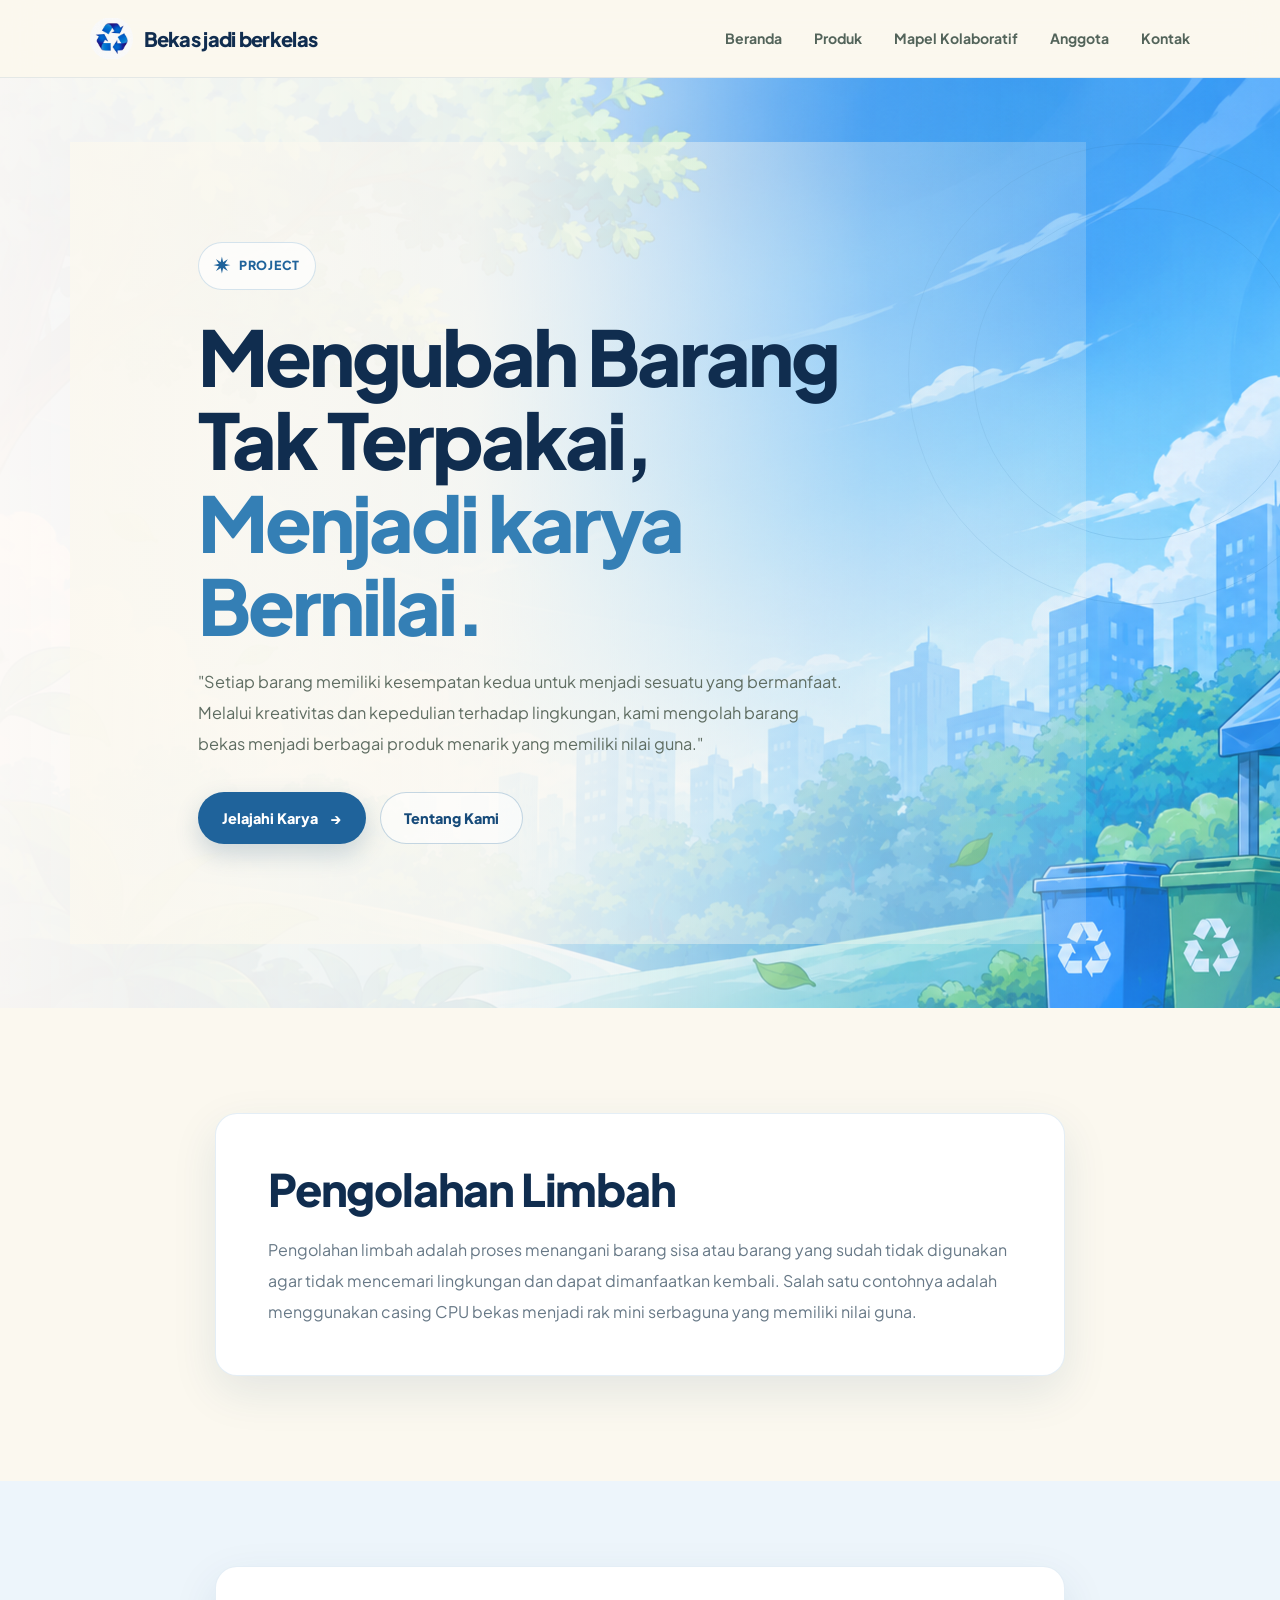
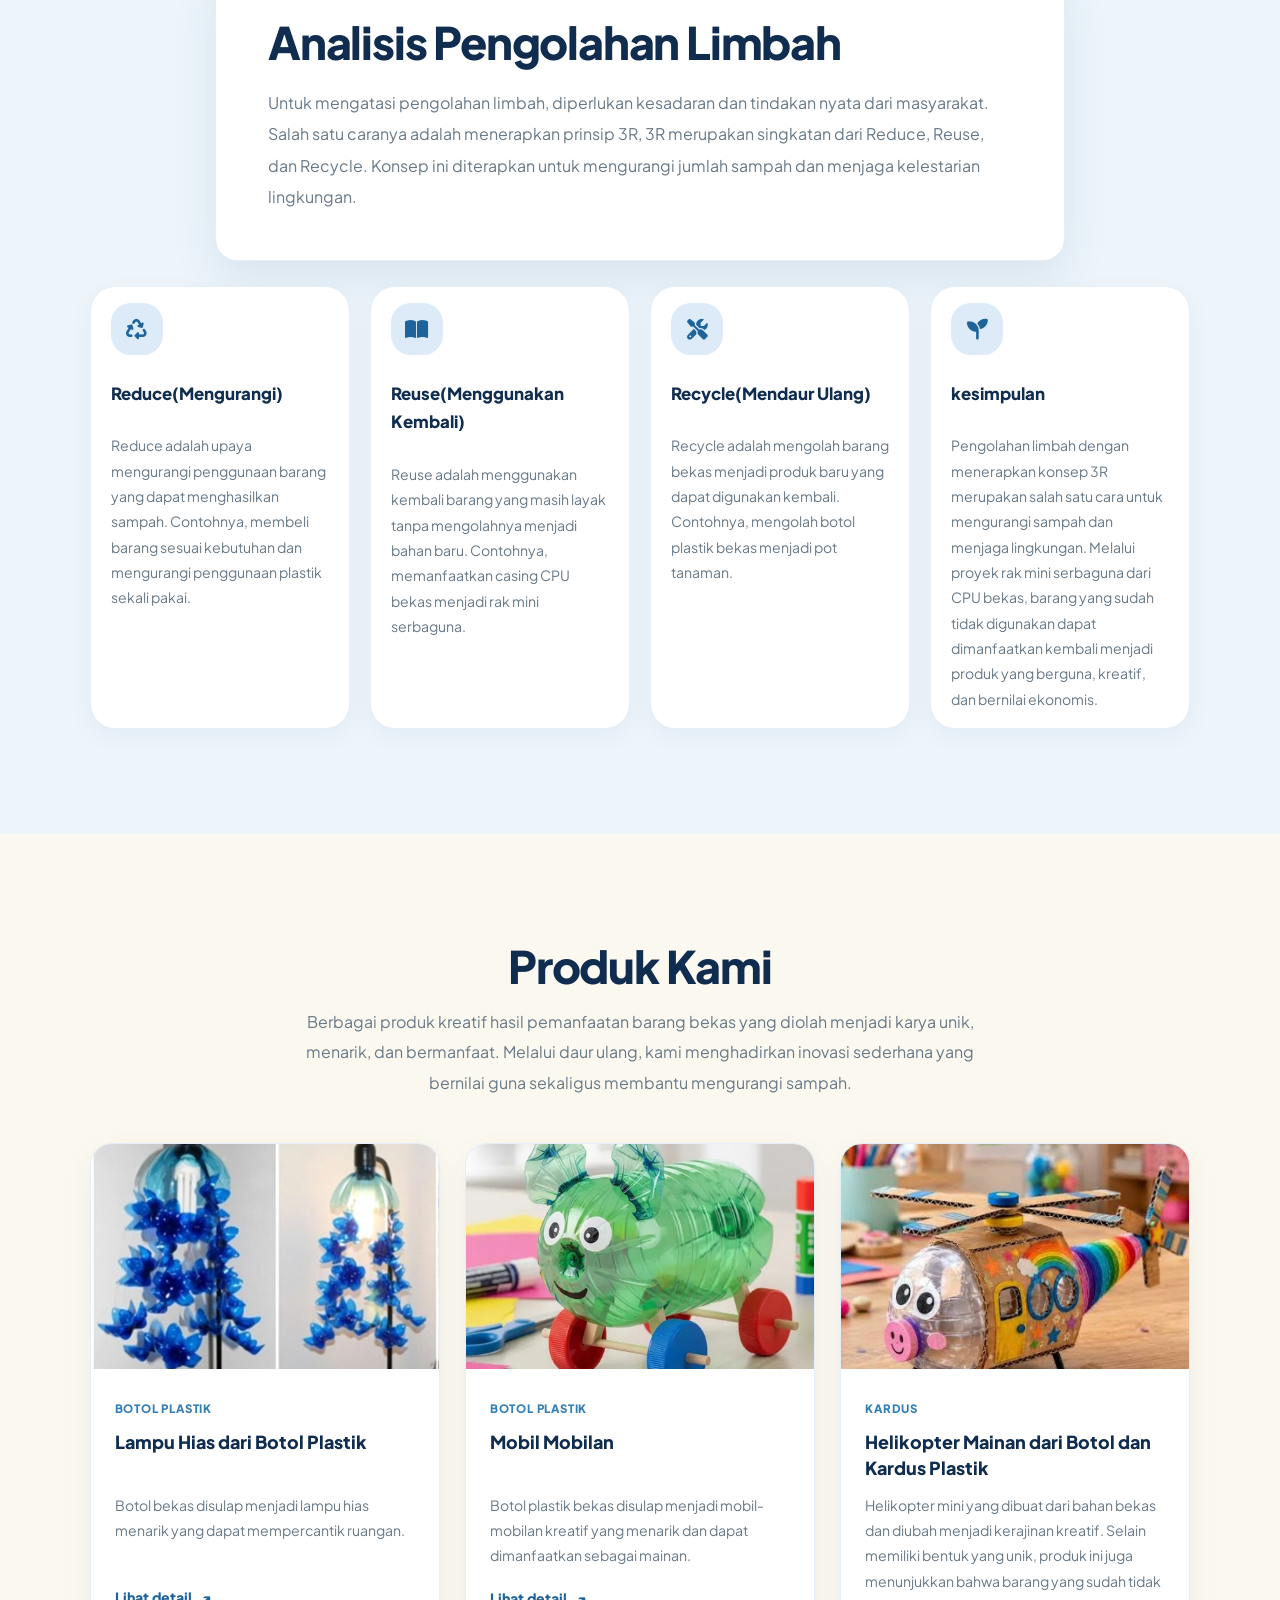
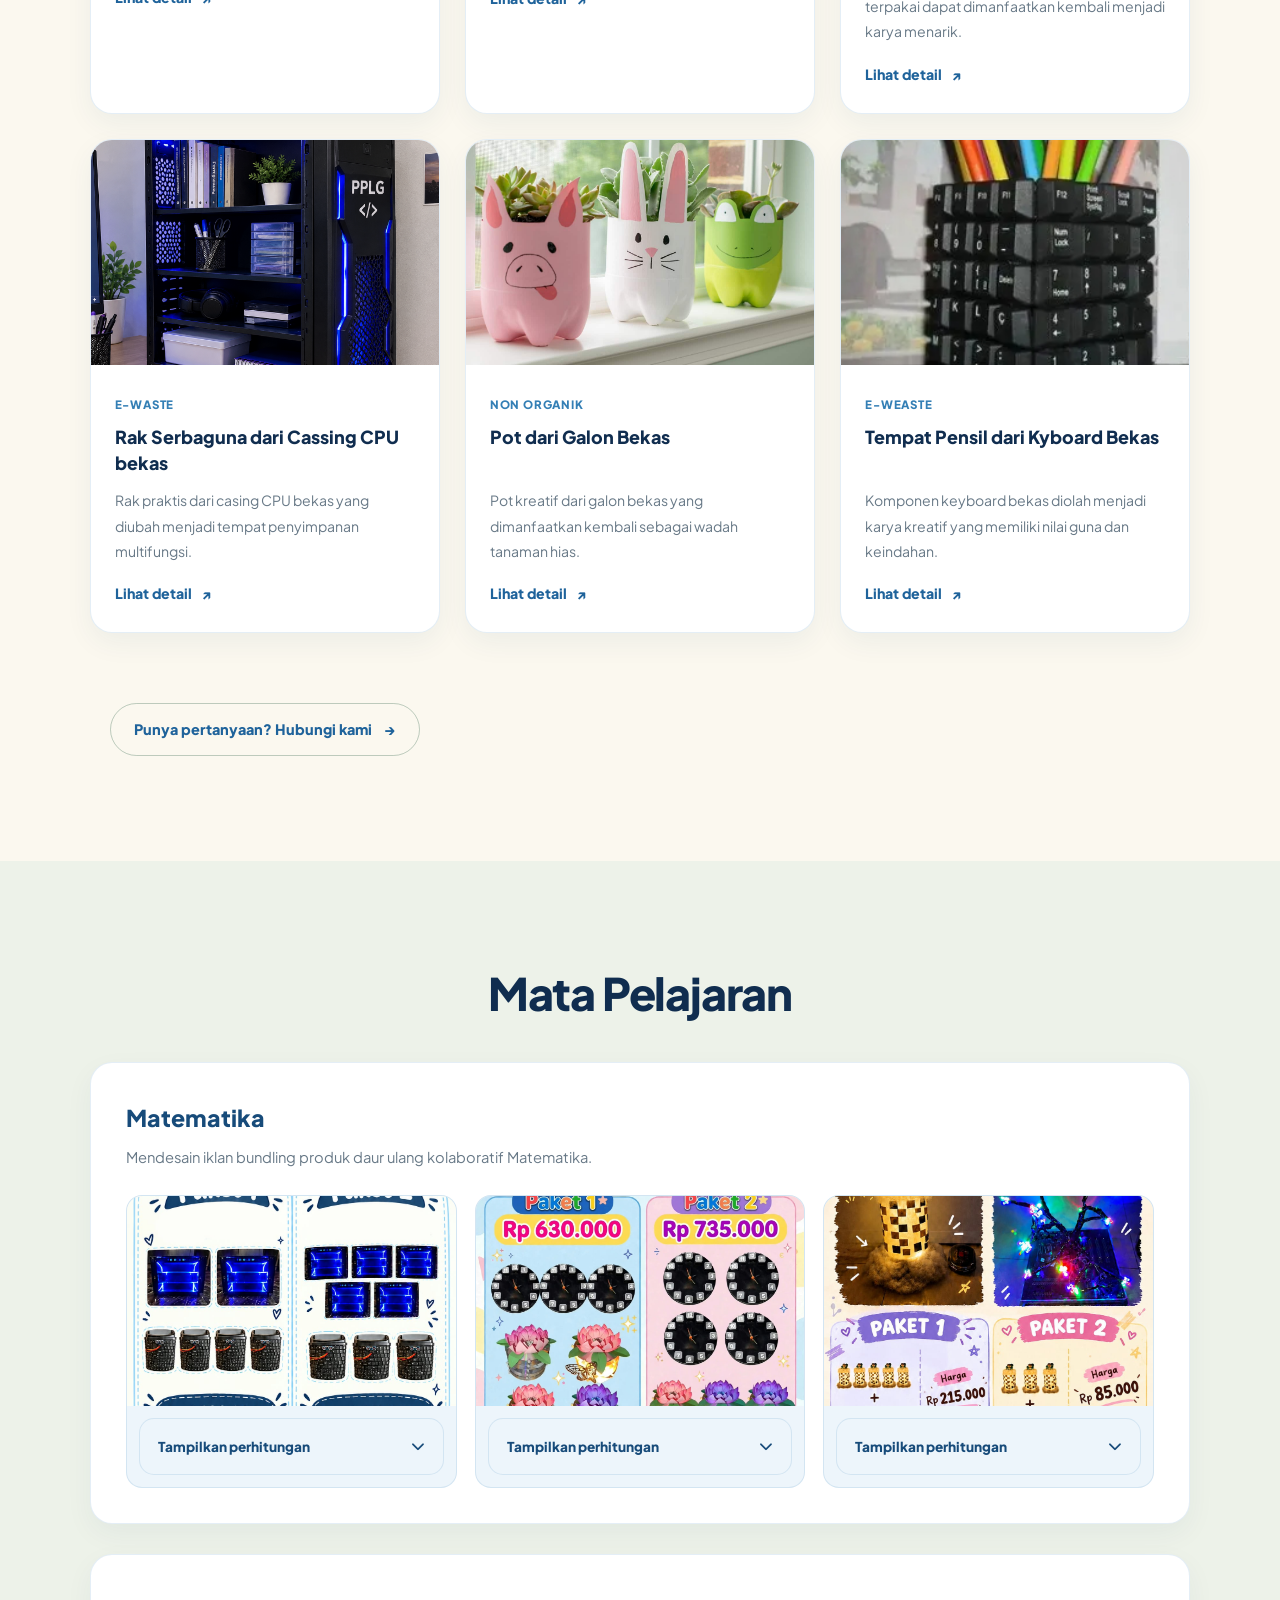
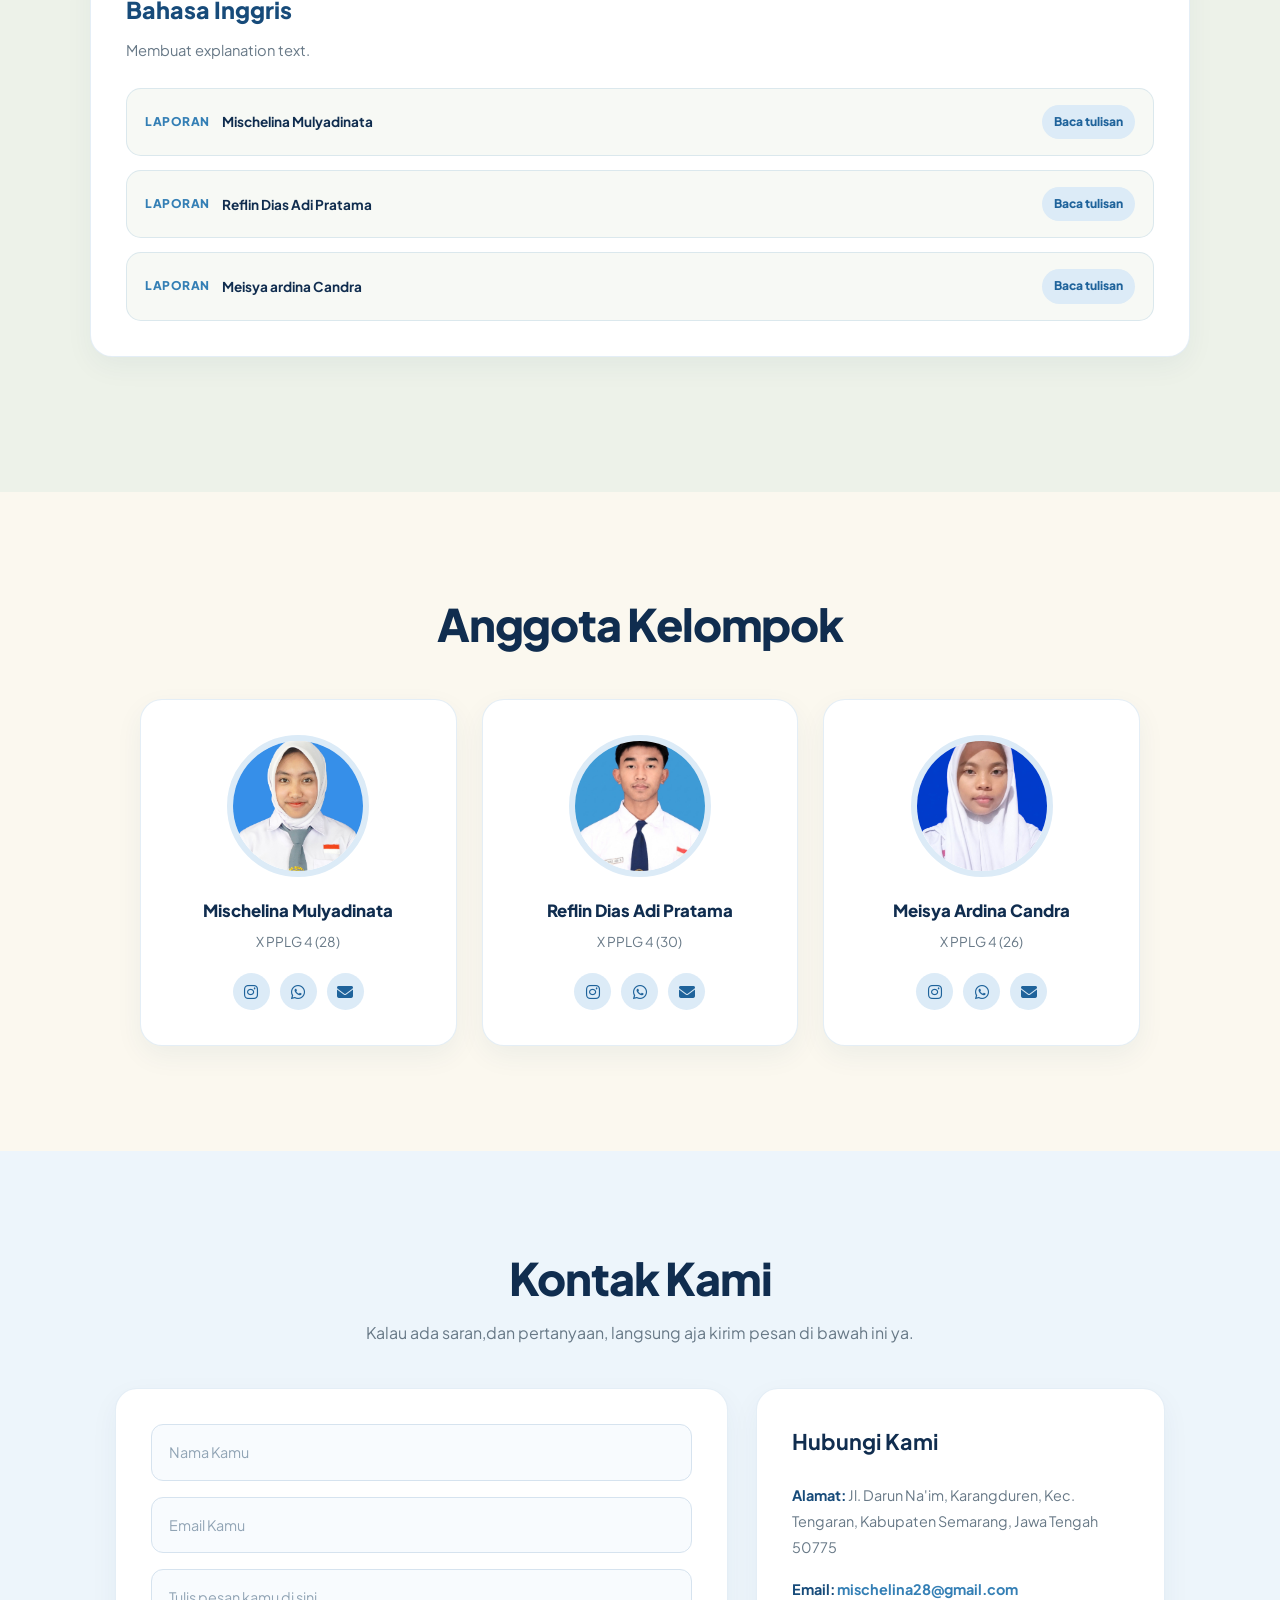
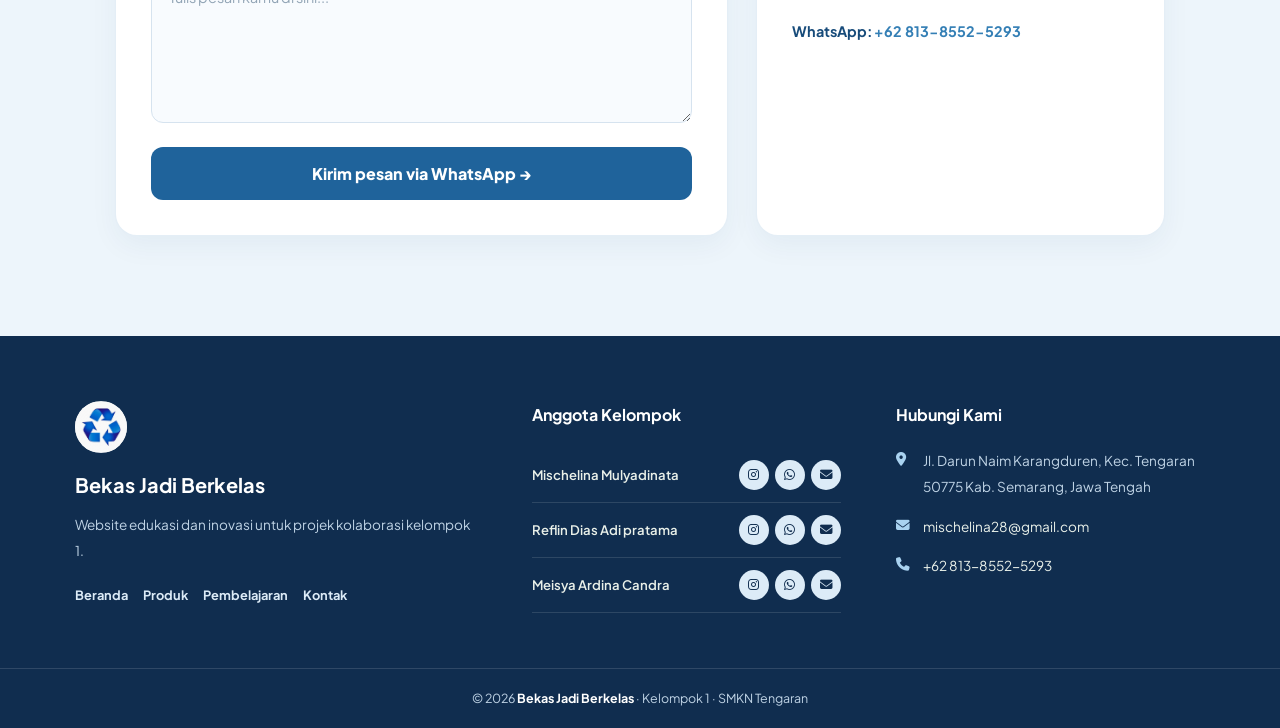
<file: index.html>
<!doctype html>
<html lang="id">
  <head>
    <meta charset="utf-8" />
    <meta name="viewport" content="width=device-width,initial-scale=1" />
    <title>Bekas Jadi Berkelas - Kelompok 1</title>
     <link rel="Stylesheet" href="style.css"/>
      <link rel="stylesheet" href="https://cdnjs.cloudflare.com/ajax/libs/font-awesome/6.5.0/css/all.min.css"/>
       <link rel="stylesheet" href="style.css" />
      <link rel="website icon" href="recycle logo.jpg" />
  </head>

  <body>
    <nav class="nav">
      <a class="logo" href="#home" aria-label="Bekas Jadi Berkelas, ke beranda">
        <img src="recycle logo.jpg" alt="Logo" class="logo-img" />
        <span>Bekas jadi berkelas</span>
      </a>

      <div class="nav-links">
        <a href="#home">Beranda</a>
        <a href="#produk">Produk</a>
        <a href="#mapel">Mapel Kolaboratif</a>
        <a href="#member-wo">Anggota</a>
        <a href="#contact">Kontak</a>
      </div>

      <button
        class="hamburger"
        id="hamburger"
        type="button"
        aria-label="Buka menu navigasi"
        aria-expanded="false"
        aria-controls="navDropdown"
      >
        <span></span>
        <span></span>
        <span></span>
      </button>

      <div class="nav-dropdown" id="navDropdown">
        <a href="#home">Beranda</a>
        <a href="#produk">Produk</a>
        <a href="#mapel">Mapel Kolaboratif</a>
        <a href="#member-wo">Anggota</a>
        <a href="#contact">Kontak</a>
      </div>
    </nav>

    <section class="hero" id="home">
      <header>
        <div class="hero-overlay">
          <div class="hero-text">
            <span class="hero-badge"
              ><span aria-hidden="true">&#10039;</span> Project</span>
            <h1>Mengubah Barang Tak Terpakai,<br /><span>Menjadi karya Bernilai.</span></h1>
            <p>
              "Setiap barang memiliki kesempatan kedua untuk menjadi sesuatu yang bermanfaat. Melalui kreativitas dan kepedulian terhadap lingkungan, kami mengolah barang bekas menjadi berbagai produk menarik yang memiliki nilai guna."
            </p>
            <div class="hero-actions">
              <a class="button button-primary" href="#produk"
                >Jelajahi Karya <span aria-hidden="true">&rarr;</span></a>
              <a class="button button-quiet" href="#about">Tentang Kami</a>
            </div>
          </div>
        </div>
      </header>
    </section> 

    <section class="main" id="about">
      <div class="content-left">
        <h2>Pengolahan Limbah</h2>
        <p>
          Pengolahan limbah adalah proses menangani barang sisa atau barang yang sudah tidak digunakan agar tidak mencemari lingkungan dan dapat dimanfaatkan kembali. Salah satu contohnya adalah menggunakan casing CPU bekas menjadi rak mini serbaguna yang memiliki nilai guna.
        </p>
      </div>
    </section>

    <section id="masalah">
      <div class="masalah">
        <div class="content-left">
          <h2>Analisis Pengolahan Limbah</h2>
          <p>
           Untuk mengatasi pengolahan limbah, diperlukan kesadaran dan tindakan nyata dari masyarakat. Salah satu caranya adalah menerapkan prinsip 3R, 3R merupakan singkatan dari Reduce, Reuse, dan Recycle. Konsep ini diterapkan untuk mengurangi jumlah sampah dan menjaga kelestarian lingkungan.
        </div>
        <div class="solusi-grid">
          <article class="solusi-card">
            <span class="solusi-icon"
              ><i class="fas fa-recycle" aria-hidden="true"></i
            ></span>
            <h3>Reduce(Mengurangi)</h3>
            <p>
              Reduce adalah upaya mengurangi penggunaan barang yang dapat menghasilkan sampah. Contohnya, membeli barang sesuai kebutuhan dan mengurangi penggunaan plastik sekali pakai.
            </p>
          </article>
          <article class="solusi-card">
            <span class="solusi-icon"
              ><i class="fas fa-book-open" aria-hidden="true"></i
            ></span>
            <h3>Reuse(Menggunakan Kembali)</h3>
            <p>
              Reuse adalah menggunakan kembali barang yang masih layak tanpa mengolahnya menjadi bahan baru. Contohnya, memanfaatkan casing CPU bekas menjadi rak mini serbaguna.
            </p>
          </article>
          <article class="solusi-card">
            <span class="solusi-icon"
              ><i class="fas fa-screwdriver-wrench" aria-hidden="true"></i
            ></span>
            <h3>Recycle(Mendaur Ulang)</h3>
            <p>
              Recycle adalah mengolah barang bekas menjadi produk baru yang dapat digunakan kembali. Contohnya, mengolah botol plastik bekas menjadi pot tanaman.
            </p>
          </article>
          <article class="solusi-card">
            <span class="solusi-icon"
              ><i class="fas fa-seedling" aria-hidden="true"></i
            ></span>
            <h3>kesimpulan</h3>
            <p>
               Pengolahan limbah dengan menerapkan konsep 3R merupakan salah satu cara untuk mengurangi sampah dan menjaga lingkungan. Melalui proyek rak mini serbaguna dari CPU bekas, barang yang sudah tidak digunakan dapat dimanfaatkan kembali menjadi produk yang berguna, kreatif, dan bernilai ekonomis.
            </p>
          </article>
        </div>
      </div>
    </section>

    <section class="produk" id="produk">
      <div class="produk-header">
        <h2>Produk Kami</h2>
        <p class="section-intro">
            Berbagai produk kreatif hasil pemanfaatan barang bekas yang diolah menjadi karya unik, menarik, dan bermanfaat. Melalui daur ulang, kami menghadirkan inovasi sederhana yang bernilai guna sekaligus membantu mengurangi sampah.
        </p>
      </div>

      <div class="product-grid" id="productGrid">
        <div class="card">
          <a
            class="product-image"
            href="lampu.html"
            aria-label="Lihat detail produk">
            <img src="lampu hias.jpg" alt="Lampu Hias" /></a>
          <div class="card-content">
            <span class="product-category">Botol Plastik</span>
            <h3>Lampu Hias dari Botol Plastik</h3>
            <p>
              Botol bekas disulap menjadi lampu hias menarik yang dapat mempercantik ruangan. 
            </p>
            <a class="product-action" href="lampu.html"
              >Lihat detail <span aria-hidden="true">&#8599;</span></a
            >
          </div>
        </div>

        <div class="card">
          <a
            class="product-image"
            href="mobil mobilan hijau/index.html"
            aria-label="Lihat detail Mobil Mainan"
            ><img src="mobil mobilan hijau.jpeg" alt="mobil"/></a>
          <div class="card-content">
            <span class="product-category">Botol Plastik</span>
            <h3>Mobil Mobilan</h3>
            <p>
              Botol plastik bekas disulap menjadi mobil-mobilan kreatif yang menarik dan dapat dimanfaatkan sebagai mainan.
            </p>
            <a class="product-action" href="mobil.html"
              >Lihat detail <span aria-hidden="true">&#8599;</span></a
            >
          </div>
        </div>

        <div class="card">
          <a
            class="product-image"
            href="helikopter/index.html"
            aria-label="Lihat detail Helikopter Mainan"
          >
            <img src="helikopter.jpg" alt="Boneka kain flanel"
          /></a>
          <div class="card-content">
            <span class="product-category">Kardus</span>
            <h3>Helikopter Mainan dari Botol dan Kardus Plastik</h3>
            <p>
             Helikopter mini yang dibuat dari bahan bekas dan diubah menjadi kerajinan kreatif. Selain memiliki bentuk yang unik, produk ini juga menunjukkan bahwa barang yang sudah tidak terpakai dapat dimanfaatkan kembali menjadi karya menarik.
            </p>
            <a class="product-action" href="heli.html"
              >Lihat detail <span aria-hidden="true">&#8599;</span></a
            >
          </div>
        </div>

        <div class="card">
          <a
            class="product-image"
            href="rakcpu/index.html"
            aria-label="Lihat detail Rak Serbaguna dari Casing CPU bekas">
            <img
              src="pc ai.png"
              alt="Rak Serbaguna dari Cassing CPU bekas"/></a>
          <div class="card-content">
            <span class="product-category">E-Waste</span>
            <h3>Rak Serbaguna dari Cassing CPU bekas</h3>
            <p>
             Rak praktis dari casing CPU bekas yang diubah menjadi tempat penyimpanan multifungsi.
            </p>
            <a class="product-action" href="cpu.html"
              >Lihat detail <span aria-hidden="true">&#8599;</span></a>
          </div>
        </div>

        <div class="card">
          <a
            class="product-image"
            href="pot/index.html"
            aria-label="Lihat Detail Pot dari Galon Bekas">
            <img src="pot dari galon bekas.jpg" alt="Pot"/></a>
          <div class="card-content">
            <span class="product-category">Non Organik</span>
            <h3>Pot dari Galon Bekas</h3>
            <p>
              Pot kreatif dari galon bekas yang dimanfaatkan kembali sebagai wadah tanaman hias.
            </p>
            <a class="product-action" href="pot.html"
              >Lihat detail <span aria-hidden="true">&#8599;</span></a>
          </div>
        </div>
        
        <div class="card">
          <a
            class="product-image"
            href="tempat pensil/index.html"
            aria-label="Lihat Detail Tempat Pensil">
            <img src="tempat pensil dari kyboard.jpeg" alt="Tempat Pensil dari Keyboard Bekas"/></a>
          <div class="card-content">
            <span class="product-category">E-weaste</span>
            <h3>Tempat Pensil dari Kyboard Bekas</h3>
            <p>
              Komponen keyboard bekas diolah menjadi karya kreatif yang memiliki nilai guna dan keindahan.
            </p>
            <a class="product-action" href="pensil.html"
              >Lihat detail <span aria-hidden="true">&#8599;</span></a>
          </div>
        </div>

      <a class="button button-outline product-contact" href="#contact"
        >Punya pertanyaan? Hubungi kami
        <span aria-hidden="true">&rarr;</span></a
      >
    </section>

    <section id="mapel">
      <h2 class="section-title">Mata Pelajaran</h2>
      <div class="mapel-block">
        <h3 class="mapel-name">Matematika</h3>
        <p>
          Mendesain iklan bundling produk daur ulang kolaboratif Matematika.
        </p>
        <div class="math-gallery">
          <div class="math-card">
            <img
              src="yaya.jpeg"
              alt="Iklan paket bundling dengan variabel pot dari kyboard dan ecoclock"
            />
            <details class="rumus formula-details">
              <summary>
                <span>Tampilkan perhitungan</span
                ><i class="fas fa-chevron-down" aria-hidden="true"></i>
              </summary>
              <div class="formula-content">
                <p class="formula-label">Misalkan</p>
                <div class="formula-box">
                  <span>x = Rak serbaguna dari Cassing CPU bekas</span><span>y = Tempat Sampah Pintar</span>
                </div>
                <p class="formula-label">Persamaan paket</p>
                <div class="equation-list">
                  <code>2x + 4y = 1.100.000</code
                  ><code>5x + 3y = 1.420.000</code>
                </div>
                <p class="formula-label">Penyelesaian menggunakan metode campuran </p>
                <ol class="solution-list">
                  <li> 
                    <strong>Gunakan metode eliminasi</strong> <br>
                    Kurangkan kedua persamaan untuk memper oleh y: <br>
                    <strong>2x + 4y = 1.100.000</strong>. <strong>Dengan 5x + 3y = 1.420.000 </strong>
                    diperoleh <strong>y = 170.000</strong>.
                  </li>
                  <li>
                    <strong>Lalu gunakan substitusi : </strong> <br>
                    masukan nilai y ke persamaan 1: <br>
                    <strong>2x + 4y = 1.100.000</strong> <br>
                    <strong>2x + 4(190.000) = 1.100.000</strong> <br>
                    <strong>2x + 760.000 = 1.100.000</strong> <br>
                    <strong>2x = 1.100.000 - 760.000</strong> <br>
                    <strong>x = 170.000</strong> <br>
                  </li>
                </ol>
                <p class="formula-result">
                  Kesimpulan <br>
                  Harga 1 Rak serbaguna dari cassing CPU bekas = Rp170.000
                  Harga 1 Tampat sampah pintar = Rp190.000 
                </p>

              </div>
            </details>
          </div>
          <div class="math-card">
            <img
              src="reflin.jpeg"
              alt="Iklan paket bundling  Keysound Clock dan Ecoclock "/>
              <details class="rumus formula-details">
              <summary>
                <span>Tampilkan perhitungan</span
                ><i class="fas fa-chevron-down" aria-hidden="true"></i>
              </summary>
              <div class="formula-content">
                <p class="formula-label">Misalkan</p>
                <div class="formula-box">
                  <span>x = harga 1 Keysound Clock</span><span>y = harga 1 EcoLotus Lamp</span>
                </div>
                <p class="formula-label">Persamaan paket</p>
                <div class="equation-list">
                  <code>3x + 4y = 630.000</code
                  ><code>4x + 3y = 735.000</code>
                </div>
                <p class="formula-label">Penyelesaian menggunakan metode campuran </p>
                <ol class="solution-list">
                  <li> 
                    <strong>Gunakan metode eliminasi</strong> <br>
                    Kurangkan kedua persamaan untuk memperoleh nilai x: <br>
                    <strong>3x + 4y = 630.000</strong>. <strong>Dengan 4x + 3y = 735.000 </strong>
                    diperoleh <strong>x = 150.000</strong>.
                  </li>
                  <li>
                    <strong>Lalu gunakan substitusi : </strong> <br>
                    masukan nilai x ke persamaan 1: <br>
                    <strong>3x + 4y = 630.000</strong> <br>
                    <strong>3(150.000) + 4y = 630.000</strong> <br>
                    <strong>450.000 + 4y = 630.000</strong> <br>
                    <strong>4y = 630.000 - 450.000</strong> <br>
                    <strong>x = 180.000 : 4</strong> <br>
                    <strong>x = 45.000</strong> <br>
                  </li>
                </ol>
                <p class="formula-result">
                  Kesimpulan <br>
                  Dari kegiatan ini saya menyimpulkan bahwa SPLDV sangat berguna untuk menentukan harga satuan produk secara tepat dan adil. Dengan membuat sistem persamaan dari data yang ada di iklan, saya bisa menemukan bahwa harga 1 Keysound Clock adalah Rp150.000 dan harga 1 EcoLotus Lamp adalah Rp45.000.
                </p>
              </div>
            </details>

          </div>
          <div class="math-card">
            <img
              src="meisya.jpeg"
              alt="Iklan paket bundling keylight dan reglow tree"/>
              <details class="rumus formula-details">
              <summary>
                <span>Tampilkan perhitungan</span
                ><i class="fas fa-chevron-down" aria-hidden="true"></i>
              </summary>
              <div class="formula-content">
                <p class="formula-label">Misalkan</p>
                <div class="formula-box">
                  <span>x = harga dari 1 Keylight</span><span>y = harga dari 1 Reglow Tree</span>
                </div>
                <p class="formula-label">Persamaan paket</p>
                <div class="equation-list">
                  <code>5x + 7y = 215.000</code
                  ><code>3x + 2y = 85.000</code>
                </div>
                <p class="formula-label">Penyelesaian menggunakan metode campuran </p>
                <ol class="solution-list">
                  <li> 
                    <strong>Gunakan metode eliminasi</strong> <br>
                    Kurangkan kedua persamaan untuk memper oleh y: <br>
                    <strong>5x + 7y = 215.000</strong>. <strong>Dengan 3x + 2y = 85.000 </strong>
                    diperoleh <strong>x = 15.000</strong>.
                  </li>
                  <li>
                    <strong>Lalu gunakan substitusi : </strong> <br>
                    masukan nilai y ke persamaan 1: <br>
                    <strong>3x + 2y = 85.000</strong> <br>
                    <strong>3(15.000) + 2y = 85.000</strong> <br>
                    <strong>45.000+ 2y = 1.100.000</strong> <br>
                    <strong>2y = 40.000</strong> <br>
                    <strong>y = 20.000</strong> <br>
                  </li>
                </ol>
                <p class="formula-result">
                  Kesimpulan <br>
                 Jadi,Harga 1 Keylight adalah RP.15.000 dan
                  Harga 1 Reglow Tree adalah RP.20.000  
                </p>

              </div>
            </details>
          </div>
        </div>
      </div>

      <div class="mapel-block">
        <h3 class="mapel-name">Bahasa Inggris</h3>
        <p>Membuat explanation text.</p>
        <details class="article-details">
          <summary>
            <span>Laporan</span><strong>Mischelina Mulyadinata</strong><span class="article-toggle">Baca tulisan</span>
          </summary>
          <div class="article-body">
            <h1>How an Unused CPU Case Is Transformed into a Multipurpose Shelf</h1>
            <p>
              Electronic waste is one of the environmental problems caused by the rapid development of technology. Many electronic devices, such as computers, keyboards, monitors, and CPU cases, are no longer used because they are damaged or replaced with newer products. As a result, electronic waste continues to increase and can cause environmental problems if it is not managed properly. However, some electronic components still contain materials that can be reused to create new products. One creative way to reduce electronic waste is by transforming an unused computer CPU case into a multipurpose shelf. This project shows that discarded electronic materials can be turned into useful, attractive, and valuable products. It also encourages people to be more creative in managing waste.
            </p>
            <p>
               The transformation process begins by preparing an unused computer CPU case and other necessary materials. The materials include a CPU case, PVC boards, spray paint, LED lights, bolts, stickers, and sandpaper. First, the CPU case is checked to make sure that it is suitable for reuse. Any unnecessary electronic components inside the case are removed carefully. After that, the case is cleaned to remove dust, dirt, and other unwanted materials. The surface is then sanded to make it smoother and easier to paint. Next, spray paint is applied to the outside of the CPU case to make it look cleaner and more attractive. The paint must be allowed to dry completely before continuing to the next step. This preparation is important because it improves the appearance of the CPU case and makes it ready to be transformed into a new product.
            </p>
            <p>
              After the preparation process is completed, the CPU case is transformed into a multipurpose shelf. The empty space inside the case is arranged and modified to create several storage levels. Additional materials, such as PVC boards and bolts, are used to make the shelf more functional and stable. First, the PVC boards are measured and prepared according to the size of the CPU case. Then, the boards are placed inside the case to create separate storage sections. Bolts are used to strengthen the structure and keep the shelf parts in place. After the main structure is finished, LED lights are installed as decorative lighting, and stickers can be added to make the product more attractive. Finally, every part is checked to ensure that the shelf is properly assembled, strong, and stable. Through these steps, an unused CPU case becomes a completely new product with a different function.
            <p>
              As a result, an unused computer CPU case is transformed into a multipurpose shelf that has both functional and aesthetic value. The shelf can be used to store books, stationery, small decorations, accessories, and other items. Besides helping people organize their belongings, the product can also be used as a room or desk decoration. Its unique design makes it different from ordinary shelves because it is made from reused electronic materials. This project provides several environmental benefits because it reduces electronic waste and gives old materials a second purpose. It also teaches the importance of the 3R principle, especially reuse, which means using materials again instead of throwing them away. Furthermore, this activity develops creativity, teamwork, and awareness of environmental problems. Therefore, transforming an unused CPU case into a multipurpose shelf is a simple but meaningful way to support waste management and create a cleaner environment. 
            </p>
          </div>
        </details>

        <details class="article-details">
         <summary>
            <span>Laporan</span><strong>Reflin Dias Adi Pratama</strong><span class="article-toggle">Baca tulisan</span>
          </summary>
          <div class="article-body">

            <h1>How an Unused CPU Case Is Transformed into a Multipurpose Shelf</h1>
            
            <p>
              Electronic waste has become a major global challenge due to the rapid cycle of technological upgrades. Every year, millions of computer components, monitors, and CPU casings are discarded because they are considered outdated or broken. When ignored, this accumulation of e-waste heavily damages our ecosystems. However, with a touch of resourcefulness, many of these durable materials can be upcycled instead of thrown away. Transforming a discarded computer tower into a functional storage shelf is an excellent way to reduce waste. This project shows how standard tech scraps can be redesigned into stylish, high-value furniture, encouraging society to adopt a more eco-conscious lifestyle.
            </p>

            <p>
              The remodeling journey begins with collecting an old CPU casing and gathering essential assembly tools. First, the metal frame must be thoroughly checked and completely gutted of any lingering internal electronic parts. Next, the chassis is wiped down to eliminate accumulated dust, grease, and industrial residues. The metal surface is then sanded smooth to ensure proper adhesion for the new finish. Following this preparation, a fresh layer of protective spray paint is applied to the exterior to give it a modern, clean appearance. It is crucial to let the paint dry completely before moving forward, as this base layer guarantees a premium look for the final product.
            </p>

            <p>
              Once the outer frame is fully prepared, the CPU casing is systematically rebuilt into a multi-tiered organizer. The open interior space is carefully measured to plan out distinct storage compartments. Custom-cut wooden panels or PVC sheets, along with a few sturdy screws, are used to build the internal shelving levels. These shelves are securely mounted inside the frame to maximize stability and weight capacity. After the main physical structure is set, custom vinyl wraps or LED strip lights can be added to enhance its visual appeal. Finally, a thorough safety check ensures every joint is locked in place, completing the transition from a piece of junk into a robust household organizer.
            </p>

            <p>
              Ultimately, this DIY project successfully turns an old computer chassis into an aesthetic, highly practical shelving unit. This customized piece can be used to hold books, display collectibles, or organize desk stationery seamlessly. Its distinct industrial look sets it apart from mass-produced furniture, serving as a great conversation starter in any room. Beyond its immediate utility, the project provides significant ecological benefits by preventing non-biodegradable waste from entering landfills. It serves as a real-world example of circular economy principles, proving that sustainability and creative design can go hand in hand to create a greener environment.
            </p>
          </div>
        </details>

        <details class="article-details">
          <summary>
            <span>Laporan</span><strong>Meisya ardina Candra</strong
            ><span class="article-toggle">Baca tulisan</span>
          </summary>
          <div class="article-body">

            <h1>How an Old CPU Case Is Transformed into a Mini Shelf</h1>

           <p>
              Electronic waste is one of the environmental problems caused by the rapid development of technology. Old CPU cases are often discarded when they are damaged or no longer needed. However, these cases still contain materials that can be reused. One creative way to manage this waste is by transforming an old CPU case into a mini shelf. This transformation shows how electronic waste can become a useful product.
            </p>

            <p>
             The transformation begins by preparing an unused CPU case. The electronic components inside the case are removed carefully. The remaining case is then cleaned to remove dust and dirt. After that, the case is adjusted and prepared to become the main structure of the mini shelf.
            </p>

            <p>
              The CPU case is modified by adding small, strong shelves. These shelves are arranged and attached inside the case to create storage spaces. The surface is decorated with LED lights to make it more attractive. Once all parts are firmly attached, the CPU case becomes a complete mini shelf.
            </p>
            
            <p>
             As a result, an old CPU case is transformed into a useful and attractive mini shelf. It can be used to store small items, books, or decorations. This transformation reduces electronic waste and encourages people to reuse old materials. Therefore, recycling an old CPU case into a mini shelf is a creative way to support a more sustainable environment.
            </p>
          </div>
        </details>
      </div>
    </section>

    <section class="team" id="member-wo">
      <h2>Anggota Kelompok</h2>
      <div class="team-container">
        <div class="member">
          <img
            src="foto misel.jpeg"
            alt="nama, anggota kelompok"
          />
          <h3>Mischelina Mulyadinata</h3>
          <p>X PPLG 4 (28)</p>
          <div class="icons">
            <a
              href="https://www.instagram.com/micellinnaaa?psln=MWdoaTIzdjlydWNjMg=="
              target="_blank"
              rel="noopener noreferrer"
              aria-label="Instagram"
              ><i class="fab fa-instagram"></i
            ></a>
            <a
              href="https://wa.me/081385525293"
              target="_blank"
              rel="noopener noreferrer"
              aria-label="WhatsApp"
              ><i class="fab fa-whatsapp"></i
            ></a>
            <a
              href="mailto:mischelina28@gmail.com"
              aria-label="Kirim email"
              ><i class="fas fa-envelope"></i
            ></a>
          </div>
        </div>

        <div class="member">
          <img
            src="foto rfelin.jpeg"
            alt="Reflin Dias Adi Pratama, anggota kelompok"
          />
          <h3>Reflin Dias Adi Pratama</h3>
          <p>X PPLG 4 (30)</p>
          <div class="icons">
            <a
              href="https://www.instagram.com/scc_flinzz?xtok=MXh5c3AzODBvb2xjMg=="
              target="_blank"
              rel="noopener noreferrer"
              aria-label="Instagram"
              ><i class="fab fa-instagram"></i
            ></a>
            <a
              href="https://wa.me/085640459715"
              target="_blank"
              rel="noopener noreferrer"
              aria-label="WhatsApp"
              ><i class="fab fa-whatsapp"></i
            ></a>
            <a href="mailto:reflindias2@gmail.com" aria-label="Kirim email"
              ><i class="fas fa-envelope"></i
            ></a>
          </div>
        </div>

        <div class="member">
          <img
            src="foto meisya.jpeg"
            alt="nama, anggota kelompok"
          />
          <h3>Meisya Ardina Candra</h3>
          <p>X PPLG 4 (26)</p>
          <div class="icons">
            <a
              href="https://www.instagram.com/matchaenak611?rpxt=bTVxeGw5YnZxZGgz"
              target="_blank"
              rel="noopener noreferrer"
              aria-label="Instagram"
              ><i class="fab fa-instagram"></i
            ></a>
            <a
              href="https://wa.me/085729947326"
              target="_blank"
              rel="noopener noreferrer"
              aria-label="WhatsApp"
              ><i class="fab fa-whatsapp"></i
            ></a>
            <a
              href="mailto:meisya.p26095@satamail.my.id"
              aria-label="Kirim email"
              ><i class="fas fa-envelope"></i
            ></a>
          </div>
        </div>
      </div>
    </section>

    <section class="contact" id="contact">
      <h2>Kontak Kami</h2>
      <p>
        Kalau ada saran,dan pertanyaan, langsung aja kirim pesan di bawah ini
        ya.
      </p>

      <div class="contact-container">
        <form class="contact-form" id="waForm">
          <div class="form-group">
            <label class="sr-only" for="nama">Nama kamu</label>
            <input
              type="text"
              id="nama"
              name="nama"
              autocomplete="name"
              placeholder="Nama Kamu"
              required
            />
          </div>
          <div class="form-group">
            <label class="sr-only" for="email">Email kamu</label>
            <input
              type="email"
              id="email"
              name="email"
              autocomplete="email"
              placeholder="Email Kamu"
              required
            />
          </div>
          <div class="form-group">
            <label class="sr-only" for="pesan">Pesan kamu</label>
            <textarea
              id="pesan"
              name="pesan"
              rows="5"
              placeholder="Tulis pesan kamu di sini..."
              required
            ></textarea>
          </div>
          <button type="submit" class="send-btn">
            Kirim pesan via WhatsApp <span aria-hidden="true">&rarr;</span>
          </button>
        </form>

        <div class="contact-info">
          <h3>Hubungi Kami</h3>
          <p>
            <strong>Alamat:</strong> Jl. Darun Na'im, Karangduren, Kec.
            Tengaran, Kabupaten Semarang, Jawa Tengah 50775
          </p>
          <p><strong>Email:</strong>
            <a 
              href="mailto:mischelina28@gmail.com">
            mischelina28@gmail.com</a>
          </p>
          <p>
            <strong>WhatsApp:</strong>
            <a
              href="https://wa.me/081385525293"
              target="_blank"
              rel="noopener noreferrer"
              aria-label="WhatsApp"
              >+62 813-8552-5293</a
            >
          </p>
        </div>
      </div>
    </section>

    <footer class="footer">
      <div class="footer-container">
        <div class="footer-brand">
          <img src="recycle logo.jpg" alt="Logo" class="footer-logo" />
          <h3>Bekas Jadi Berkelas</h3>
          <p>
            Website edukasi dan inovasi untuk projek kolaborasi kelompok 1.
          </p>
          <nav class="footer-nav" aria-label="Navigasi footer">
            <a href="#home">Beranda</a>
            <a href="#produk">Produk</a>
            <a href="#mapel">Pembelajaran</a>
            <a href="#contact">Kontak</a>
          </nav>
        </div>

        <div class="footer-team">
          <h4>Anggota Kelompok</h4>
          <div class="member-footer">
            <h5>Mischelina Mulyadinata</h5>
            <div class="social-icons">
              <a
                href="https://www.instagram.com/micellinnaaa?psln=MWdoaTIzdjlydWNjMg=="
                target="_blank"
                rel="noopener noreferrer"
                aria-label="Instagram"
                ><i class="fab fa-instagram"></i></a>
              <a
                href="https://wa.me/081385525293"
                target="_blank"
                rel="noopener noreferrer"
                aria-label="WhatsApp"
                ><i class="fab fa-whatsapp"></i
              ></a>
              <a
                href="mailto:mischelina28@gmail.co"
                aria-label="Kirim email"
                ><i class="fas fa-envelope"></i
              ></a>
            </div>
          </div>

          <div class="member-footer">
            <h5>Reflin Dias Adi pratama</h5>
            <div class="social-icons">
              <a
                href="https://www.instagram.com/scc_flinzz?xtok=MXh5c3AzODBvb2xjMg=="
                target="_blank"
                rel="noopener noreferrer"
                aria-label="Instagram"
                ><i class="fab fa-instagram"></i
              ></a>
              <a
                href="https://wa.me/085640459715"
                target="_blank"
                rel="noopener noreferrer"
                aria-label="WhatsApp"
                ><i class="fab fa-whatsapp"></i
              ></a>
              <a href="mailto:reflindias2@gmail.com" aria-label="Kirim email"><i class="fas fa-envelope"></i>
              </a>
            </div>
          </div>

          <div class="member-footer">
            <h5>Meisya Ardina Candra</h5>
            <div class="social-icons">
              <a
                href="https://www.instagram.com/matchaenak611?rpxt=bTVxeGw5YnZxZGgz"
                target="_blank"
                rel="noopener noreferrer"
                aria-label="Instagram"
                ><i class="fab fa-instagram"></i
              ></a>
              <a
                href="https://wa.me/085729947326"
                target="_blank"
                rel="noopener noreferrer"
                aria-label="WhatsApp"
                ><i class="fab fa-whatsapp"></i
              ></a>
              <a
                href="mailto:meisya.p26095@satamail.my.id"
                aria-label="Kirim email"
                ><i class="fas fa-envelope"></i
              ></a>
            </div>
          </div>
        </div>

        <div class="footer-contact">
          <h4>Hubungi Kami</h4>
          <p>
            <i class="fas fa-map-marker-alt"></i>Jl. Darun Naim Karangduren,
            Kec. Tengaran 50775 Kab. Semarang, Jawa Tengah
          </p>
          <p>
            <i class="fas fa-envelope"></i
            ><a href="mailto:mischelina28@gmail.com">mischelina28@gmail.com</a>
          </p>
          <p>
            <i class="fas fa-phone"></i
            ><a href="https://wa.me/081385525293">+62 813-8552-5293</a>
          </p>
        </div>
      </div>

      <div class="footer-bottom">
        <p>
          © 2026 <strong>Bekas Jadi Berkelas</strong> · Kelompok 1 · SMKN Tengaran
        </p>
      </div>
    </footer>

    <div
      class="lightbox"
      id="imageLightbox"
      role="dialog"
      aria-modal="true"
      aria-label="Pratinjau gambar"
      hidden
    >
      <div class="lightbox-dialog">
        <button
          class="lightbox-close"
          type="button"
          aria-label="Tutup pratinjau"
        >
          &times;
        </button>
        <img class="lightbox-image" alt="" />
      </div>
    </div>

  </body>
</html>
</file>
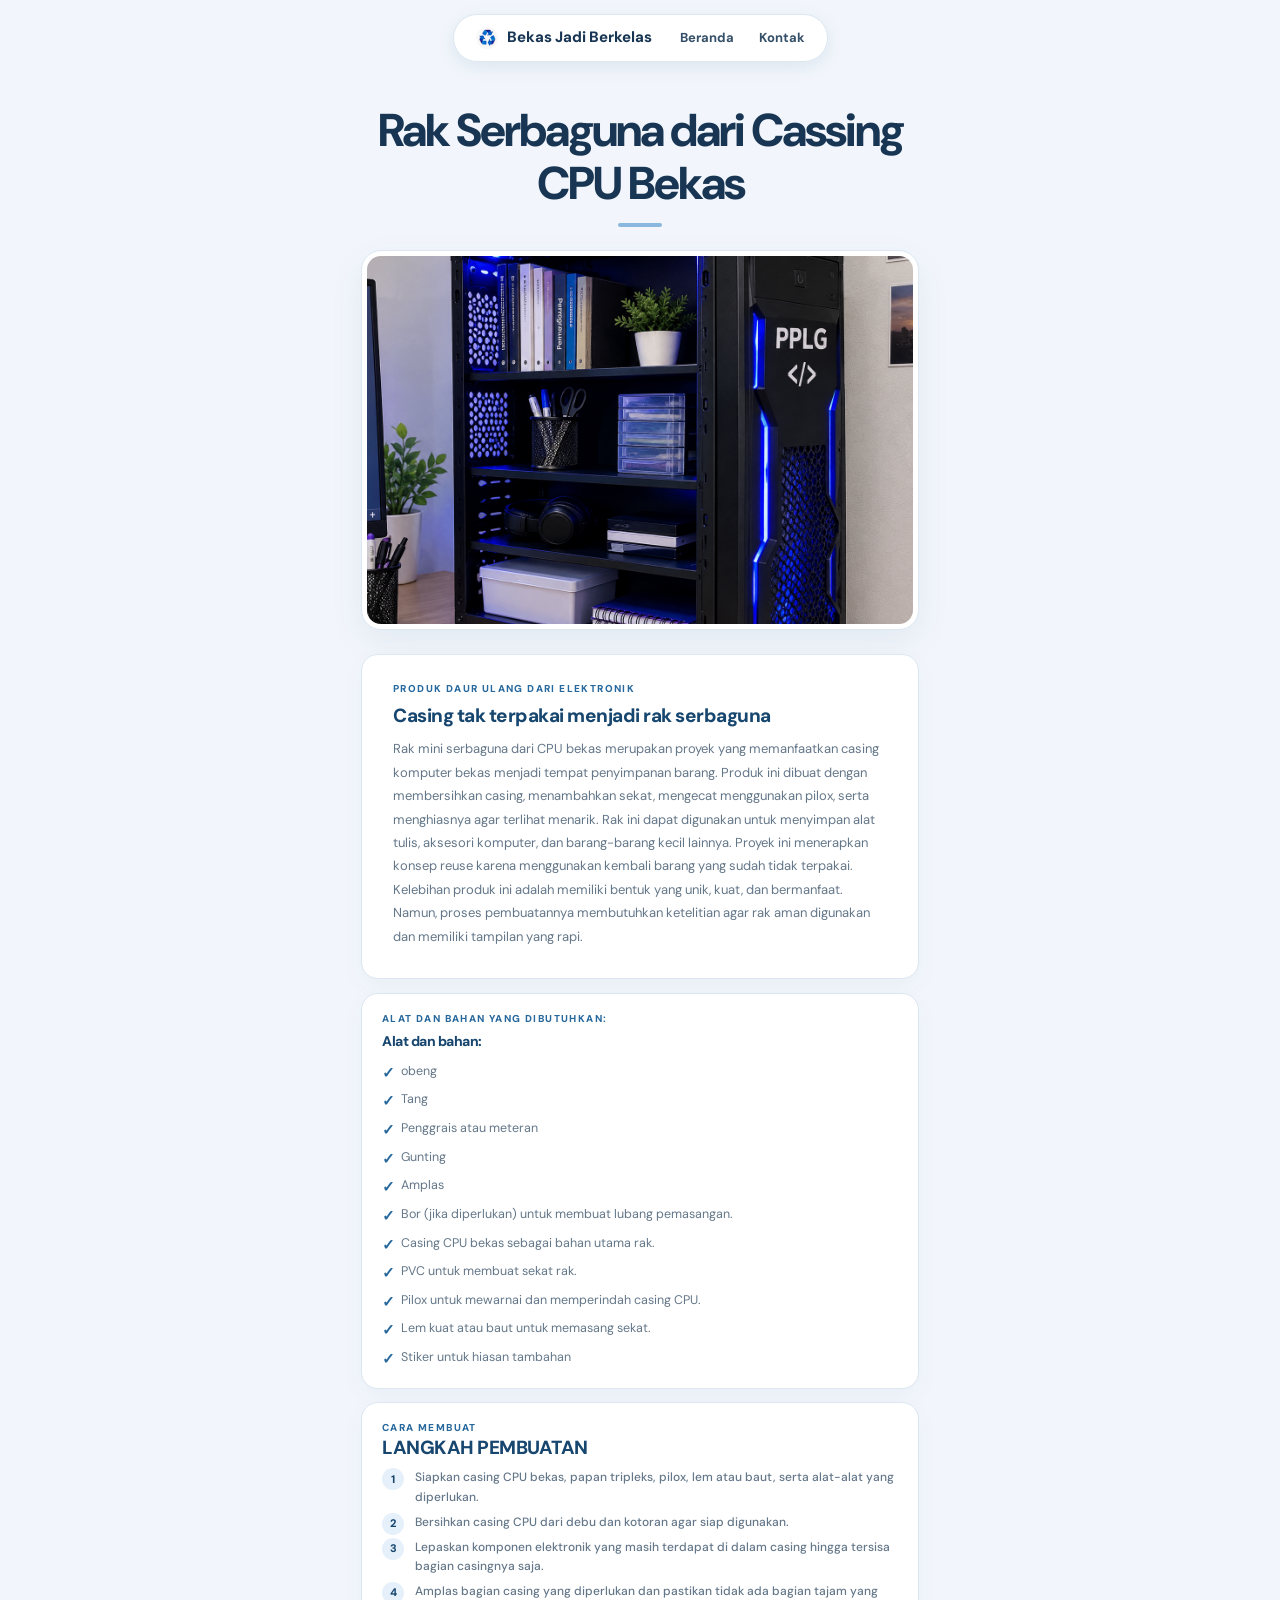
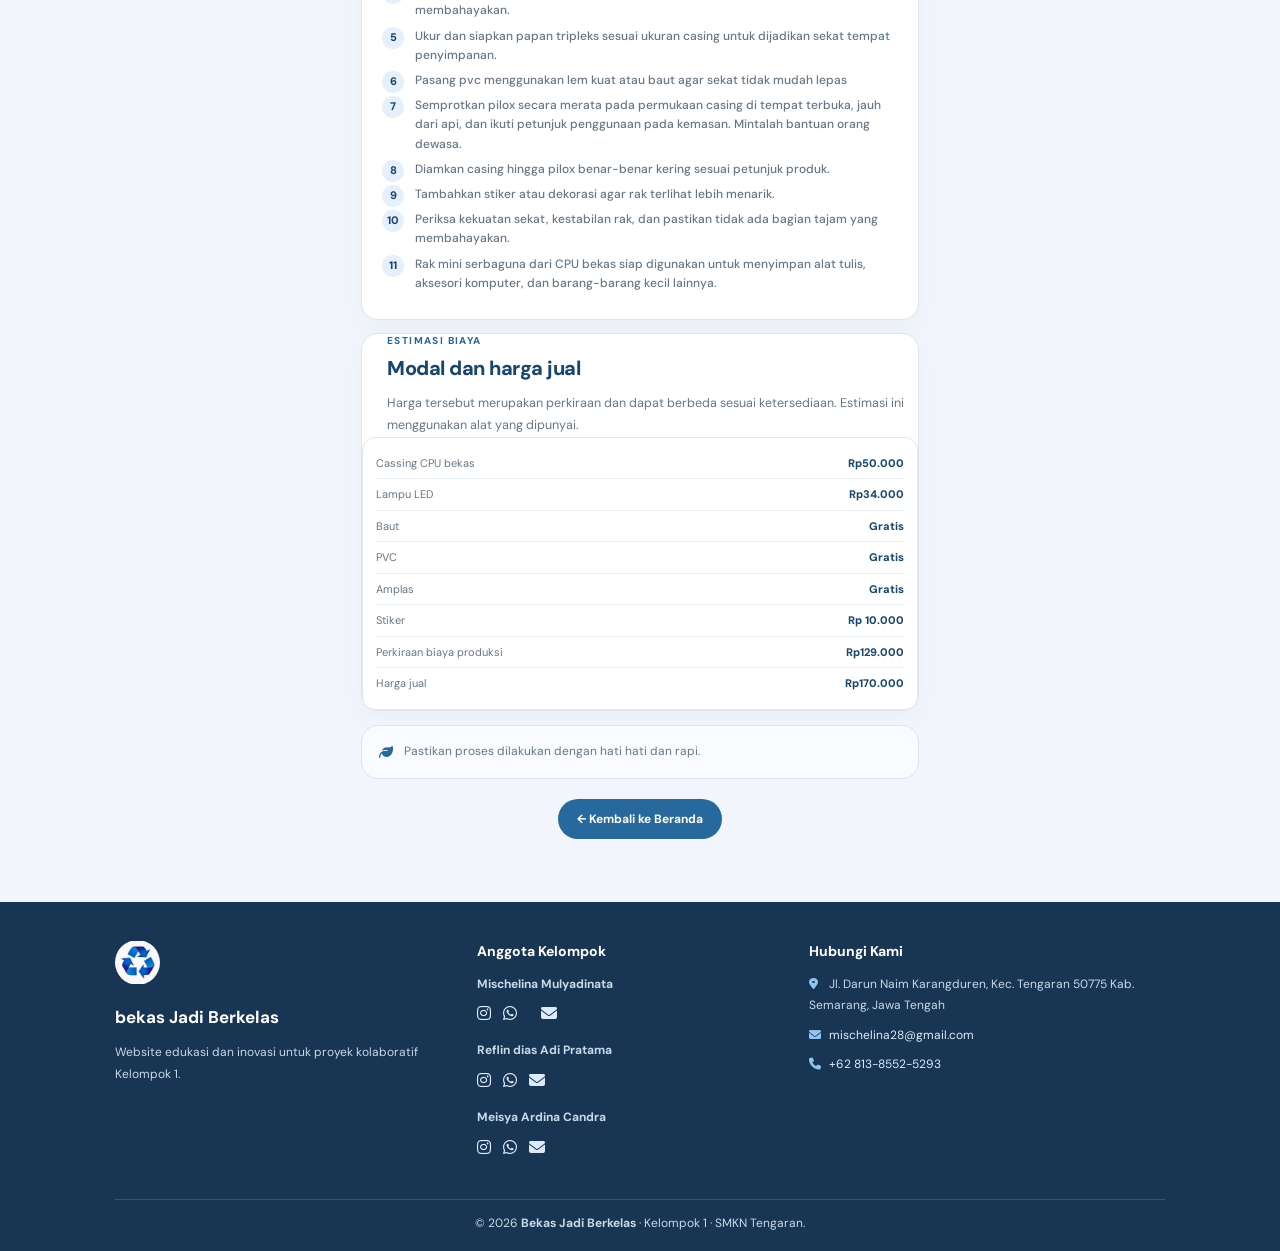
<file: cpu.html>
<!DOCTYPE html>
<html lang="id">
<head>
  <meta charset="UTF-8">
  <meta name="viewport" content="width=device-width, initial-scale=1.0">
  <meta http-equiv="X-UA-Compatible" content="ie=edge">
   <link rel="stylesheet" href="https://cdnjs.cloudflare.com/ajax/libs/font-awesome/6.5.0/css/all.min.css">
  <link rel="stylesheet" href="cpu.css">
  <title>Produk Jam Motherboard</title>
  <link rel="stylesheet" href="pc ai.png">
  <link rel="stylesheet" href="cpu.css">
</head>
<body>
   <nav class="nav">
    <div class="logo">
      <img src="recycle logo.jpg" alt="Logo" class="logo-img">
      <div style="font-size:15px" onclick="window.location.href='index.html'">Bekas Jadi Berkelas</div>
    </div>

    <div class="nav-links">
      <a href="index.html">Beranda</a>
      <a href="#kontak">Kontak</a>
    </div>

    <div class="hamburger" id="hamburger">
      <span></span>
      <span></span>
      <span></span>
    </div>

    <div class="nav-dropdown" id="navDropdown">
      <a href="index.html">Beranda</a>
      <a href="#kontak">Kontak</a>
    </div>
  </nav>

    <div class="container">
    <h1 class="title">Rak Serbaguna dari Cassing CPU Bekas</h1>
    <img src="pc ai.png" class="pc-img" alt="Rak Serbaguna dari Cassing CPU Bekas">
    <main class="product-content">
      <section class="pc-intro"><span class="pc-eyebrow">Produk Daur Ulang dari Elektronik</span>
        <h2>Casing tak terpakai menjadi rak serbaguna</h2>
        <p>
         Rak mini serbaguna dari CPU bekas merupakan proyek yang memanfaatkan casing komputer bekas menjadi tempat penyimpanan barang. Produk ini dibuat dengan membersihkan casing, menambahkan sekat, mengecat menggunakan pilox, serta menghiasnya agar terlihat menarik. Rak ini dapat digunakan untuk menyimpan alat tulis, aksesori komputer, dan barang-barang kecil lainnya. Proyek ini menerapkan konsep reuse karena menggunakan kembali barang yang sudah tidak terpakai. Kelebihan produk ini adalah memiliki bentuk yang unik, kuat, dan bermanfaat. Namun, proses pembuatannya membutuhkan ketelitian agar rak aman digunakan dan memiliki tampilan yang rapi.
        </p>
      </section>
      <div class="pc-grid">
        <section class="pc-card">
          <span class="pc-eyebrow">Alat dan bahan yang dibutuhkan:</span>
            <h2>Alat dan bahan:</h2>
                <ul class="pc-list">
                    <li>obeng</li>
                    <li>Tang</li>
                    <li>Penggrais atau meteran</li>
                    <li>Gunting </li>
                    <li>Amplas</li>
                    <li>Bor (jika diperlukan) untuk membuat lubang pemasangan.</li>
                    <li>Casing CPU bekas sebagai bahan utama rak.</li>
                    <li>PVC untuk membuat sekat rak.</li>
                    <li>Pilox untuk mewarnai dan memperindah casing CPU.</li>
                    <li>Lem kuat atau baut untuk memasang sekat.</li>
                    <li>Stiker untuk hiasan tambahan</li>
             </ul>
        </section>
      <section class="pc-card">
        <span class="pc-eyebrow">Cara membuat<span>
          <h2>Langkah pembuatan</h2>
        <ol class="pc-list numbered">
             <li>Siapkan casing CPU bekas, papan tripleks, pilox, lem atau baut, serta alat-alat yang diperlukan.</li>
             <li>Bersihkan casing CPU dari debu dan kotoran agar siap digunakan.</li>
             <li>Lepaskan komponen elektronik yang masih terdapat di dalam casing hingga tersisa bagian casingnya saja.</li>
             <li>Amplas bagian casing yang diperlukan dan pastikan tidak ada bagian tajam yang membahayakan.</li>
             <li>Ukur dan siapkan papan tripleks sesuai ukuran casing untuk dijadikan sekat tempat penyimpanan.</li>
             <li>Pasang pvc menggunakan lem kuat atau baut agar sekat tidak mudah lepas</li>
             <li>Semprotkan pilox secara merata pada permukaan casing di tempat terbuka, jauh dari api, dan ikuti petunjuk penggunaan pada kemasan. Mintalah bantuan orang dewasa.</li>
             <li>Diamkan casing hingga pilox benar-benar kering sesuai petunjuk produk.</li>
             <li>Tambahkan stiker atau dekorasi agar rak terlihat lebih menarik.</li>
             <li>Periksa kekuatan sekat, kestabilan rak, dan pastikan tidak ada bagian tajam yang membahayakan.</li>
             <li>Rak mini serbaguna dari CPU bekas siap digunakan untuk menyimpan alat tulis, aksesori komputer, dan barang-barang kecil lainnya.</li>
        </ol>
      </section>
      <section class="pc-price">
        <div>
          <span class="pc-eyebrow">Estimasi biaya</span>
          <h2>Modal dan harga jual</h2>
            <p>Harga tersebut merupakan perkiraan dan dapat berbeda sesuai ketersediaan. Estimasi ini menggunakan alat yang dipunyai.</p>
        </div>
        <dl>
          <div>
            <dt>Cassing CPU bekas</dt>
            <dd>Rp50.000</dd>
          </div>
          <div>
            <dt>Lampu LED</dt>
            <dd>Rp34.000</dd>
          </div>
          <div>
            <dt>Baut</dt>
            <dd>Gratis</dd>
          </div>
          <div>
            <dt>PVC</dt>
            <dd>Gratis</dd>
          </div>
          <div>
            <dt>Amplas</dt>
            <dd>Gratis</dd>
          </div>
          <div>
            <dt>Stiker</dt>
            <dd>Rp 10.000</dd>
          </div>
          <div>
            <dt>Perkiraan biaya produksi</dt>
            <dd>Rp129.000</dd>
          </div>
          <div>
            <dt>Harga jual</dt>
            <dd>Rp170.000</dd>
          </div>
        </dl>
        </div>
      </section>
      <aside class="pc-takeaway"><i class="fas fa-leaf" aria-hidden="true"></i><p>Pastikan proses dilakukan dengan hati hati dan rapi.</p></aside>
    </main>
    <a href="index.html" class="btn-back pc-back">← Kembali ke Beranda</a>
  </div>
  
  <footer class="footer">
  <div class="footer-container">
    <div class="footer-brand">
      <img src="recycle logo.jpg" alt="Logo" class="footer-logo">
      <h3>bekas Jadi Berkelas</h3>
      <p>Website edukasi dan inovasi untuk proyek kolaboratif Kelompok 1.</p>
    </div>

    <div class="footer-team">
      <h4>Anggota Kelompok</h4>
      <div class="member-footer">
        <h5>Mischelina Mulyadinata</h5>
        <div class="social-icons">
          <a href="https://www.instagram.com/micellinnaaa?psln=MWdoaTIzdjlydWNjMg==" target="_blank" rel="noopener noreferrer" aria-label="Instagram"><i class="fab fa-instagram"></i></a>
          <a href="https://wa.me/081385525293" target="_blank" rel="noopener noreferrer" aria-label="WhatsApp"><i class="fab fa-whatsapp"></i><a>
          <a href="mailto:mischelina28@gmail.com" aria-label="Kirim email"><i class="fas fa-envelope"></i></a>
        </div>
      </div>

      <div class="member-footer">
        <h5>Reflin dias Adi Pratama</h5>
        <div class="social-icons">
          <a href="https://www.instagram.com/scc_flinzz?xtok=MXh5c3AzODBvb2xjMg==" target="_blank" rel="noopener noreferrer" aria-label="Instagram"><i class="fab fa-instagram"></i></a>
          <a href="https://wa.me/085640459715" target="_blank" rel="noopener noreferrer" aria-label="WhatsApp"><i class="fab fa-whatsapp"></i></a>
          <a href="mailto:reflindias2@gmail.com" aria-label="Kirim email"><i class="fas fa-envelope"></i></a>
        </div>
      </div>

      <div class="member-footer">
        <h5>Meisya Ardina Candra</h5>
        <div class="social-icons">
          <a href="https://www.instagram.com/matchaenak611?rpxt=bTVxeGw5YnZxZGgz" target="_blank" rel="noopener noreferrer" aria-label="Instagram"><i class="fab fa-instagram"></i></a>
          <a href="https://wa.me/085729947326" target="_blank" rel="noopener noreferrer" aria-label="WhatsApp"><i class="fab fa-whatsapp"></i></a>
          <a href="mailto:meisya.p26095@satamail.my.id" aria-label="Kirim email"><i class="fas fa-envelope"></i></a>
        </div>
      </div>
    </div>

    <div class="footer-contact" id="kontak">
      <h4>Hubungi Kami</h4>
      <p><i class="fas fa-map-marker-alt"></i>Jl. Darun Naim Karangduren, Kec. Tengaran 50775 Kab. Semarang, Jawa Tengah</p>
      <p><i class="fas fa-envelope"></i><a href="mailto:mischelina28@gmail.com">mischelina28@gmail.com</a></p>
      <p><i class="fas fa-phone"></i><a href="https://wa.me/081385525293" target="_blank" rel="noopener noreferrer">+62 813-8552-5293</a></p>
    </div>
  </div>
  
  <div class="footer-bottom"><p>© 2026 <strong>Bekas Jadi Berkelas</strong> · Kelompok 1 · SMKN Tengaran.</p></div>
</footer>
 </body>
</html>
</file>
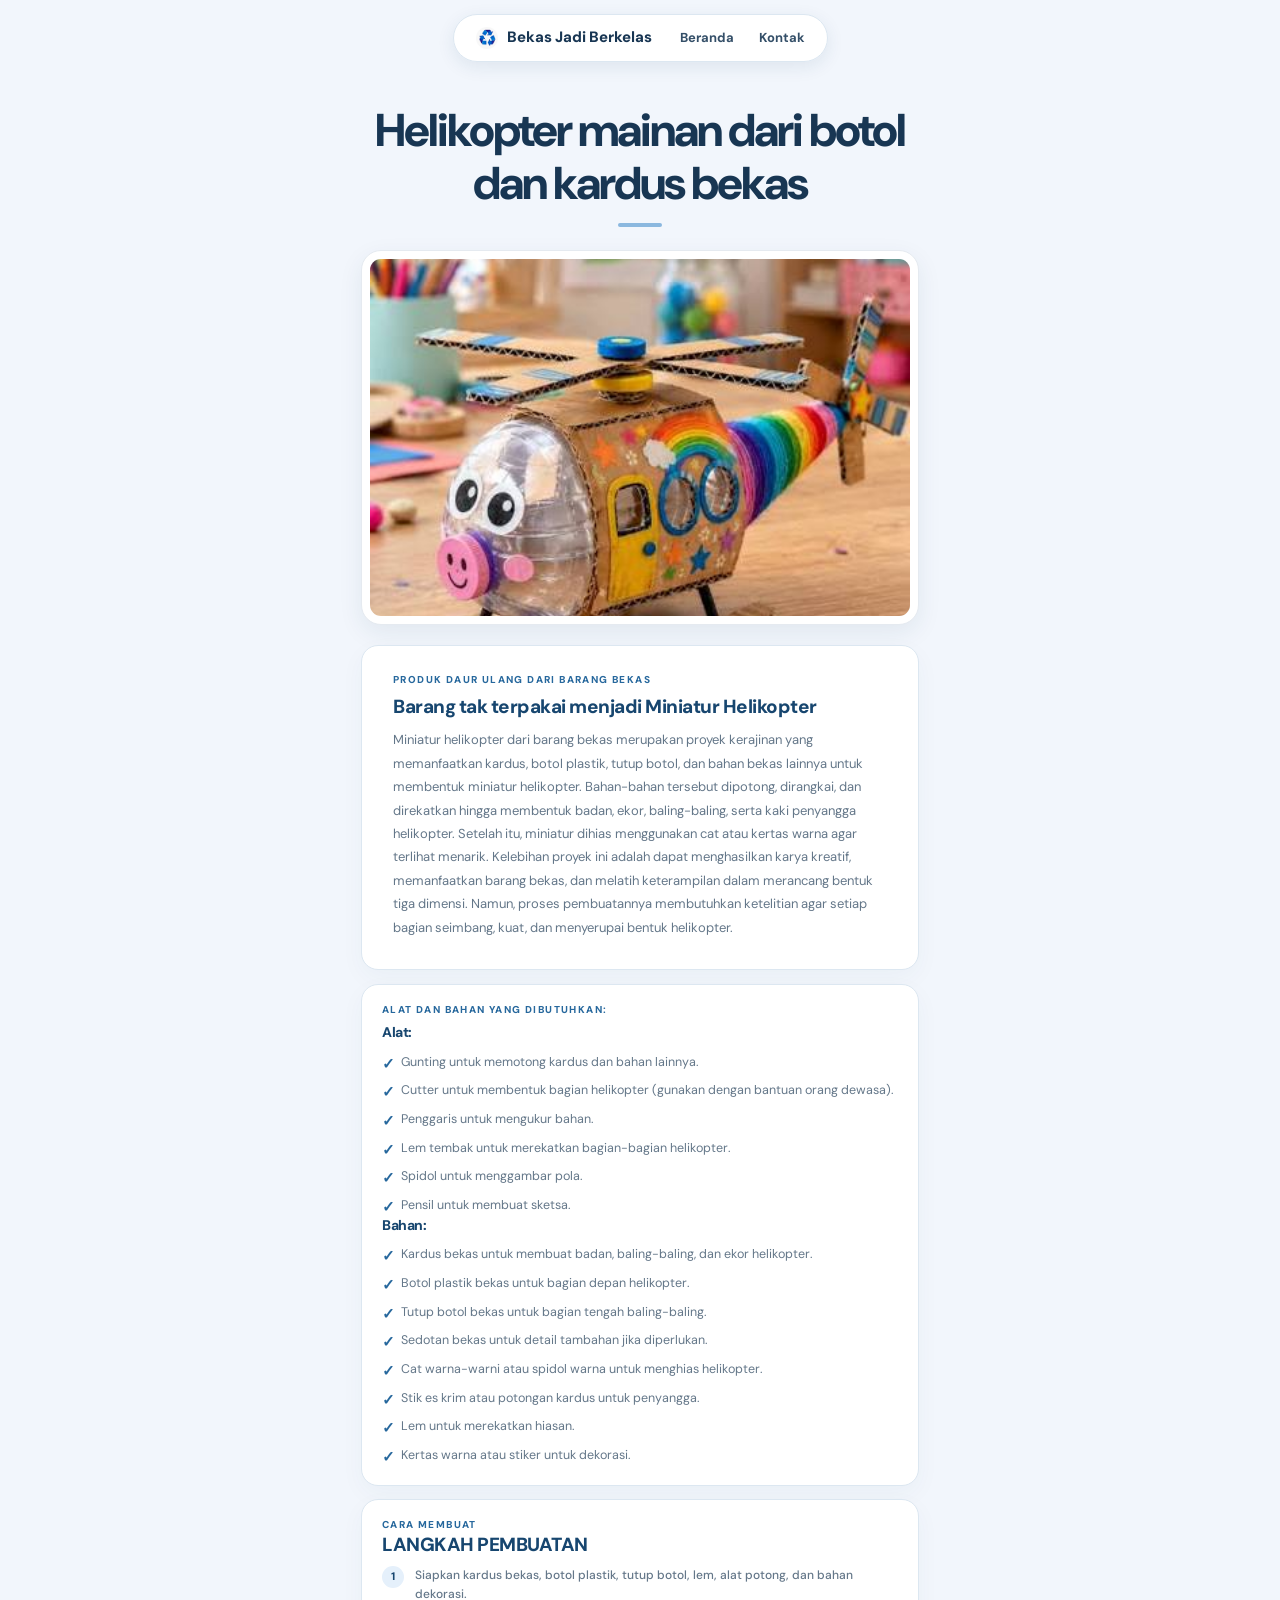
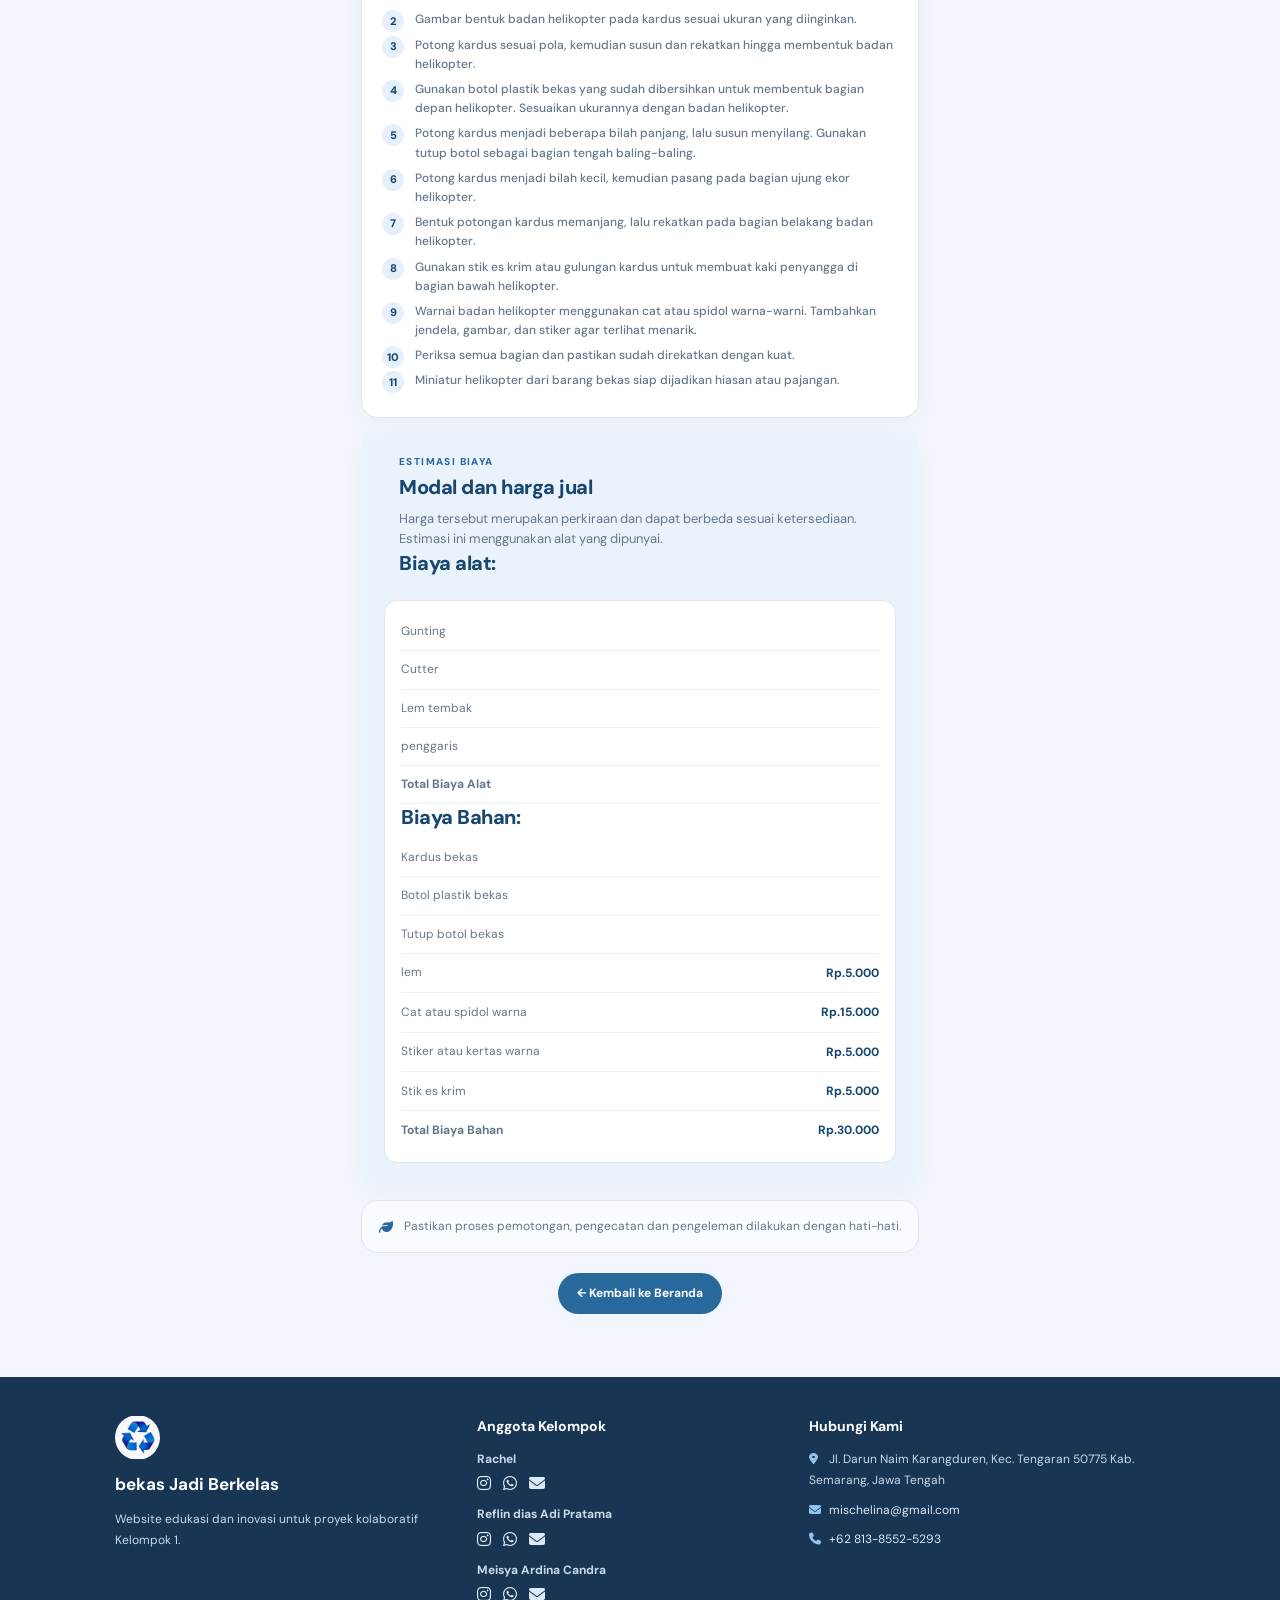
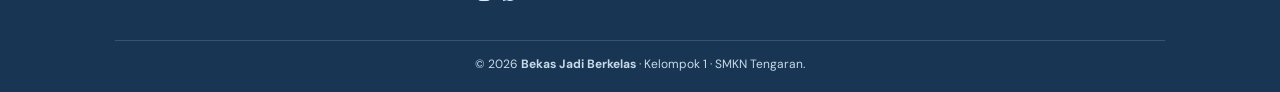
<file: heli.html>
<DOCTYPE html>
<html lang="id">
<head>
  <meta charset="UTF-8">
  <meta name="viewport" content="width=device-width, initial-scale=1.0">
  <meta http-equiv="X-UA-Compatible" content="ie=edge">
   <link rel="stylesheet" href="https://cdnjs.cloudflare.com/ajax/libs/font-awesome/6.5.0/css/all.min.css">
  <link rel="stylesheet" href="heli.css">
  <title>Helikopter Mainan</title>
  <link rel="stylesheet" href="helikopter.jpg">
  <link rel="stylesheet" href="heli.css">
</head>
<body>
   <nav class="nav">
    <div class="logo">
      <img src="recycle logo.jpg" alt="Logo" class="logo-img">
      <div style="font-size:15px" onclick="window.location.href='index.html'">Bekas Jadi Berkelas</div>
    </div>

    <div class="nav-links">
      <a href="index.html">Beranda</a>
      <a href="#kontak">Kontak</a>
    </div>

    <div class="hamburger" id="hamburger">
      <span></span>
      <span></span>
      <span></span>
    </div>

    <div class="nav-dropdown" id="navDropdown">
      <a href="index.html">Beranda</a>
      <a href="#kontak">Kontak</a>
    </div>
  </nav>

    <div class="container">
    <h1 class="title">Helikopter mainan dari botol dan kardus bekas</h1>
    <img src="helikopter.jpg" class="heli-img" alt="helikopter mainan">
    <main class="product-content">
      <section class="pc-intro"><span class="pc-eyebrow">Produk Daur Ulang dari barang bekas</span>
        <h2>Barang tak terpakai menjadi Miniatur Helikopter</h2>
        <p>
          Miniatur helikopter dari barang bekas merupakan proyek kerajinan yang memanfaatkan kardus, botol plastik, tutup botol, 
          dan bahan bekas lainnya untuk membentuk miniatur helikopter. Bahan-bahan tersebut dipotong, dirangkai, dan direkatkan 
          hingga membentuk badan, ekor, baling-baling, serta kaki penyangga helikopter. Setelah itu, miniatur dihias menggunakan cat atau kertas warna agar terlihat menarik. Kelebihan proyek ini adalah dapat menghasilkan karya kreatif, memanfaatkan barang bekas, dan melatih keterampilan dalam merancang bentuk tiga dimensi. Namun, proses pembuatannya membutuhkan ketelitian agar setiap bagian seimbang, kuat, dan menyerupai bentuk helikopter.
        </p>
      </section>
      <div class="pc-grid">
        <section class="pc-card">
          <span class="pc-eyebrow">Alat dan bahan yang dibutuhkan:</span>
          <h2>Alat:</h2>
          <ul class="pc-list">
            <li>Gunting untuk memotong kardus dan bahan lainnya.</li>
            <li>Cutter untuk membentuk bagian helikopter (gunakan dengan bantuan orang dewasa).</li>
            <li>Penggaris untuk mengukur bahan.</li>
            <li>Lem tembak untuk merekatkan bagian-bagian helikopter.</li>
            <li>Spidol untuk menggambar pola.</li>
            <li>Pensil untuk membuat sketsa.</li>
          </ul>
  
        <h2>Bahan:</h2>
        <ul class="pc-list">
          <li>Kardus bekas untuk membuat badan, baling-baling, dan ekor helikopter.</li>
          <li>Botol plastik bekas untuk bagian depan helikopter.</li>
          <li>Tutup botol bekas untuk bagian tengah baling-baling.</li>
          <li>Sedotan bekas untuk detail tambahan jika diperlukan.</li>
          <li>Cat warna-warni atau spidol warna untuk menghias helikopter.</li>
          <li>Stik es krim atau potongan kardus untuk penyangga.</li>
          <li>Lem untuk merekatkan hiasan.</li>
          <li>Kertas warna atau stiker untuk dekorasi.</li>
        </ul>
        </section>
        
      <section class="pc-card">
        <span class="pc-eyebrow">Cara membuat<span>
          <h2>Langkah pembuatan</h2>
          <ol class="pc-list numbered">
          <li>Siapkan kardus bekas, botol plastik, tutup botol, lem, alat potong, dan bahan dekorasi.</li>
          <li>Gambar bentuk badan helikopter pada kardus sesuai ukuran yang diinginkan.</li>
          <li>Potong kardus sesuai pola, kemudian susun dan rekatkan hingga membentuk badan helikopter.</li>
          <li>Gunakan botol plastik bekas yang sudah dibersihkan untuk membentuk bagian depan helikopter. Sesuaikan ukurannya dengan badan helikopter.</li>
          <li>Potong kardus menjadi beberapa bilah panjang, lalu susun menyilang. Gunakan tutup botol sebagai bagian tengah baling-baling.</li>
          <li>Potong kardus menjadi bilah kecil, kemudian pasang pada bagian ujung ekor helikopter.</li>
          <li>Bentuk potongan kardus memanjang, lalu rekatkan pada bagian belakang badan helikopter.</li>
          <li>Gunakan stik es krim atau gulungan kardus untuk membuat kaki penyangga di bagian bawah helikopter.</li>
          <li>Warnai badan helikopter menggunakan cat atau spidol warna-warni. Tambahkan jendela, gambar, dan stiker agar terlihat menarik.</li>
          <li>Periksa semua bagian dan pastikan sudah direkatkan dengan kuat.</li>
          <li>Miniatur helikopter dari barang bekas siap dijadikan hiasan atau pajangan.</li>
        </ol>
        </div>
      </section>
          
      <section class="pc-price">
        <div>
          <span class="pc-eyebrow">Estimasi biaya</span>
          <h2>Modal dan harga jual</h2>
            <p>Harga tersebut merupakan perkiraan dan dapat berbeda sesuai ketersediaan. Estimasi ini menggunakan alat yang dipunyai.</p>
          <h2>Biaya alat:
        </div>
        <dl>
          <div>
            <dt>Gunting</dt>
            <dd></dd>
          </div>
          <div>
            <dt>Cutter</dt>
            <dd></dd>
          </div>
          <div>
            <dt>Lem tembak</dt>
            <dd></dd>
</div>
          <div>
            <dt>penggaris</dt>
            <dd></dd>
          </div>
          <div>
            <dt><b>Total Biaya Alat</b></dt>
            <dd></dd>
          </div>
          
        <h2>Biaya Bahan:</h2>
          <div>
            <dt>Kardus bekas</dt>
            <dd></dd>
          </div>
          <div>
            <dt>Botol plastik bekas</dt>
            <dd></dd>
          </div>
          <div>
            <dt>Tutup botol bekas</dt>
            <dd></dd>
          </div>
          <div>
            <dt>lem</dt>
            <dd>Rp.5.000</dd>
          </div>
          <div>
            <dt>Cat atau spidol warna</dt>
            <dd>Rp.15.000</dd>
          </div>
          <div>
            <dt>Stiker atau kertas warna</dt>
            <dd>Rp.5.000</dd>
          </div>
          <div>
            <dt>Stik es krim</dt>
            <dd>Rp.5.000</dd>
          </div>
          <div>
            <dt><b>Total Biaya Bahan</b></dt>
            <dd>Rp.30.000</dd>
          </div>
        </dl>
      </section>
      <aside class="pc-takeaway"><i class="fas fa-leaf" aria-hidden="true"></i><p>Pastikan proses pemotongan, pengecatan dan pengeleman dilakukan dengan hati-hati.</p></aside>
    </main>
    <a href="index.html" class="btn-back pc-back">← Kembali ke Beranda</a>
  </div>
  
  <footer class="footer">
  <div class="footer-container">
    <div class="footer-brand">
      <img src="recycle logo.jpg" alt="Logo" class="footer-logo">
      <h3>bekas Jadi Berkelas</h3>
      <p>Website edukasi dan inovasi untuk proyek kolaboratif Kelompok 1.</p>
    </div>

    <div class="footer-team">
      <h4>Anggota Kelompok</h4>
      <div class="member-footer">
        <h5>Rachel</h5>
        <div class="social-icons">
          <a href="https://www.instagram.com/micellinnaaa?psln=MWdoaTIzdjlydWNjMg==" target="_blank" rel="noopener noreferrer" aria-label="Instagram"><i class="fab fa-instagram"></i></a>
          <a href="https://wa.me/081385525293" target="_blank" rel="noopener noreferrer" aria-label="WhatsApp"><i class="fab fa-whatsapp"></i></a>
          <a href="mailto:mischelina@gmail.com" aria-label="Kirim email"><i class="fas fa-envelope"></i></a>
        </div>
      </div>
      <div class="member-footer">
        <h5>Reflin dias Adi Pratama</h5>
        <div class="social-icons">
          <a href="https://www.instagram.com/scc_flinzz?xtok=MXh5c3AzODBvb2xjMg==" target="_blank" rel="noopener noreferrer" aria-label="Instagram"><i class="fab fa-instagram"></i></a>
          <a href="https://wa.me/085640459715" target="_blank" rel="noopener noreferrer" aria-label="WhatsApp"><i class="fab fa-whatsapp"></i></a>
          <a href="mailto:reflindias2@gmail.com" aria-label="Kirim email"><i class="fas fa-envelope"></i></a>
        </div>
      </div>

      <div class="member-footer">
        <h5>Meisya Ardina Candra</h5>
        <div class="social-icons">
          <a href="https://www.instagram.com/matchaenak611?rpxt=bTVxeGw5YnZxZGgz" target="_blank" rel="noopener noreferrer" aria-label="Instagram"><i class="fab fa-instagram"></i></a>
          <a href="https://wa.me/085729947326" target="_blank" rel="noopener noreferrer" aria-label="WhatsApp"><i class="fab fa-whatsapp"></i></a>
          <a href="mailto:meisya.p26095@satamail.my.id" aria-label="Kirim email"><i class="fas fa-envelope"></i></a>
        </div>
      </div>
    </div>

    <div class="footer-contact" id="kontak">
      <h4>Hubungi Kami</h4>
      <p><i class="fas fa-map-marker-alt"></i>Jl. Darun Naim Karangduren, Kec. Tengaran 50775 Kab. Semarang, Jawa Tengah</p>
      <p><i class="fas fa-envelope"></i><a href="mailto:mischelina28@gmail.com">mischelina@gmail.com</a></p>
      <p><i class="fas fa-phone"></i><a href="https://wa.me/081385525293">+62 813-8552-5293</a></p>
    </div>
  </div>
  
  <div class="footer-bottom"><p>© 2026 <strong>Bekas Jadi Berkelas</strong> · Kelompok 1 · SMKN Tengaran.</p></div>
</footer>
 </body>
</html>
</file>
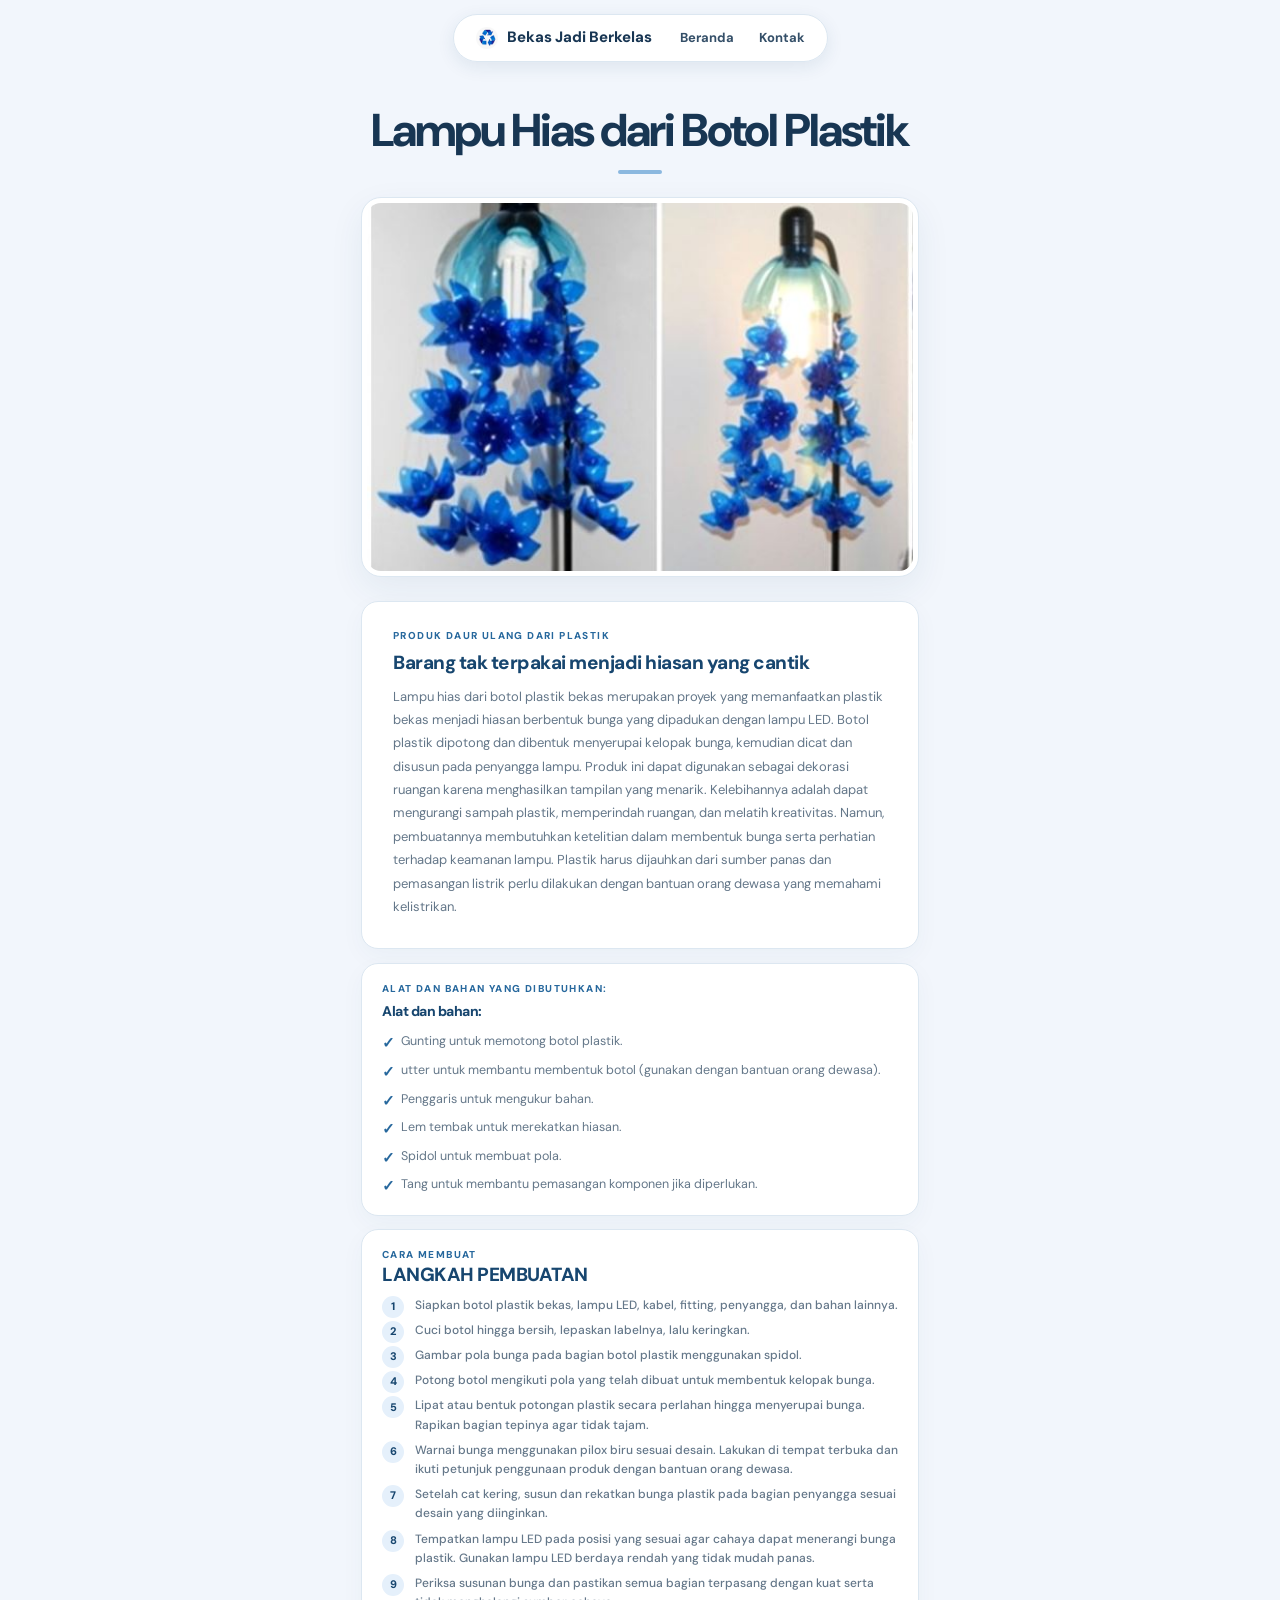
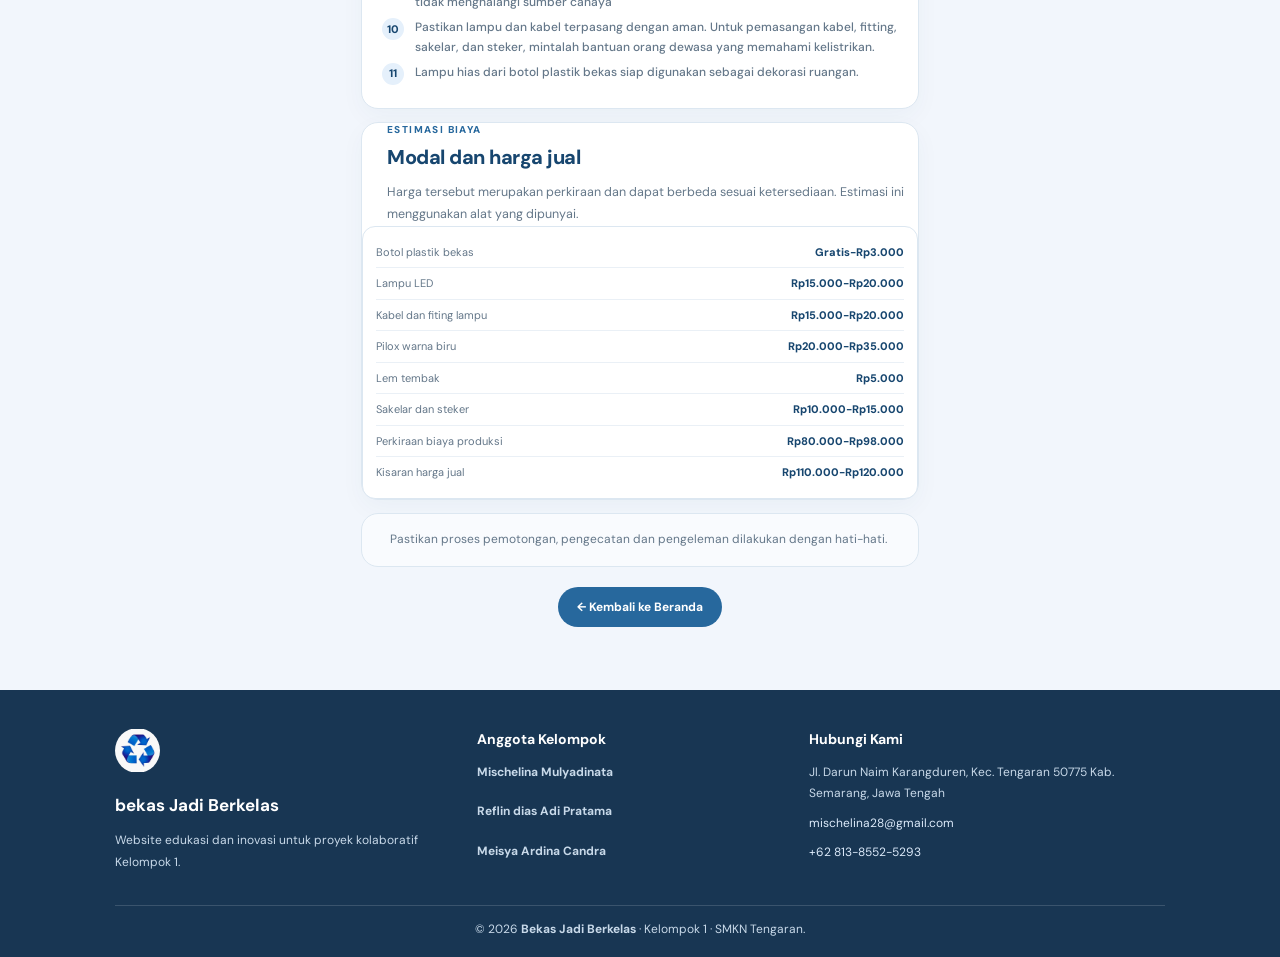
<file: lampu.html>
<!DOCTYPE html>
<html lang="id">
<head>
  <meta charset="UTF-8">
  <meta name="viewport" content="width=device-width, initial-scale=1.0">
  <meta http-equiv="X-UA-Compatible" content="ie=edge">
   <link rel="stylesheet" href="lampu.css">
  <link rel="stylesheet" href="lampu hias.jpg">
  <title>Lampu Hias dari Botol bekas</title>
  <link rel="stylesheet" href="lampu hias.jpg">
  <link rel="stylesheet" href="lampu.css">
</head>
<body>
   <nav class="nav">
    <div class="logo">
      <img src="recycle logo.jpg" alt="Logo" class="logo-img">
      <div style="font-size:15px" onclick="window.location.href='index.html'">Bekas Jadi Berkelas</div>
    </div>

    <div class="nav-links">
      <a href="index.html">Beranda</a>
      <a href="#kontak">Kontak</a>
    </div>

    <div class="hamburger" id="hamburger">
      <span></span>
      <span></span>
      <span></span>
    </div>

    <div class="nav-dropdown" id="navDropdown">
      <a href="index.html">Beranda</a>
      <a href="#kontak">Kontak</a>
    </div>
  </nav>

    <div class="container">
    <h1 class="title">Lampu Hias dari Botol Plastik</h1>
    <img src="lampu hias.jpg" class="lampu-img" alt="Lampu Hias dari Botol Plastik">
    <main class="product-content">
      <section class="pc-intro"><span class="pc-eyebrow">Produk Daur Ulang dari Plastik</span>
        <h2>Barang tak terpakai menjadi hiasan yang cantik</h2>
        <p>
          Lampu hias dari botol plastik bekas merupakan proyek yang memanfaatkan plastik bekas menjadi hiasan berbentuk bunga yang dipadukan dengan lampu LED. Botol plastik dipotong dan dibentuk menyerupai kelopak bunga, kemudian dicat dan disusun pada penyangga lampu. Produk ini dapat digunakan sebagai dekorasi ruangan karena menghasilkan tampilan yang menarik. Kelebihannya adalah dapat mengurangi sampah plastik, memperindah ruangan, dan melatih kreativitas. Namun, pembuatannya membutuhkan ketelitian dalam membentuk bunga serta perhatian terhadap keamanan lampu. Plastik harus dijauhkan dari sumber panas dan pemasangan listrik perlu dilakukan dengan bantuan orang dewasa yang memahami kelistrikan.
        </p>
      </section>
      <div class="pc-grid">
        <section class="pc-card">
          <span class="pc-eyebrow">Alat dan bahan yang dibutuhkan:</span>
          <h2>Alat dan bahan:</h2>
          <ul class="pc-list">
            <li>Gunting untuk memotong botol plastik.</li>
            <li>utter untuk membantu membentuk botol (gunakan dengan bantuan orang dewasa).</li>
            <li>Penggaris untuk mengukur bahan.</li>
            <li>Lem tembak untuk merekatkan hiasan.</li>
            <li>Spidol untuk membuat pola.</li>
            <li>Tang untuk membantu pemasangan komponen jika diperlukan.</li>
          </ul></section>

      <section class="pc-card">
        <span class="pc-eyebrow">Cara membuat<span>
          <h2>Langkah pembuatan</h2>
          <ol class="pc-list numbered"
          ><li>Siapkan botol plastik bekas, lampu LED, kabel, fitting, penyangga, dan bahan lainnya.</li>
          <li>Cuci botol hingga bersih, lepaskan labelnya, lalu keringkan.</li>
          <li>Gambar pola bunga pada bagian botol plastik menggunakan spidol.</li>
          <li>Potong botol mengikuti pola yang telah dibuat untuk membentuk kelopak bunga.</li>
          <li>Lipat atau bentuk potongan plastik secara perlahan hingga menyerupai bunga. Rapikan bagian tepinya agar tidak tajam.</li>
          <li>Warnai bunga menggunakan pilox biru sesuai desain. Lakukan di tempat terbuka dan ikuti petunjuk penggunaan produk dengan bantuan orang dewasa.</li>
          <li>Setelah cat kering, susun dan rekatkan bunga plastik pada bagian penyangga sesuai desain yang diinginkan.</li>
          <li>Tempatkan lampu LED pada posisi yang sesuai agar cahaya dapat menerangi bunga plastik. Gunakan lampu LED berdaya rendah yang tidak mudah panas.</li>
          <li>Periksa susunan bunga dan pastikan semua bagian terpasang dengan kuat serta tidak menghalangi sumber cahaya</li>
          <li>Pastikan lampu dan kabel terpasang dengan aman. Untuk pemasangan kabel, fitting, sakelar, dan steker, mintalah bantuan orang dewasa yang memahami kelistrikan.</li>
          <li>Lampu hias dari botol plastik bekas siap digunakan sebagai dekorasi ruangan.</li>
        </ol>
      </section>
      <section class="pc-price">
  <div>
    <span class="pc-eyebrow">Estimasi biaya</span>
    <h2>Modal dan harga jual</h2>
    <p>
      Harga tersebut merupakan perkiraan dan dapat berbeda sesuai ketersediaan.
      Estimasi ini menggunakan alat yang dipunyai.
    </p>
  </div>

  <dl>
    <div>
      <dt>Botol plastik bekas</dt>
      <dd>Gratis-Rp3.000</dd>
    </div>
    <div>
      <dt>Lampu LED</dt>
      <dd>Rp15.000-Rp20.000</dd>
    </div>
    <div>
      <dt>Kabel dan fiting lampu</dt>
      <dd>Rp15.000-Rp20.000</dd>
    </div>
    <div>
      <dt>Pilox warna biru</dt>
      <dd>Rp20.000-Rp35.000</dd>
    </div>
    <div>
      <dt>Lem tembak</dt>
      <dd>Rp5.000</dd>
    </div>
    <div>
      <dt>Sakelar dan steker</dt>
      <dd>Rp10.000-Rp15.000</dd>
    </div>
    <div>
      <dt>Perkiraan biaya produksi</dt>
      <dd>Rp80.000-Rp98.000</dd>
    </div>
    <div>
      <dt>Kisaran harga jual</dt>
      <dd>Rp110.000-Rp120.000</dd>
    </div>
  </dl>
</section>

      <aside class="pc-takeaway">
        <i class="fas fa-leaf" aria-hidden="true"></i><p>Pastikan proses pemotongan, pengecatan dan pengeleman dilakukan dengan hati-hati.</p></aside>
    </main>
    <a href="index.html" class="btn-back pc-back">← Kembali ke Beranda</a>
  </div>
  
  <footer class="footer">
  <div class="footer-container">

    <div class="footer-brand">
      <img src="recycle logo.jpg" alt="Logo" class="footer-logo">
      <h3>bekas Jadi Berkelas</h3>
      <p>Website edukasi dan inovasi untuk proyek kolaboratif Kelompok 1.</p>
    </div>

    <div class="footer-team">
      <h4>Anggota Kelompok</h4>

      <div class="member-footer">
        <h5>Mischelina Mulyadinata</h5>
        <div class="social-icons">
          <a href="https://www.instagram.com/micellinnaaa?psln=MWdoaTIzdjlydWNjMg==" target="_blank" aria-label="Instagram"><i class="fa-brands fa-instagram"></i></a>
          <a href="https://wa.me/081385525293" target="_blank" aria-label="WhatsApp"><i class="fa-brands fa-whatsapp"></i></a>
          <a href="mailto:mischelina28@gmail.com" aria-label="Email"><i class="fa-solid fa-envelope"></i></a>
        </div>
      </div>

      <div class="member-footer">
        <h5>Reflin dias Adi Pratama</h5>
        <div class="social-icons">
          <a href="https://www.instagram.com/scc_flinzz?xtok=MXh5c3AzODBvb2xjMg==" target="_blank" rel="noopener noreferrer" aria-label="Instagram"><i class="fab fa-instagram"></i></a>
          <a href="https://wa.me/085640459715" target="_blank" rel="noopener noreferrer" aria-label="WhatsApp"><i class="fab fa-whatsapp"></i></a>
          <a href="mailto:reflindias2@gmail.com" aria-label="Kirim email"><i class="fas fa-envelope"></i></a>
        </div>
      </div>

      <div class="member-footer">
        <h5>Meisya Ardina Candra</h5>
        <div class="social-icons">
          <a href="https://www.instagram.com/matchaenak611?rpxt=bTVxeGw5YnZxZGgz" target="_blank" rel="noopener noreferrer" aria-label="Instagram"><i class="fab fa-instagram"></i></a>
          <a href="https://wa.me/085729947326" target="_blank" rel="noopener noreferrer" aria-label="WhatsApp"><i class="fab fa-whatsapp"></i></a>
          <a href="mailto:meisya.p26095@satamail.my.id" aria-label="Kirim email"><i class="fas fa-envelope"></i></a>
        </div>
      </div>
    </div>

    <div class="footer-contact" id="kontak">
      <h4>Hubungi Kami</h4>
      <p><i class="fa-solid fa-location-dot"></i> Jl. Darun Naim Karangduren, Kec. Tengaran 50775 Kab. Semarang, Jawa Tengah</p>
      <p><i class="fa-solid fa-envelope"></i> <a href="mailto:mischelina28@gmail.com">mischelina28@gmail.com</a></p>
      <p><i class="fa-solid fa-phone"></i> <a href="tel:+6281385525293">+62 813-8552-5293</a></p>
    </div>

  </div>

  <div class="footer-bottom">
    <p>© 2026 <strong>Bekas Jadi Berkelas</strong> · Kelompok 1 · SMKN Tengaran.</p>
  </div>
</footer>
 </body>
</html>
</file>
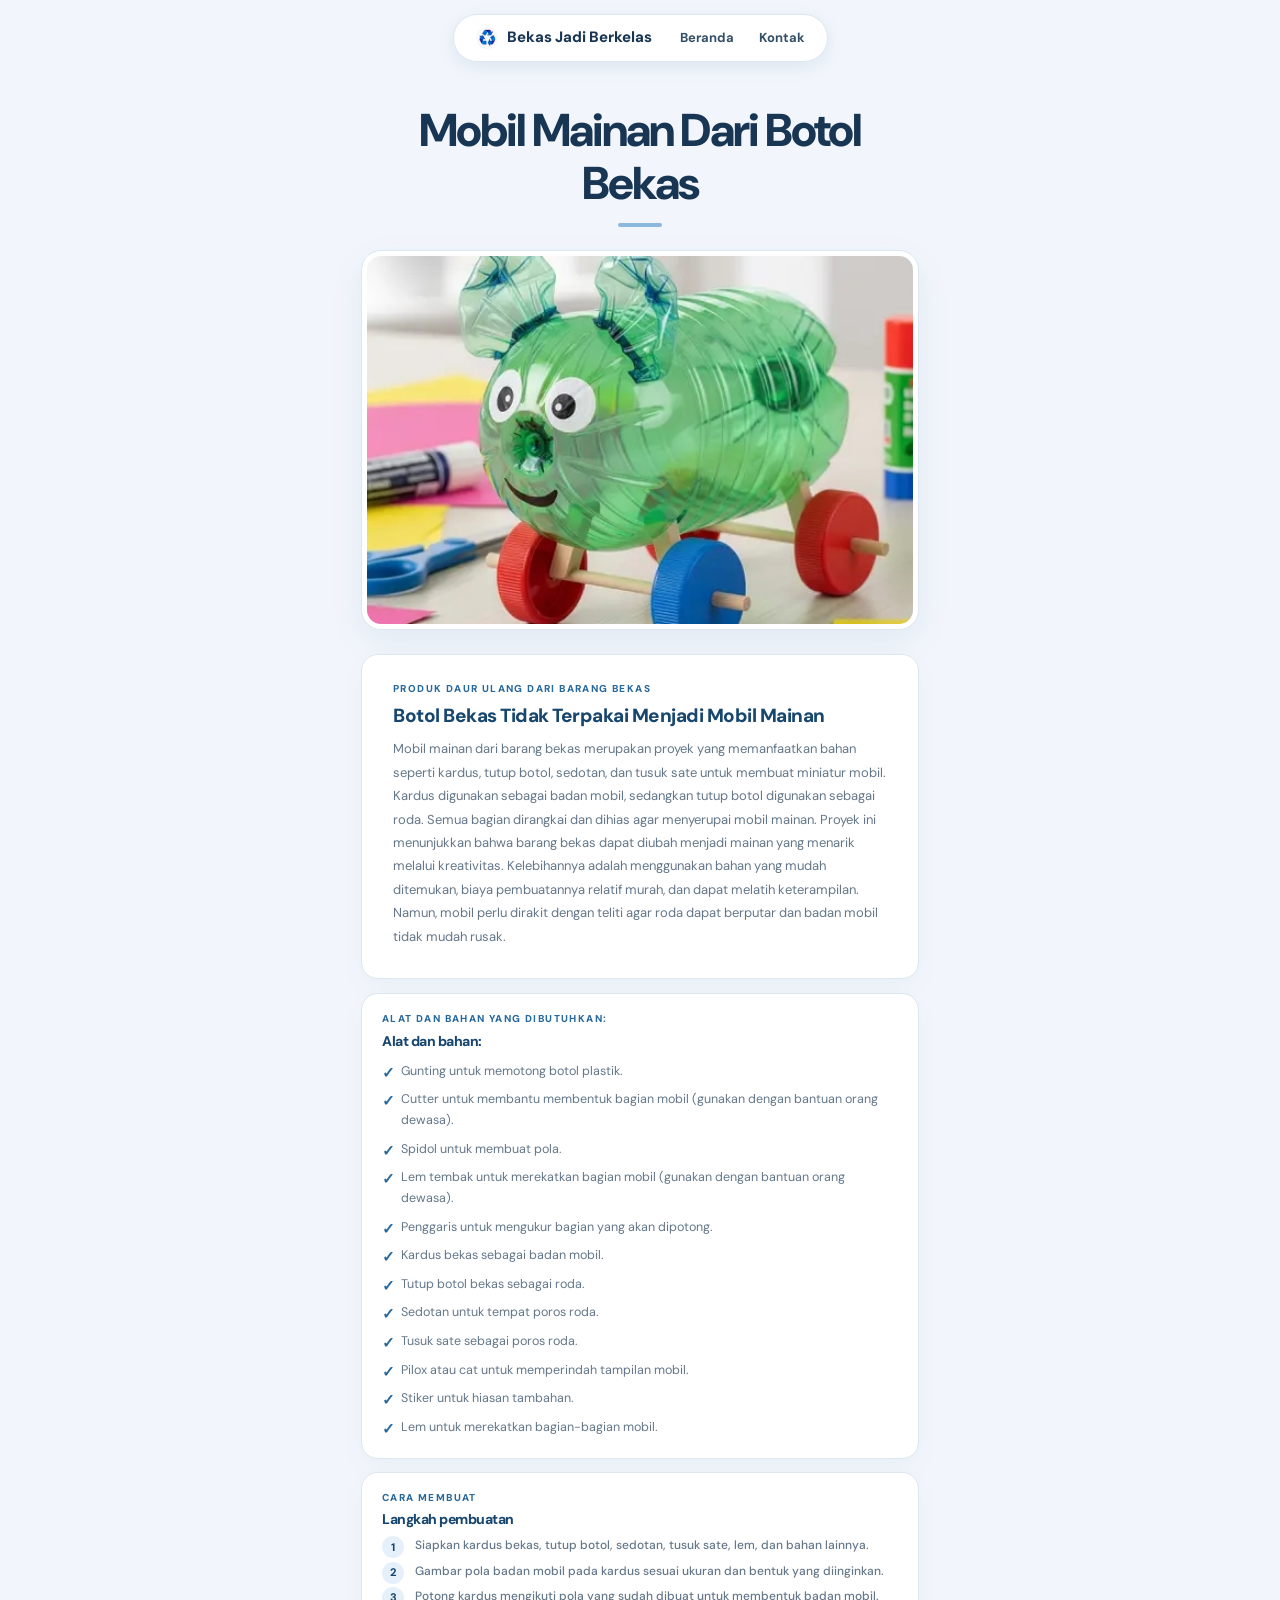
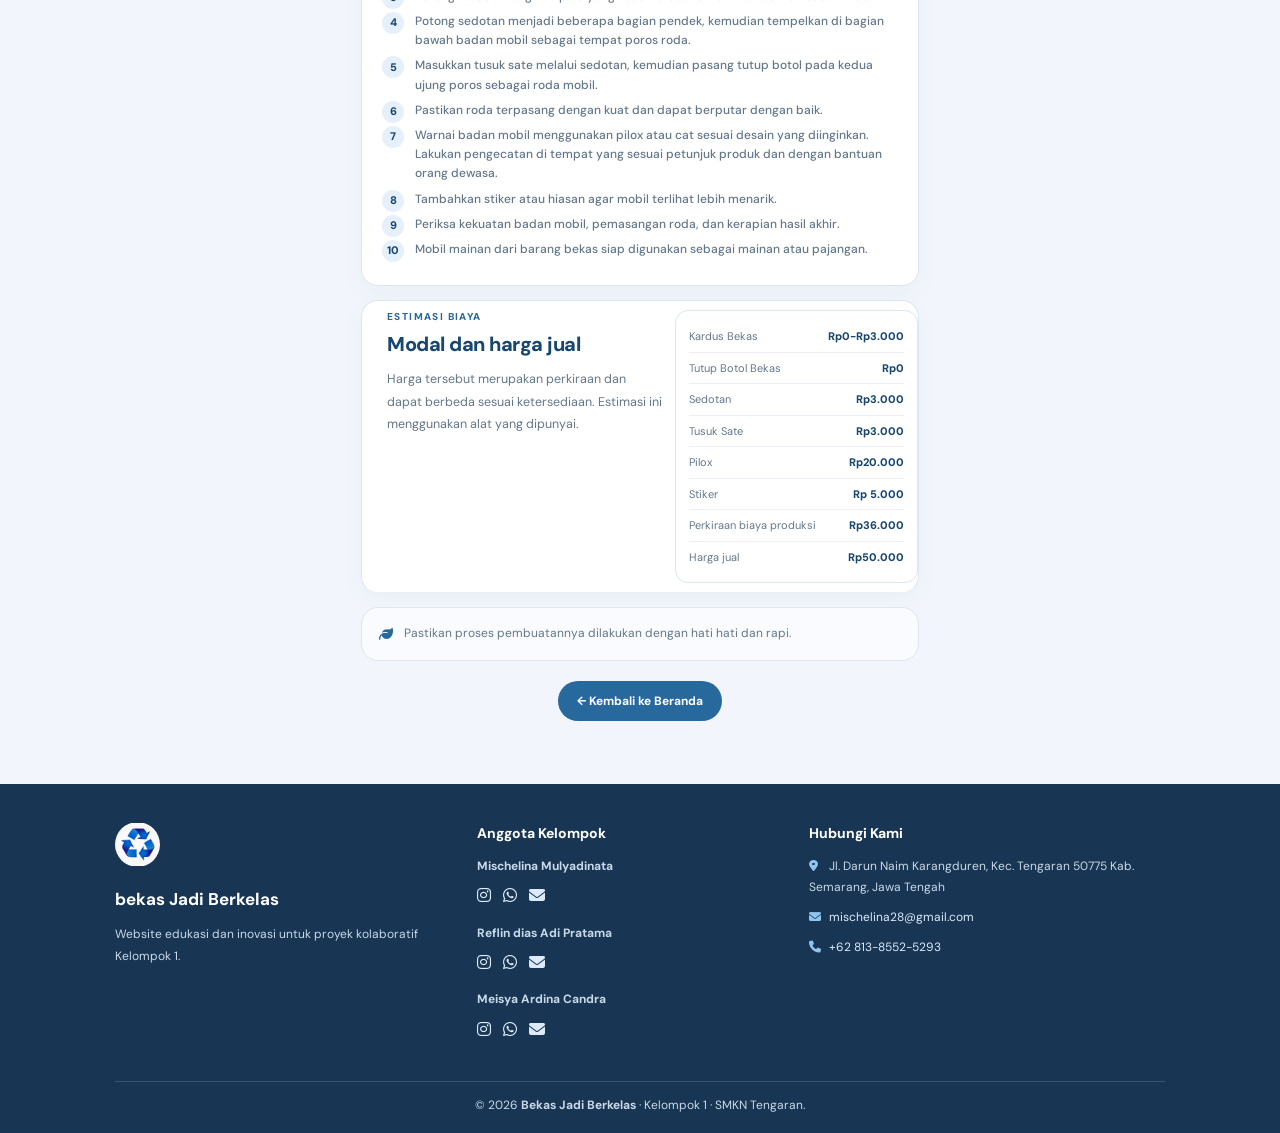
<file: mobil.html>
<!DOCTYPE html>
<html lang="id">
<head>
    <meta charset="UTF-8">
    <meta name="viewport" content="width=device-width, initial-scale=1.0">
    <meta http-equiv="X-UA-Compatible" content="ie=edge">
    <link rel="stylesheet" href="https://cdnjs.cloudflare.com/ajax/libs/font-awesome/6.5.0/css/all.min.css">
    <link rel="stylesheet" href="mobil.css">
    <title>Mobil Mainan dari Botol Bekas</title>
    <link rel="stylesheet" href="mobil mobilan hijau.jpeg">
    <link rel="stylesheet" href="mobil.css">
</head>
<body>

    <nav class="nav">
        <div class="logo">
            <img src="recycle logo.jpg" alt="Logo" class="logo-img">
            <div style="font-size:15px" onclick="window.location.href='index.html'">Bekas Jadi Berkelas</div>
        </div>

        <div class="nav-links">
            <a href="index.html">Beranda</a>
            <a href="#kontak">Kontak</a>
        </div>

        <div class="hamburger" id="hamburger">
            <span></span>
            <span></span>
            <span></span>
        </div>

        <div class="nav-dropdown" id="navDropdown">
            <a href="index.html">Beranda</a>
            <a href="#kontak">Kontak</a>
        </div>
    </nav>

    <div class="container">
        <h1 class="title">Mobil Mainan Dari Botol Bekas</h1>

        <img src="mobil mobilan hijau.jpeg" class="mobil-img" alt="mobil mainan dari botol bekas">

        <main class="product-content">
            <section class="pc-intro">
                <span class="pc-eyebrow">Produk Daur Ulang dari Barang Bekas</span>
                <h2>Botol Bekas Tidak Terpakai Menjadi Mobil Mainan</h2>
                <p>
                    Mobil mainan dari barang bekas merupakan proyek yang memanfaatkan bahan seperti kardus, tutup botol, sedotan, dan tusuk sate untuk membuat miniatur mobil. Kardus digunakan sebagai badan mobil, sedangkan tutup botol digunakan sebagai roda. Semua bagian dirangkai dan dihias agar menyerupai mobil mainan. Proyek ini menunjukkan bahwa barang bekas dapat diubah menjadi mainan yang menarik melalui kreativitas. Kelebihannya adalah menggunakan bahan yang mudah ditemukan, biaya pembuatannya relatif murah, dan dapat melatih keterampilan. Namun, mobil perlu dirakit dengan teliti agar roda dapat berputar dan badan mobil tidak mudah rusak.
                </p>
            </section>

            <div class="pc-grid">
                <section class="pc-card">
                    <span class="pc-eyebrow">Alat dan bahan yang dibutuhkan:</span>
                    <h2>Alat dan bahan:</h2>

                    <ul class="pc-list">
                        <li>Gunting untuk memotong botol plastik.</li>
                        <li>Cutter untuk membantu membentuk bagian mobil (gunakan dengan bantuan orang dewasa).</li>
                        <li>Spidol untuk membuat pola.</li>
                        <li>Lem tembak untuk merekatkan bagian mobil (gunakan dengan bantuan orang dewasa).</li>
                        <li>Penggaris untuk mengukur bagian yang akan dipotong.</li>
                        <li>Kardus bekas sebagai badan mobil.</li>
                        <li>Tutup botol bekas sebagai roda.</li>
                        <li>Sedotan untuk tempat poros roda.</li>
                        <li>Tusuk sate sebagai poros roda.</li>
                        <li>Pilox atau cat untuk memperindah tampilan mobil.</li>
                        <li>Stiker untuk hiasan tambahan.</li>
                        <li>Lem untuk merekatkan bagian-bagian mobil.</li>
                    </ul>
                </section>

                <section class="pc-card">
                    <span class="pc-eyebrow">Cara membuat</span>
                    <h2>Langkah pembuatan</h2>

                    <ol class="pc-list numbered">
                        <li>Siapkan kardus bekas, tutup botol, sedotan, tusuk sate, lem, dan bahan lainnya.</li>
                        <li>Gambar pola badan mobil pada kardus sesuai ukuran dan bentuk yang diinginkan.</li>
                        <li>Potong kardus mengikuti pola yang sudah dibuat untuk membentuk badan mobil.</li>
                        <li>Potong sedotan menjadi beberapa bagian pendek, kemudian tempelkan di bagian bawah badan mobil sebagai tempat poros roda.</li>
                        <li>Masukkan tusuk sate melalui sedotan, kemudian pasang tutup botol pada kedua ujung poros sebagai roda mobil.</li>
                        <li>Pastikan roda terpasang dengan kuat dan dapat berputar dengan baik.</li>
                        <li>Warnai badan mobil menggunakan pilox atau cat sesuai desain yang diinginkan. Lakukan pengecatan di tempat yang sesuai petunjuk produk dan dengan bantuan orang dewasa.</li>
                        <li>Tambahkan stiker atau hiasan agar mobil terlihat lebih menarik.</li>
                        <li>Periksa kekuatan badan mobil, pemasangan roda, dan kerapian hasil akhir.</li>
                        <li>Mobil mainan dari barang bekas siap digunakan sebagai mainan atau pajangan.</li>
                    </ol>
                </section>
            </div>

            <section class="pc-price">
                <div>
                    <span class="pc-eyebrow">Estimasi Biaya</span>
                    <h2>Modal dan harga jual</h2>
                    <p>Harga tersebut merupakan perkiraan dan dapat berbeda sesuai ketersediaan. Estimasi ini menggunakan alat yang dipunyai.</p>
                </div>

                <dl>
                    <div>
                        <dt>Kardus Bekas</dt>
                        <dd>Rp0-Rp3.000</dd>
                    </div>
                    <div>
                        <dt>Tutup Botol Bekas</dt>
                        <dd>Rp0</dd>
                    </div>
                    <div>
                        <dt>Sedotan</dt>
                        <dd>Rp3.000</dd>
                    </div>
                    <div>
                        <dt>Tusuk Sate</dt>
                        <dd>Rp3.000</dd>
                    </div>
                    <div>
                        <dt>Pilox</dt>
                        <dd>Rp20.000</dd>
                    </div>
                    <div>
                        <dt>Stiker</dt>
                        <dd>Rp 5.000</dd>
                    </div>
                    <div>
                        <dt>Perkiraan biaya produksi</dt>
                        <dd>Rp36.000</dd>
                    </div>
                    <div>
                        <dt>Harga jual</dt>
                        <dd>Rp50.000</dd>
                    </div>
                </dl>
            </section>

            <aside class="pc-takeaway">
                <i class="fas fa-leaf" aria-hidden="true"></i>
                <p>Pastikan proses pembuatannya dilakukan dengan hati hati dan rapi.</p>
            </aside>
        </main>

        <a href="index.html" class="btn-back pc-back">← Kembali ke Beranda</a>
    </div>

    <footer class="footer">
        <div class="footer-container">
            <div class="footer-brand">
                <img src="recycle logo.jpg" alt="Logo" class="footer-logo">
                <h3>bekas Jadi Berkelas</h3>
                <p>Website edukasi dan inovasi untuk proyek kolaboratif Kelompok 1.</p>
            </div>

            <div class="footer-team">
                <h4>Anggota Kelompok</h4>

                <div class="member-footer">
                    <h5>Mischelina Mulyadinata</h5>
                    <div class="social-icons">
                        <a href="https://www.instagram.com/micellinnaaa?psln=MWdoaTIzdjlydWNjMg==" target="_blank" rel="noopener noreferrer" aria-label="Instagram"><i class="fab fa-instagram"></i></a>
                        <a href="https://wa.me/081385525293" target="_blank" rel="noopener noreferrer" aria-label="WhatsApp"><i class="fab fa-whatsapp"></i></a>
                        <a href="mailto:mischelina28@gmail.com" aria-label="Kirim email"><i class="fas fa-envelope"></i></a>
                    </div>
                </div>
                <div class="member-footer">
                    <h5>Reflin dias Adi Pratama</h5>
                      <div class="social-icons">
                       <a href="https://www.instagram.com/scc_flinzz?xtok=MXh5c3AzODBvb2xjMg==" target="_blank" rel="noopener noreferrer" aria-label="Instagram"><i class="fab fa-instagram"></i></a>
                       <a href="https://wa.me/085640459715" target="_blank" rel="noopener noreferrer" aria-label="WhatsApp"><i class="fab fa-whatsapp"></i></a>
                       <a href="mailto:reflindias2@gmail.com" aria-label="Kirim email"><i class="fas fa-envelope"></i></a>
                      </div>
                </div>

                 <div class="member-footer">
                    <h5>Meisya Ardina Candra</h5>
                     <div class="social-icons">
                        <a href="https://www.instagram.com/matchaenak611?rpxt=bTVxeGw5YnZxZGgz" target="_blank" rel="noopener noreferrer" aria-label="Instagram"><i class="fab fa-instagram"></i></a>
                        <a href="https://wa.me/085729947326" target="_blank" rel="noopener noreferrer" aria-label="WhatsApp"><i class="fab fa-whatsapp"></i></a>
                        <a href="mailto:meisya.p26095@satamail.my.id" aria-label="Kirim email"><i class="fas fa-envelope"></i></a>
                     </div>
                </div>
            </div>

            <div class="footer-contact" id="kontak">
                <h4>Hubungi Kami</h4>
                <p><i class="fas fa-map-marker-alt"></i>Jl. Darun Naim Karangduren, Kec. Tengaran 50775 Kab. Semarang, Jawa Tengah</p>
                <p><i class="fas fa-envelope"></i><a href="mailto:mischelina28@gmail.com">mischelina28@gmail.com</a></p>
                <p><i class="fas fa-phone"></i><a href="https://wa.me/+6281385525293">+62 813-8552-5293</a></p>
            </div>
        </div>

        <div class="footer-bottom">
            <p>© 2026 <strong>Bekas Jadi Berkelas</strong> · Kelompok 1 · SMKN Tengaran.</p>
        </div>
    </footer>

</body>
</html>
</file>
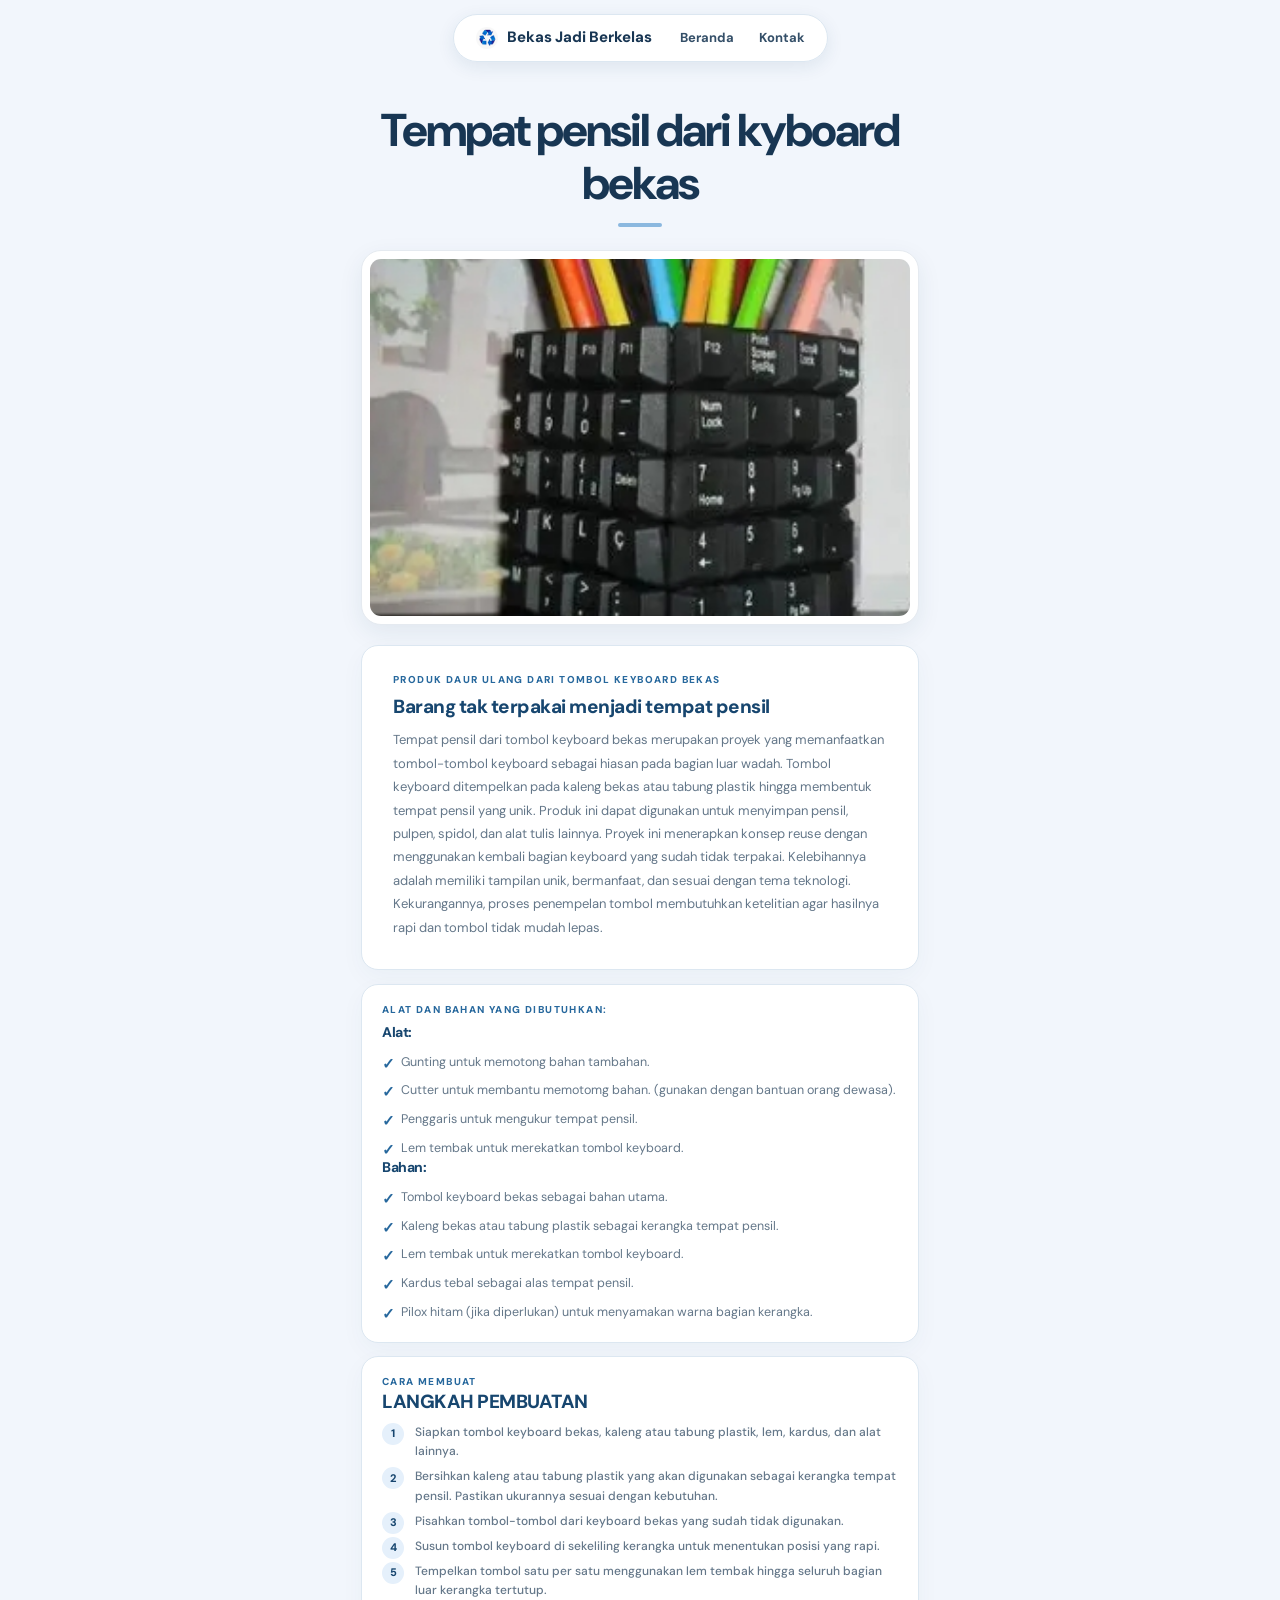
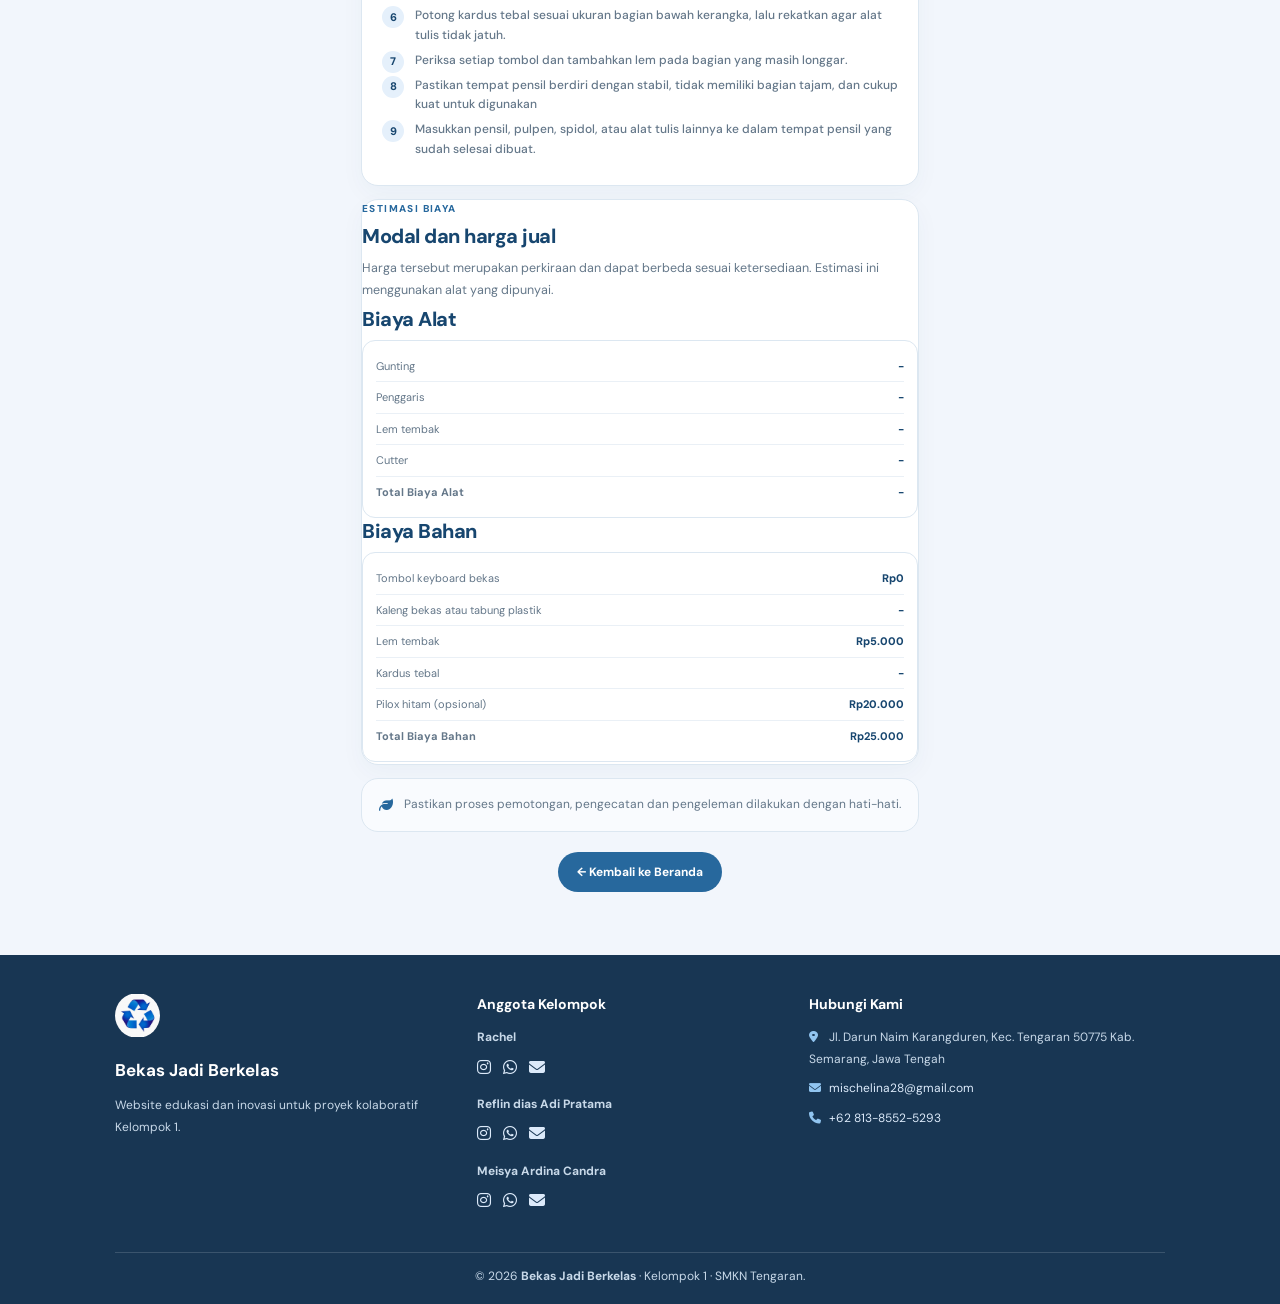
<file: pensil.html>
<!DOCTYPE html>
<html lang="id">
<head>
  <meta charset="UTF-8">
  <meta name="viewport" content="width=device-width, initial-scale=1.0">
  <meta http-equiv="X-UA-Compatible" content="ie=edge">
   <link rel="stylesheet" href="https://cdnjs.cloudflare.com/ajax/libs/font-awesome/6.5.0/css/all.min.css">
  <link rel="stylesheet" href="pensil.css">
  <title>Tempat Pensil dari Kyboard</title>
  <link rel="stylesheet" href="tempat pensil dari kyboard.jpeg">
  <link rel="stylesheet" href="pensil.css">
</head>
<body>
   <nav class="nav">
    <div class="logo">
      <img src="recycle logo.jpg" alt="Logo" class="logo-img">
      <div style="font-size:15px" onclick="window.location.href='index.html'">Bekas Jadi Berkelas</div>
    </div>

    <div class="nav-links">
      <a href="index.html">Beranda</a>
      <a href="#kontak">Kontak</a>
    </div>

    <div class="hamburger" id="hamburger">
      <span></span>
      <span></span>
      <span></span>
    </div>

    <div class="nav-dropdown" id="navDropdown">
      <a href="../index.html">Beranda</a>
      <a href="#kontak">Kontak</a>
    </div>
  </nav>

    <div class="container">
    <h1 class="title">Tempat pensil dari kyboard bekas</h1>
    <img src="tempat pensil dari kyboard.jpeg" class="pensil-img" alt="Lampu Hias dari Botol Plastik">
    <main class="product-content">
      <section class="pc-intro"><span class="pc-eyebrow">Produk Daur Ulang dari Tombol Keyboard Bekas</span>
        <h2>Barang tak terpakai menjadi tempat pensil</h2>
        <p>
          Tempat pensil dari tombol keyboard bekas merupakan proyek yang memanfaatkan
          tombol-tombol keyboard sebagai hiasan pada bagian luar wadah. Tombol keyboard 
          ditempelkan pada kaleng bekas atau tabung plastik hingga membentuk tempat pensil yang unik. Produk ini dapat digunakan untuk menyimpan pensil, pulpen, spidol, dan alat tulis lainnya. Proyek ini menerapkan konsep reuse dengan menggunakan kembali bagian keyboard yang sudah tidak terpakai. Kelebihannya adalah memiliki tampilan unik, bermanfaat, dan sesuai dengan tema teknologi. Kekurangannya, proses penempelan tombol
          membutuhkan ketelitian agar hasilnya rapi dan tombol tidak mudah lepas.
        </p>
      </section>
      <div class="pc-grid">
        <section class="pc-card">
          <span class="pc-eyebrow">Alat dan bahan yang dibutuhkan:</span>
          <h2>Alat:</h2>
          <ul class="pc-list">
            <li>Gunting untuk memotong bahan tambahan.</li>
            <li>Cutter untuk membantu memotomg bahan. (gunakan dengan bantuan orang dewasa).</li>
            <li>Penggaris untuk mengukur tempat pensil.</li>
            <li>Lem tembak untuk merekatkan tombol keyboard.</li>
          </ul> 

          <h2>Bahan:</h2>
          <ul class="pc-list">
            <li>Tombol keyboard bekas sebagai bahan utama.</li>
            <li>Kaleng bekas atau tabung plastik sebagai kerangka tempat pensil.</li>
            <li>Lem tembak untuk merekatkan tombol keyboard.</li>
            <li>Kardus tebal sebagai alas tempat pensil.</li>
            <li>Pilox hitam (jika diperlukan) untuk menyamakan warna bagian kerangka.</li>          </ul>
          
        </section>
          

      <section class="pc-card">
        <span class="pc-eyebrow">Cara membuat<span>
          <h2>Langkah pembuatan</h2>
          <ol class="pc-list numbered"
          ><li>Siapkan tombol keyboard bekas, kaleng atau tabung plastik, lem, kardus, dan alat lainnya.</li>
          <li>Bersihkan kaleng atau tabung plastik yang akan digunakan sebagai kerangka tempat pensil. Pastikan ukurannya sesuai dengan kebutuhan.</li>
          <li>Pisahkan tombol-tombol dari keyboard bekas yang sudah tidak digunakan.</li>
          <li>Susun tombol keyboard di sekeliling kerangka untuk menentukan posisi yang rapi.</li>
          <li>Tempelkan tombol satu per satu menggunakan lem tembak hingga seluruh bagian luar kerangka tertutup.</li>
          <li>Potong kardus tebal sesuai ukuran bagian bawah kerangka, lalu rekatkan agar alat tulis tidak jatuh.</li>
          <li>Periksa setiap tombol dan tambahkan lem pada bagian yang masih longgar.</li>
          <li>Pastikan tempat pensil berdiri dengan stabil, tidak memiliki bagian tajam, dan cukup kuat untuk digunakan</li>
          <li>Masukkan pensil, pulpen, spidol, atau alat tulis lainnya ke dalam tempat pensil yang sudah selesai dibuat.</li>
        </ol>
      </section>
      <section class="pc-price">

  <div>
    <span class="pc-eyebrow">Estimasi biaya</span>
    <h2>Modal dan harga jual</h2>
    <p>
      Harga tersebut merupakan perkiraan dan dapat berbeda sesuai ketersediaan.
      Estimasi ini menggunakan alat yang dipunyai.
    </p>
  </div>

  <div class="biaya-list">

    <h2>Biaya Alat</h2>

    <dl>
      <div>
        <dt>Gunting</dt>
        <dd>-</dd>
      </div>
      <div>
        <dt>Penggaris</dt>
        <dd>-</dd>
      </div>
      <div>
        <dt>Lem tembak</dt>
        <dd>-</dd>
      </div>
      <div>
        <dt>Cutter</dt>
        <dd>-</dd>
      </div>
      <div>
        <dt><strong>Total Biaya Alat</strong></dt>
        <dd>-</dd>
      </div>
    </dl>

    <h2>Biaya Bahan</h2>

    <dl>
      <div>
        <dt>Tombol keyboard bekas</dt>
        <dd>Rp0</dd>
      </div>
      <div>
        <dt>Kaleng bekas atau tabung plastik</dt>
        <dd>-</dd>
      </div>
      <div>
        <dt>Lem tembak</dt>
        <dd>Rp5.000</dd>
      </div>
      <div>
        <dt>Kardus tebal</dt>
        <dd>-</dd>
      </div>
      <div>
        <dt>Pilox hitam (opsional)</dt>
        <dd>Rp20.000</dd>
      </div>
      <div>
        <dt><strong>Total Biaya Bahan</strong></dt>
        <dd><strong>Rp25.000</strong></dd>
      </div>
    </dl>
  </div>
</section>
      <aside class="pc-takeaway"><i class="fas fa-leaf" aria-hidden="true"></i><p>Pastikan proses pemotongan, pengecatan dan pengeleman dilakukan dengan hati-hati.</p></aside>
    </main>
    <a href="index.html" class="btn-back pc-back">← Kembali ke Beranda</a>
  </div>
  
  <footer class="footer">
  <div class="footer-container">
    <div class="footer-brand">
      <img src="recycle logo.jpg" alt="Logo" class="footer-logo">
      <h3>Bekas Jadi Berkelas</h3>
      <p>Website edukasi dan inovasi untuk proyek kolaboratif Kelompok 1.</p>
    </div>

    <div class="footer-team">
      <h4>Anggota Kelompok</h4>
      <div class="member-footer">
        <h5>Rachel</h5>
        <div class="social-icons">
          <a href="https://www.instagram.com/micellinnaaa?psln=MWdoaTIzdjlydWNjMg==" target="_blank" rel="noopener noreferrer" aria-label="Instagram"><i class="fab fa-instagram"></i></a>
          <a href="https://wa.me/081385525293" target="_blank" rel="noopener noreferrer" aria-label="WhatsApp"><i class="fab fa-whatsapp"></i></a>
          <a href="mailto:mischelina28@gmail.com" aria-label="Kirim email"><i class="fas fa-envelope"></i></a>
        </div>
      </div>
      <div class="member-footer">
        <h5>Reflin dias Adi Pratama</h5>
        <div class="social-icons">
          <a href="https://www.instagram.com/scc_flinzz?xtok=MXh5c3AzODBvb2xjMg==" target="_blank" rel="noopener noreferrer" aria-label="Instagram"><i class="fab fa-instagram"></i></a>
          <a href="https://wa.me/085640459715" target="_blank" rel="noopener noreferrer" aria-label="WhatsApp"><i class="fab fa-whatsapp"></i></a>
          <a href="mailto:reflindias2@gmail.com" aria-label="Kirim email"><i class="fas fa-envelope"></i></a>
        </div>
      </div>

      <div class="member-footer">
        <h5>Meisya Ardina Candra</h5>
        <div class="social-icons">
          <a href="https://www.instagram.com/matchaenak611?rpxt=bTVxeGw5YnZxZGgz" target="_blank" rel="noopener noreferrer" aria-label="Instagram"><i class="fab fa-instagram"></i></a>
          <a href="https://wa.me/085729947326" target="_blank" rel="noopener noreferrer" aria-label="WhatsApp"><i class="fab fa-whatsapp"></i></a>
          <a href="mailto:meisya.p26095@satamail.my.id" aria-label="Kirim email"><i class="fas fa-envelope"></i></a>
        </div>
      </div>
    </div>

    <div class="footer-contact" id="kontak">

<h4>Hubungi Kami</h4>
      <p><i class="fas fa-map-marker-alt"></i>Jl. Darun Naim Karangduren, Kec. Tengaran 50775 Kab. Semarang, Jawa Tengah</p>
      <p><i class="fas fa-envelope"></i><a href="mailto:mischelima28@gmail.com">mischelina28@gmail.com</a></p>
      <p><i class="fas fa-phone"></i><a href="https://wa.me/+6281385525293">+62 813-8552-5293</a></p>
    </div>
  </div>
  
  <div class="footer-bottom"><p>© 2026 <strong>Bekas Jadi Berkelas</strong> · Kelompok 1 · SMKN Tengaran.</p></div>
</footer>
 </body>
</html>
</file>
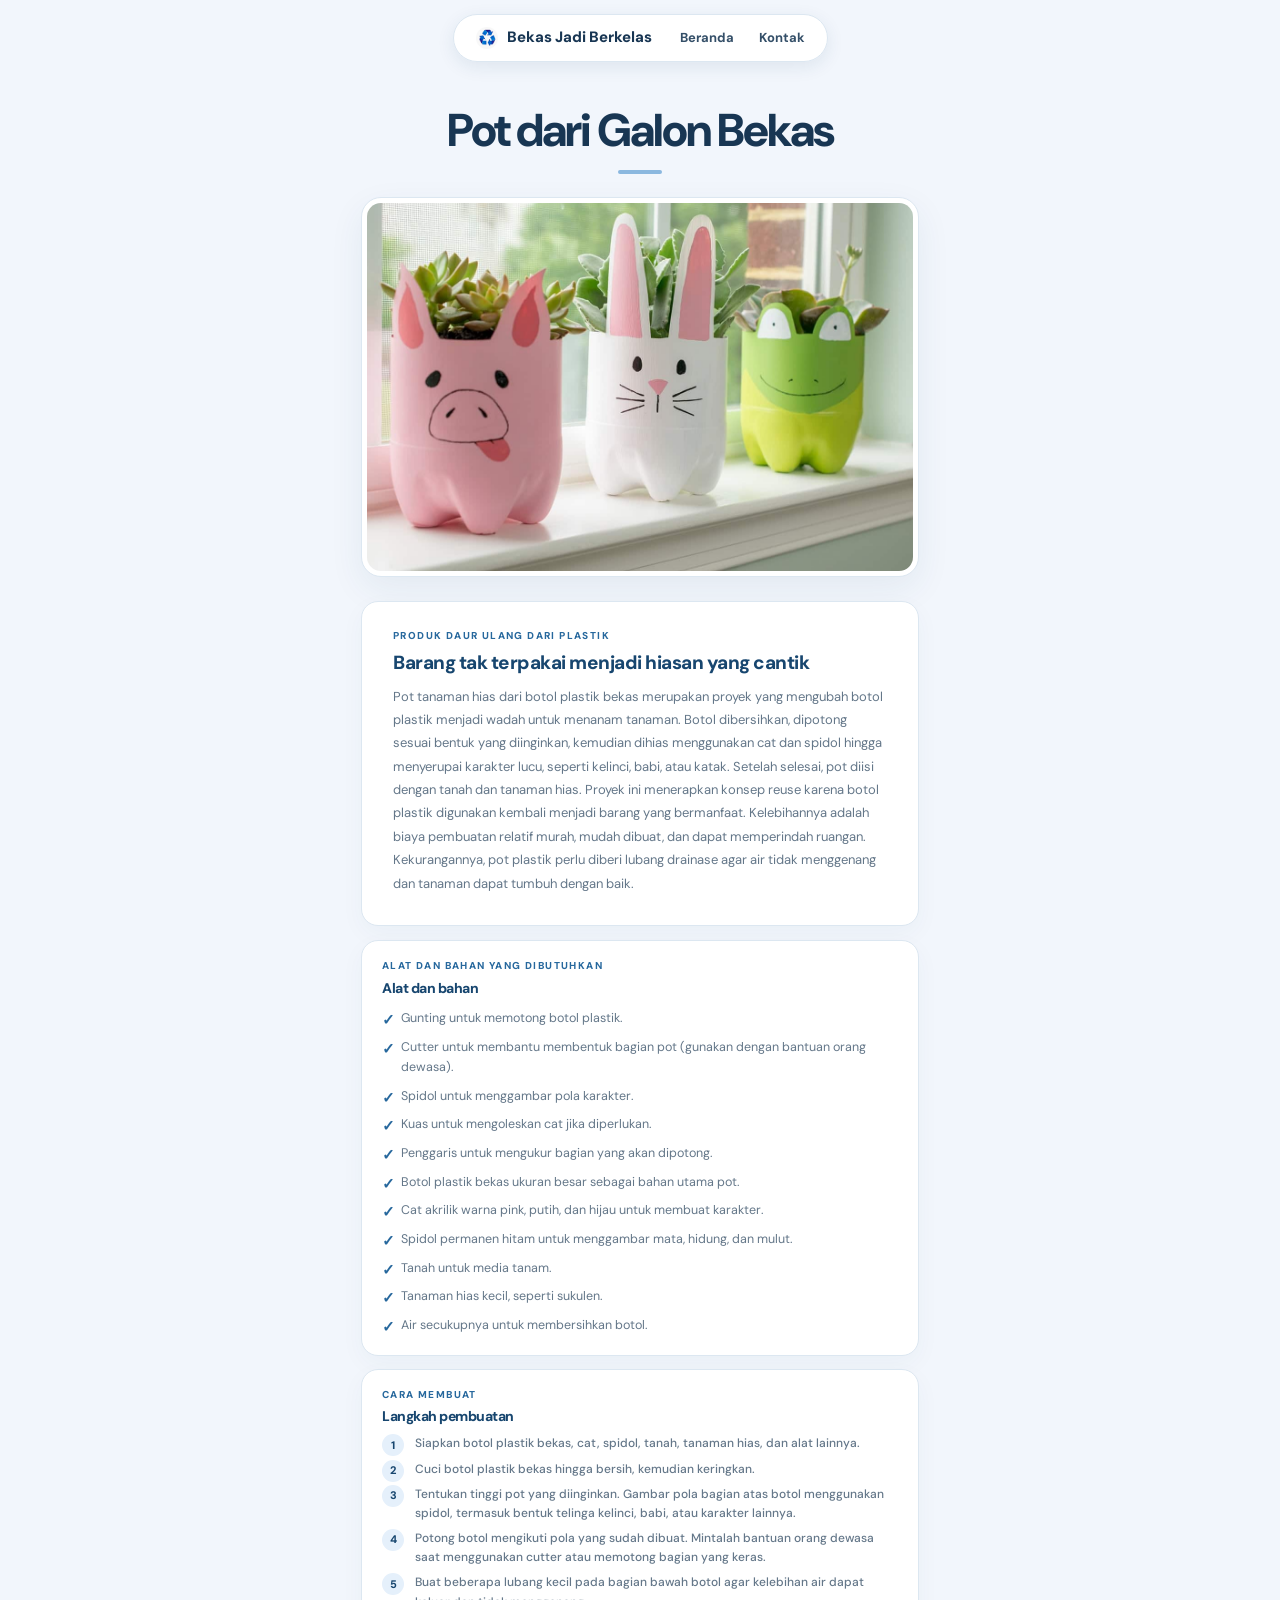
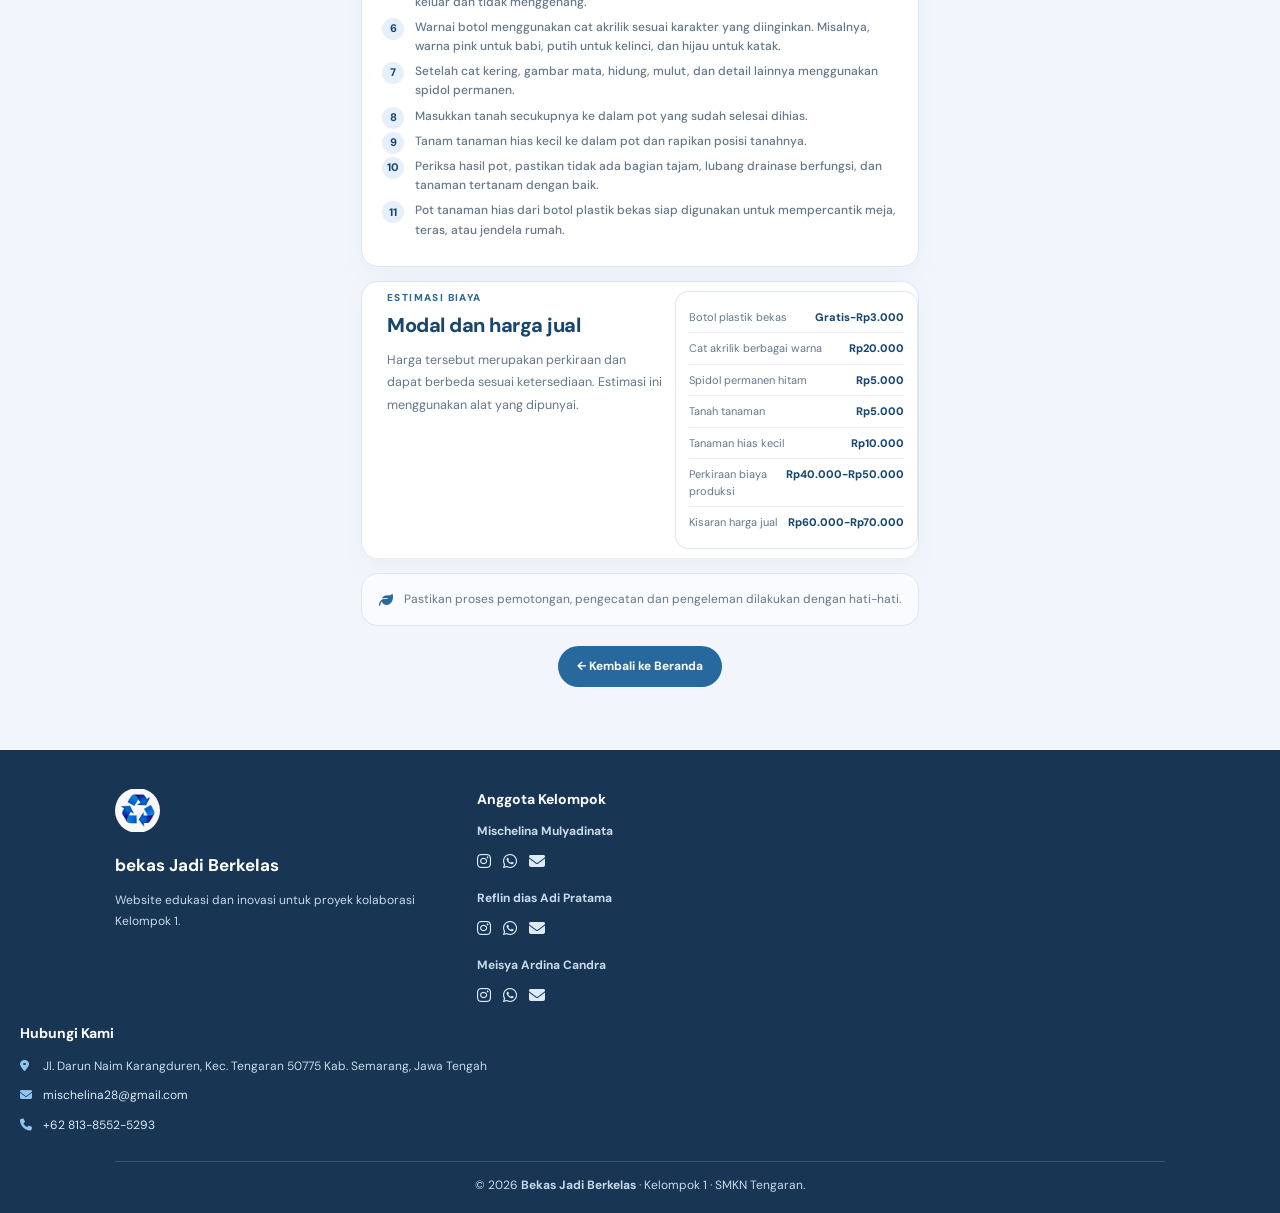
<file: pot.html>
<!DOCTYPE html>
<html lang="id">
<head>
  <meta charset="UTF-8">
  <meta name="viewport" content="width=device-width, initial-scale=1.0">
  <meta http-equiv="X-UA-Compatible" content="ie=edge">

  <link rel="stylesheet" href="https://cdnjs.cloudflare.com/ajax/libs/font-awesome/6.5.0/css/all.min.css">

  <link rel="stylesheet" href="pot dari galon bekas.jpg">
  <link rel="stylesheet" href="pot.css">

  <title>Pot dari Galon Bekas</title>
</head>

<body>

  <!-- NAVBAR -->
  <nav class="nav">
    <div class="logo">
      <img src="recycle logo.jpg" alt="Logo" class="logo-img">
      <div style="font-size:15px" onclick="window.location.href='index.html'">
        Bekas Jadi Berkelas
      </div>
    </div>

    <div class="nav-links">
      <a href="index.html">Beranda</a>
      <a href="#kontak">Kontak</a>
    </div>

    <div class="hamburger" id="hamburger">
      <span></span>
      <span></span>
      <span></span>
    </div>

    <div class="nav-dropdown" id="navDropdown">
      <a href="index.html">Beranda</a>
      <a href="#kontak">Kontak</a>
    </div>
  </nav>


  <!-- KONTEN PRODUK -->
  <div class="container">

    <h1 class="title">Pot dari Galon Bekas</h1>

    <img
      src="pot dari galon bekas.jpg"
      class="pot-img"
      alt="Pot dari Galon Bekas"
    >

    <main class="product-content">

      <!-- PENJELASAN PRODUK -->
      <section class="pc-intro">
        <span class="pc-eyebrow">Produk Daur Ulang dari Plastik</span>

        <h2>Barang tak terpakai menjadi hiasan yang cantik</h2>

        <p>
          Pot tanaman hias dari botol plastik bekas merupakan proyek yang mengubah botol plastik menjadi wadah untuk menanam tanaman. Botol dibersihkan, dipotong sesuai bentuk yang diinginkan, kemudian dihias menggunakan cat dan spidol hingga menyerupai karakter lucu, seperti kelinci, babi, atau katak. Setelah selesai, pot diisi dengan tanah dan tanaman hias. Proyek ini menerapkan konsep reuse karena botol plastik digunakan kembali menjadi barang yang bermanfaat. Kelebihannya adalah biaya pembuatan relatif murah, mudah dibuat, dan dapat memperindah ruangan. Kekurangannya, pot plastik perlu diberi lubang drainase agar air tidak menggenang dan tanaman dapat tumbuh dengan baik.
        </p>
      </section>


      <!-- ALAT, BAHAN, DAN LANGKAH -->
      <div class="pc-grid">

        <section class="pc-card">
          <span class="pc-eyebrow">Alat dan bahan yang dibutuhkan</span>

          <h2>Alat dan bahan</h2>

          <ul class="pc-list">
            <li>Gunting untuk memotong botol plastik.</li>
            <li>Cutter untuk membantu membentuk bagian pot (gunakan dengan bantuan orang dewasa).</li>
            <li>Spidol untuk menggambar pola karakter.</li>
            <li>Kuas untuk mengoleskan cat jika diperlukan.</li>
            <li>Penggaris untuk mengukur bagian yang akan dipotong.</li>
            <li>Botol plastik bekas ukuran besar sebagai bahan utama pot.</li>
            <li>Cat akrilik warna pink, putih, dan hijau untuk membuat karakter.</li>
            <li>Spidol permanen hitam untuk menggambar mata, hidung, dan mulut.</li>
            <li>Tanah untuk media tanam.</li>
            <li>Tanaman hias kecil, seperti sukulen.</li>
            <li>Air secukupnya untuk membersihkan botol.</li>
          </ul>
        </section>


        <section class="pc-card">
          <span class="pc-eyebrow">Cara membuat</span>

          <h2>Langkah pembuatan</h2>

          <ol class="pc-list numbered">
            <li>Siapkan botol plastik bekas, cat, spidol, tanah, tanaman hias, dan alat lainnya.</li>
            <li>Cuci botol plastik bekas hingga bersih, kemudian keringkan.</li>
            <li>Tentukan tinggi pot yang diinginkan. Gambar pola bagian atas botol menggunakan spidol, termasuk bentuk telinga kelinci, babi, atau karakter lainnya.</li>
            <li>Potong botol mengikuti pola yang sudah dibuat. Mintalah bantuan orang dewasa saat menggunakan cutter atau memotong bagian yang keras.</li>
            <li>Buat beberapa lubang kecil pada bagian bawah botol agar kelebihan air dapat keluar dan tidak menggenang.</li>
            <li>Warnai botol menggunakan cat akrilik sesuai karakter yang diinginkan. Misalnya, warna pink untuk babi, putih untuk kelinci, dan hijau untuk katak.</li>
            <li>Setelah cat kering, gambar mata, hidung, mulut, dan detail lainnya menggunakan spidol permanen.</li>
            <li>Masukkan tanah secukupnya ke dalam pot yang sudah selesai dihias.</li>
            <li>Tanam tanaman hias kecil ke dalam pot dan rapikan posisi tanahnya.</li>
            <li>Periksa hasil pot, pastikan tidak ada bagian tajam, lubang drainase berfungsi, dan tanaman tertanam dengan baik.</li>
            <li>Pot tanaman hias dari botol plastik bekas siap digunakan untuk mempercantik meja, teras, atau jendela rumah.</li>
          </ol>
        </section>

      </div>


      <!-- ESTIMASI BIAYA -->
      <section class="pc-price">

        <div>
          <span class="pc-eyebrow">Estimasi biaya</span>

          <h2>Modal dan harga jual</h2>

          <p>
            Harga tersebut merupakan perkiraan dan dapat berbeda sesuai ketersediaan. Estimasi ini menggunakan alat yang dipunyai.
          </p>
        </div>

        <dl>
          <div>
            <dt>Botol plastik bekas</dt>
            <dd>Gratis-Rp3.000</dd>
          </div>

          <div>
            <dt>Cat akrilik berbagai warna</dt>
            <dd>Rp20.000</dd>
          </div>

          <div>
            <dt>Spidol permanen hitam</dt>
            <dd>Rp5.000</dd>
          </div>

          <div>
            <dt>Tanah tanaman</dt>
            <dd>Rp5.000</dd>
          </div>

          <div>
            <dt>Tanaman hias kecil</dt>
            <dd>Rp10.000</dd>
          </div>

          <div>
            <dt>Perkiraan biaya produksi</dt>
            <dd>Rp40.000-Rp50.000</dd>
          </div>

          <div>
            <dt>Kisaran harga jual</dt>
            <dd>Rp60.000-Rp70.000</dd>
          </div>
        </dl>

      </section>


      <!-- CATATAN -->
      <aside class="pc-takeaway">
        <i class="fas fa-leaf" aria-hidden="true"></i>
        <p>
          Pastikan proses pemotongan, pengecatan dan pengeleman dilakukan dengan hati-hati.
        </p>
      </aside>

    </main>

    <a href="index.html" class="btn-back pc-back">
      ← Kembali ke Beranda
    </a>

  </div>


  <!-- FOOTER -->
  <footer class="footer">

    <div class="footer-container">

      <div class="footer-brand">
        <img src="recycle logo.jpg" alt="Logo" class="footer-logo">
        <h3>bekas Jadi Berkelas</h3>
        <p>Website edukasi dan inovasi untuk proyek kolaborasi Kelompok 1.</p>
      </div>


      <div class="footer-team">
        <h4>Anggota Kelompok</h4>

        <div class="member-footer">
          <h5>Mischelina Mulyadinata</h5>

          <div class="social-icons">
            <a href="https://www.instagram.com/micellinnaaa?psln=MWdoaTIzdjlydWNjMg==" target="_blank" rel="noopener noreferrer" aria-label="Instagram">
              <i class="fab fa-instagram"></i>
            </a>

            <a href="https://wa.me/081385525293" target="_blank" rel="noopener noreferrer" aria-label="WhatsApp">
              <i class="fab fa-whatsapp"></i>
            </a>

            <a href="mailto:mischelina28@gmail.com" aria-label="Kirim email">
              <i class="fas fa-envelope"></i>
            </a>
          </div>
        </div>

        <div class="member-footer">
            <h5>Reflin dias Adi Pratama</h5>
            <div class="social-icons">
              <a href="https://www.instagram.com/scc_flinzz?xtok=MXh5c3AzODBvb2xjMg==" target="_blank" rel="noopener noreferrer" aria-label="Instagram"><i class="fab fa-instagram"></i></a>
              <a href="https://wa.me/085640459715" target="_blank" rel="noopener noreferrer" aria-label="WhatsApp"><i class="fab fa-whatsapp"></i></a>
              <a href="mailto:reflindias2@gmail.com" aria-label="Kirim email"><i class="fas fa-envelope"></i></a>
            </div>
         </div>

         <div class="member-footer">
             <h5>Meisya Ardina Candra</h5>
              <div class="social-icons">
               <a href="https://www.instagram.com/matchaenak611?rpxt=bTVxeGw5YnZxZGgz" target="_blank" rel="noopener noreferrer" aria-label="Instagram"><i class="fab fa-instagram"></i></a>
               <a href="https://wa.me/085729947326" target="_blank" rel="noopener noreferrer" aria-label="WhatsApp"><i class="fab fa-whatsapp"></i></a>
               <a href="mailto:meisya.p26095@satamail.my.id" aria-label="Kirim email"><i class="fas fa-envelope"></i></a>
               </div>
               </div>
         </div>
     </div>

      <div class="footer-contact" id="kontak">
        <h4>Hubungi Kami</h4>

        <p>
          <i class="fas fa-map-marker-alt"></i>
          Jl. Darun Naim Karangduren, Kec. Tengaran 50775 Kab. Semarang, Jawa Tengah
        </p>

        <p>
          <i class="fas fa-envelope"></i>
          <a href="mailto:mischelina28@gmail.com">mischelina28@gmail.com</a>
        </p>

        <p>
          <i class="fas fa-phone"></i>
          <a href="https://wa.me/+6281385525293">+62 813-8552-5293</a>
        </p>
      </div>

    </div>


    <div class="footer-bottom">
      <p>© 2026 <strong>Bekas Jadi Berkelas</strong> · Kelompok 1 · SMKN Tengaran.</p>
    </div>

  </footer>

</body>
</html>
</file>
<file: style.css>
@import url('https://fonts.googleapis.com/css2?family=Plus+Jakarta+Sans:wght@400;500;600;700;800&display=swap');

:root {
  --green-950: #102d4f;
  --green-900: #174b7a;
  --green-800: #1f639b;
  --green-700: #347fb5;
  --green-600: #5b9dcc;
  --green-100: #dcebf7;
  --green-50: #edf5fb;
  --cream: #fbf8ef;
  --cream-dark: #f1eadb;
  --brown: #8a6848;
  --brown-dark: #604a36;
  --ink: #263746;
  --muted: #687987;
  --white: #ffffff;
  --shadow: 0 16px 45px rgba(24, 65, 105, .10);
  --radius: 22px;
}

* {
  box-sizing: border-box;
  margin: 0;
  padding: 0;
}

html {
  scroll-behavior: smooth;
  scroll-padding-top: 90px;
}

body {
  font-family: 'Plus Jakarta Sans', sans-serif;
  color: var(--ink);
  background: var(--cream);
  line-height: 1.7;
  overflow-x: hidden;
}

img {
  display: block;
  max-width: 100%;
}

a {
  color: inherit;
  text-decoration: none;
}

button,
input,
textarea {
  font: inherit;
}

button,
a {
  -webkit-tap-highlight-color: transparent;
}

::selection {
  color: var(--white);
  background: var(--green-700);
}

.nav {
  position: sticky;
  top: 0;
  z-index: 1000;
  width: 100%;
  min-height: 78px;
  padding: 12px clamp(20px, 7vw, 110px);
  display: flex;
  align-items: center;
  justify-content: space-between;
  gap: 28px;
  background: rgba(251, 248, 239, .94);
  border-bottom: 1px solid rgba(31, 99, 155, .10);
  backdrop-filter: blur(16px);
}

.logo {
  display: inline-flex;
  align-items: center;
  gap: 11px;
  color: var(--green-950);
  font-size: 1.25rem;
  font-weight: 800;
  letter-spacing: -.7px;
  white-space: nowrap;
}

.logo-img {
  width: 43px;
  height: 43px;
  object-fit: contain;
  border-radius: 50%;
}

.nav-links {
  display: flex;
  align-items: center;
  gap: clamp(18px, 2.5vw, 36px);
}

.nav-links a,
.nav-dropdown a {
  position: relative;
  color: #53645a;
  font-size: .88rem;
  font-weight: 700;
  transition: color .25s ease;
}

.nav-links a::after {
  content: '';
  position: absolute;
  left: 0;
  bottom: -8px;
  width: 0;
  height: 2px;
  border-radius: 5px;
  background: var(--green-700);
  transition: width .25s ease;
}

.nav-links a:hover {
  color: var(--green-800);
}

.nav-links a:hover::after {
  width: 100%;
}

.hamburger {
  display: none;
  width: 44px;
  height: 44px;
  padding: 10px;
  border: 0;
  border-radius: 12px;
  background: var(--green-100);
  cursor: pointer;
}

.hamburger span {
  display: block;
  width: 22px;
  height: 2px;
  margin: 5px auto;
  border-radius: 5px;
  background: var(--green-900);
}

.nav-dropdown {
  display: none;
}

/* HERO */
.hero {
  position: relative;
  min-height: 650px;
  display: flex;
  align-items: center;
  isolation: isolate;
  overflow: hidden;
  background:
    radial-gradient(circle at 80% 20%, rgba(207, 228, 246, .78), transparent 28%),
    radial-gradient(circle at 92% 85%, rgba(91, 157, 204, .16), transparent 25%),
    linear-gradient(115deg, #e4eff9 0%, #f2f7fc 54%, #dceaf7 100%);
}

.hero {
  min-height: 490px;
  display: flex;
  align-items: center;
  padding: 64px 5.5%;
  background: 
    linear-gradient(90deg, rgba(255,250,246,.97) 0%, rgba(255,250,246,.88) 37%, rgba(255,250,246,.18) 68%, rgba(255,250,246,.04)100%),
    url("background.png");
}

.hero::before,
.hero::after {
  content: '';
  position: absolute;
  z-index: -1;
  border: 1px solid rgba(52, 127, 181, .17);
  border-radius: 50%;
}

.hero::before {
  width: 460px;
  height: 460px;
  right: -90px;
  top: 65px;
}

.hero::after {
  width: 330px;
  height: 330px;
  right: -25px;
  top: 130px;
}

.hero-overlay {
  width: 100%;
  padding: 100px clamp(24px, 10vw, 150px);
  background: linear-gradient(90deg, rgba(251, 248, 239, .82), rgba(251, 248, 239, .18));
}

.hero-text {
  max-width: 760px;
}

.hero-badge,
.masalah-kicker {
  display: inline-flex;
  align-items: center;
  gap: 9px;
  padding: 8px 15px;
  border: 1px solid rgba(52, 127, 181, .20);
  border-radius: 50px;
  color: var(--green-800);
  background: rgba(255, 255, 255, .65);
  font-size: .78rem;
  font-weight: 800;
  letter-spacing: .7px;
  text-transform: uppercase;
}

.hero-badge span {
  font-size: 1.1rem;
}

.hero h1 {
  margin: 25px 0 20px;
  color: var(--green-950);
  font-size: clamp(2.8rem, 6vw, 5.2rem);
  line-height: 1.08;
  letter-spacing: -3px;
  font-weight: 800;
}

.hero h1 span {
  color: var(--green-700);
}

.hero-text > p {
  max-width: 650px;
  color: #5f6d62;
  font-size: 1.02rem;
  line-height: 1.9;
}

.hero-actions {
  display: flex;
  flex-wrap: wrap;
  gap: 14px;
  margin-top: 32px;
}

.button {
  min-height: 50px;
  display: inline-flex;
  align-items: center;
  justify-content: center;
  gap: 12px;
  padding: 13px 23px;
  border: 1px solid transparent;
  border-radius: 50px;
  font-size: .9rem;
  font-weight: 800;
  transition: transform .25s ease, box-shadow .25s ease, background .25s ease;
}

.button:hover {
  transform: translateY(-3px);
}

.button-primary {
  color: var(--white);
  background: var(--green-800);
  box-shadow: 0 10px 25px rgba(23, 75, 122, .20);
}

.button-primary:hover {
  background: var(--green-950);
  box-shadow: 0 14px 30px rgba(23, 75, 122, .25);
}

.button-quiet {
  color: var(--green-900);
  border-color: rgba(31, 99, 155, .25);
  background: rgba(255, 255, 255, .55);
}

.button-quiet:hover,
.button-outline:hover {
  background: var(--green-100);
}

/* GENERAL SECTIONS */
section {
  scroll-margin-top: 85px;
}

.main {
  position: relative;
  max-width: 1160px;
  margin: 0 auto;
  padding: 105px 35px;
}

.content-left {
  max-width: 850px;
  margin: 0 auto;
  padding: 48px 52px;
  border: 1px solid rgba(52, 127, 181, .13);
  border-radius: var(--radius);
  background: var(--white);
  box-shadow: var(--shadow);
}

.content-left::before {
  content: Pengrtian;
  display: inline-block;
  margin-bottom: 15px;
  color: var(--green-700);
  font-size: .72rem;
  font-weight: 800;
  letter-spacing: 1.5px;
}

.content-left h2,
.masalah-header h2,
.produk-header h2,
.section-title,
.team > h2,
.contact > h2 {
  color: var(--green-950);
  font-size: clamp(2rem, 4vw, 2.8rem);
  line-height: 1.2;
  letter-spacing: -1.2px;
  font-weight: 800;
}

.content-left p {
  margin-top: 18px;
  color: var(--muted);
  font-size: 1rem;
  line-height: 1.95;
}

/* SOLUTION */
#masalah {
  padding: 85px clamp(22px, 7vw, 100px) 105px;
  background: var(--green-50);
}

.masalah {
  max-width: 1160px;
  margin: 0 auto;
}

.masalah-header {
  max-width: 720px;
  margin: 0 auto 42px;
  text-align: center;
}

.masalah-header h2 {
  margin: 17px 0 14px;
}

.masalah-header > p {
  color: var(--muted);
}

.solusi-grid {
  display: grid;
  grid-template-columns: repeat(4, 1fr);
  gap: 20px;
  margin-top: 25px;
}

.solusi-card {
  min-height: 245px;
  padding: 16px 20px;
  border: 1px solid rgba(52, 127, 181, .12);
  border-radius: 25px;
  background: var(--white);
  box-shadow: 0 8px 25px rgba(24, 65, 105, .05);
  transition: transform .25s ease, box-shadow .25s ease;
}

.solusi-card:hover {
  transform: translateY(-7px);
  box-shadow: var(--shadow);
}

.solusi-icon {
  width: 52px;
  height: 52px;
  display: grid;
  place-items: center;
  margin-bottom: 25px;
  border-radius: 20px;
  color: var(--green-800);
  background: var(--green-100);
  font-size: 1.3rem;
}

.solusi-card h3 {
  margin-bottom: 25px;
  color: var(--green-950);
  font-size: 1.05rem;
  font-weight: 800;
}

.solusi-card p {
  color: var(--muted);
  font-size: .88rem;
  line-height: 1.8;
}

/* PRODUCTS */
.produk {
  padding: 105px clamp(22px, 7vw, 100px);
  background: var(--cream);
}

.produk-header {
  max-width: 720px;
  margin: 0 auto 45px;
  text-align: center;
}

.produk-header h2 {
  margin-bottom: 14px;
}

.section-intro {
  color: var(--muted);
  line-height: 1.9;
}

.product-grid {
  max-width: 1160px;
  display: grid;
  grid-template-columns: repeat(3, minmax(0, 1fr));
  gap: 25px;
  margin: 0 auto;
}

.card {
  overflow: hidden;
  border: 1px solid rgba(52, 127, 181, .13);
  border-radius: 22px;
  background: var(--white);
  box-shadow: 0 10px 28px rgba(24, 65, 105, .06);
  transition: transform .3s ease, box-shadow .3s ease;
}

.card:hover {
  transform: translateY(-8px);
  box-shadow: var(--shadow);
}

.product-image {
  height: 225px;
  display: block;
  overflow: hidden;
  background: var(--green-100);
}

.product-image img {
  width: 100%;
  height: 100%;
  object-fit: cover;
  transition: transform .5s ease;
}

.card:hover .product-image img {
  transform: scale(1.06);
}

.card-content {
  padding: 24px 24px 26px;
}

.product-category {
  display: inline-block;
  margin-bottom: 10px;
  color: var(--green-700);
  font-size: .72rem;
  font-weight: 800;
  letter-spacing: .8px;
  text-transform: uppercase;
}

.card-content h3 {
  min-height: 54px;
  margin-bottom: 10px;
  color: var(--green-950);
  font-size: 1.12rem;
  line-height: 1.45;
  font-weight: 800;
}

.card-content p {
  min-height: 75px;
  color: var(--muted);
  font-size: .88rem;
  line-height: 1.8;
}

.product-action {
  display: inline-flex;
  align-items: center;
  gap: 9px;
  margin-top: 18px;
  color: var(--green-800);
  font-size: .88rem;
  font-weight: 800;
}

.product-action span {
  transition: transform .2s ease;
}

.product-action:hover span {
  transform: translate(3px, -3px);
}

.button-outline {
  color: var(--green-800);
  border-color: rgba(45, 96, 72, .3);
  background: transparent;
}

.product-contact {
  display: flex;
  width: fit-content;
  margin: 45px auto 0;
}

/* SUBJECTS */
#mapel {
  padding: 105px clamp(22px, 7vw, 100px);
  background: #edf2e9;
}

.section-title {
  margin-bottom: 42px;
  text-align: center;
}

.mapel-block {
  max-width: 1100px;
  margin: 0 auto 30px;
  padding: 35px;
  border: 1px solid rgba(52, 127, 181, .13);
  border-radius: 22px;
  background: var(--white);
  box-shadow: 0 10px 28px rgba(24, 65, 105, .05);
}

.mapel-name {
  display: inline-block;
  margin-bottom: 8px;
  color: var(--green-900);
  font-size: 1.45rem;
  font-weight: 800;
}

.mapel-block > p {
  margin-bottom: 25px;
  color: var(--muted);
  font-size: .92rem;
}

.article-body h1 {
    text-align: center;
    margin-bottom: 25px;
}

.article-body p {
    text-align: justify;
    text-indent: 30px;
    line-height: 1.8;
    margin-bottom: 18px;
}

.math-gallery {
  display: grid;
  grid-template-columns: repeat(3, minmax(0, 1fr));
  gap: 18px;
}

.math-card {
  overflow: hidden;
  border: 1px solid rgba(52, 127, 181, .14);
  border-radius: 16px;
  background: var(--green-50);
}

.math-card > img {
  width: 100%;
  height: 210px;
  object-fit: cover;
  background: var(--green-100);
}

.rumus,
.article-details {
  border: 1px solid rgba(52, 127, 181, .14);
  border-radius: 15px;
  background: var(--green-50);
}

.formula-details {
  margin: 12px;
}

.formula-details summary,
.article-details summary {
  display: flex;
  align-items: center;
  gap: 12px;
  padding: 16px 18px;
  color: var(--green-900);
  font-size: .85rem;
  font-weight: 800;
  cursor: pointer;
  list-style: none;
}

.formula-details summary::-webkit-details-marker,
.article-details summary::-webkit-details-marker {
  display: none;
}

.formula-details summary i {
  margin-left: auto;
  transition: transform .25s ease;
}

.formula-details[open] summary i {
  transform: rotate(180deg);
}

.formula-content {
  padding: 0 18px 20px;
}

.formula-label {
  margin: 15px 0 8px;
  color: var(--green-700);
  font-size: .75rem;
  font-weight: 800;
  text-transform: uppercase;
  letter-spacing: .6px;
}

.formula-box,
.equation-list {
  display: grid;
  gap: 7px;
  padding: 12px;
  border-radius: 10px;
  background: var(--white);
  color: var(--ink);
  font-size: .8rem;
}

.equation-list code {
  font-family: 'Plus Jakarta Sans', sans-serif;
  font-weight: 700;
}

.solution-list {
  padding-left: 20px;
  color: var(--muted);
  font-size: .8rem;
}

.solution-list li {
  margin: 8px 0;
}

.solution-list strong {
  color: var(--green-900);
}

.formula-result {
  margin-top: 14px;
  padding: 12px;
  border-radius: 10px;
  color: var(--green-950);
  background: var(--green-100);
  font-size: .8rem;
  font-weight: 800;
}

.article-details {
  margin-top: 14px;
  background: #f7f9f5;
}

.article-details summary {
  justify-content: space-between;
  flex-wrap: wrap;
}

.article-details summary > span:first-child {
  color: var(--green-700);
  font-size: .75rem;
  text-transform: uppercase;
  letter-spacing: .5px;
}

.article-details summary strong {
  margin-right: auto;
  color: var(--green-950);
}

.article-toggle {
  padding: 7px 12px;
  border-radius: 30px;
  color: var(--green-800);
  background: var(--green-100);
  font-size: .75rem;
}

.article-body {
  padding: 0 22px 22px;
  color: var(--muted);
  font-size: .9rem;
  line-height: 1.95;
}

.article-body p + p {
  margin-top: 15px;
}

/* TEAM */
.team {
  padding: 105px 25px;
  background: var(--cream);
}

.team > h2 {
  margin-bottom: 48px;
  text-align: center;
}

.team-container {
  max-width: 1000px;
  display: grid;
  grid-template-columns: repeat(3, minmax(0, 1fr));
  gap: 25px;
  margin: 0 auto;
}

.member {
  padding: 35px 25px;
  border: 1px solid rgba(52, 127, 181, .13);
  border-radius: 22px;
  background: var(--white);
  box-shadow: 0 10px 28px rgba(24, 65, 105, .06);
  text-align: center;
  transition: transform .25s ease, box-shadow .25s ease;
}

.member:hover {
  transform: translateY(-7px);
  box-shadow: var(--shadow);
}

.member > img {
  width: 142px;
  height: 142px;
  margin: 0 auto 20px;
  border: 6px solid var(--green-100);
  border-radius: 50%;
  object-fit: cover;
  background: var(--cream-dark);
}

.member h3 {
  color: var(--green-950);
  font-size: 1.05rem;
  font-weight: 800;
}

.member p {
  margin-top: 5px;
  color: var(--muted);
  font-size: .85rem;
}

.icons {
  display: flex;
  justify-content: center;
  gap: 10px;
  margin-top: 20px;
}

.icons a,
.social-icons a {
  width: 37px;
  height: 37px;
  display: inline-grid;
  place-items: center;
  border-radius: 50%;
  color: var(--green-800);
  background: var(--green-100);
  transition: color .2s ease, background .2s ease, transform .2s ease;
}

.icons a:hover,
.social-icons a:hover {
  color: var(--white);
  background: var(--green-800);
  transform: translateY(-3px);
}

/* CONTACT */
.contact {
  padding: 100px clamp(22px, 7vw, 100px);
  background: var(--green-50);
}

.contact > h2 {
  text-align: center;
}

.contact > p {
  max-width: 600px;
  margin: 14px auto 42px;
  color: var(--muted);
  text-align: center;
}

.contact-container {
  max-width: 1050px;
  display: grid;
  grid-template-columns: 1.2fr .8fr;
  gap: 28px;
  margin: 0 auto;
}

.contact-form,
.contact-info {
  padding: 35px;
  border: 1px solid rgba(52, 127, 181, .13);
  border-radius: 22px;
  background: var(--white);
  box-shadow: 0 10px 28px rgba(24, 65, 105, .05);
}

.form-group {
  margin-bottom: 16px;
}

.form-group input,
.form-group textarea {
  width: 100%;
  padding: 15px 17px;
  border: 1px solid #d6e3ef;
  border-radius: 12px;
  outline: none;
  color: var(--ink);
  background: #f8fbfe;
  font-size: .9rem;
  transition: border .2s ease, box-shadow .2s ease;
}

.form-group input:focus,
.form-group textarea:focus {
  border-color: var(--green-600);
  box-shadow: 0 0 0 4px rgba(91, 157, 204, .12);
}

.form-group textarea {
  min-height: 145px;
  resize: vertical;
}

.form-group input::placeholder,
.form-group textarea::placeholder {
  color: #91a4b5;
}

.send-btn {
  width: 100%;
  min-height: 52px;
  padding: 13px 20px;
  border: 0;
  border-radius: 12px;
  color: var(--white);
  background: var(--green-800);
  font-weight: 800;
  cursor: pointer;
  transition: background .2s ease, transform .2s ease;
}

.send-btn:hover {
  transform: translateY(-2px);
  background: var(--green-950);
}

.contact-info h3 {
  margin-bottom: 22px;
  color: var(--green-950);
  font-size: 1.35rem;
}

.contact-info p {
  margin: 16px 0;
  color: var(--muted);
  font-size: .9rem;
  line-height: 1.8;
  overflow-wrap: anywhere;
}

.contact-info strong {
  color: var(--green-900);
}

.contact-info a {
  color: var(--green-700);
  font-weight: 700;
}

/* FOOTER */
.footer {
  color: #e9f0e9;
  background: var(--green-950);
}

.footer-container {
  max-width: 1200px;
  display: grid;
  grid-template-columns: 1.3fr 1fr 1fr;
  gap: 55px;
  margin: 0 auto;
  padding: 65px 35px 55px;
}

.footer-brand > img {
  width: 52px;
  height: 52px;
  margin-bottom: 15px;
  object-fit: contain;
  border-radius: 50%;
  background: rgba(255, 255, 255, .9);
}

.footer-brand h3 {
  margin-bottom: 10px;
  color: var(--white);
  font-size: 1.25rem;
}

.footer-brand p,
.footer-contact p {
  color: #bfd3e5;
  font-size: .85rem;
  line-height: 1.9;
}

.footer-nav {
  display: flex;
  flex-wrap: wrap;
  gap: 15px;
  margin-top: 22px;
}

.footer-nav a {
  color: #dcebf7;
  font-size: .8rem;
  font-weight: 700;
}

.footer-nav a:hover,
.footer-contact a:hover {
  color: #a9d2f0;
}

.footer-team h4,
.footer-contact h4 {
  margin-bottom: 20px;
  color: var(--white);
  font-size: 1rem;
}

.member-footer {
  display: flex;
  align-items: center;
  justify-content: space-between;
  gap: 12px;
  padding: 12px 0;
  border-bottom: 1px solid rgba(255, 255, 255, .12);
}

.member-footer h5 {
  color: #e9f0e9;
  font-size: .82rem;
  font-weight: 600;
}

.social-icons {
  display: flex;
  gap: 6px;
}

.social-icons a {
  width: 30px;
  height: 30px;
  color: var(--green-950);
  background: #dcebf7;
  font-size: .78rem;
}

.footer-contact p {
  display: flex;
  align-items: flex-start;
  gap: 11px;
  margin: 14px 0;
}

.footer-contact p i {
  min-width: 16px;
  margin-top: 5px;
  color: #a9d2f0;
}

.footer-contact a {
  color: #e9f0e9;
  overflow-wrap: anywhere;
}

.footer-bottom {
  padding: 19px 20px;
  border-top: 1px solid rgba(255, 255, 255, .13);
  text-align: center;
}

.footer-bottom p {
  color: #bfd3e5;
  font-size: .78rem;
}

.footer-bottom strong {
  color: var(--white);
}

/* IMAGE PREVIEW */
.lightbox[hidden] {
  display: none !important;
}

.lightbox {
  position: fixed;
  inset: 0;
  z-index: 2000;
  display: grid;
  place-items: center;
  padding: 25px;
  background: rgba(13, 28, 20, .88);
}

.lightbox-dialog {
  position: relative;
  max-width: min(900px, 95vw);
  max-height: 90vh;
}

.lightbox-image {
  max-width: 100%;
  max-height: 85vh;
  border: 5px solid var(--white);
  border-radius: 12px;
  object-fit: contain;
}

.lightbox-close {
  position: absolute;
  top: -18px;
  right: -18px;
  width: 42px;
  height: 42px;
  border: 0;
  border-radius: 50%;
  color: var(--green-950);
  background: var(--white);
  font-size: 1.7rem;
  cursor: pointer;
  box-shadow: 0 5px 20px rgba(0, 0, 0, .2);
}

.sr-only {
  position: absolute;
  width: 1px;
  height: 1px;
  padding: 0;
  margin: -1px;
  overflow: hidden;
  clip: rect(0, 0, 0, 0);
  white-space: nowrap;
  border: 0;
}

/* RESPONSIVE */
@media (max-width: 1000px) {
  .solusi-grid {
    grid-template-columns: repeat(2, 1fr);
  }

  .product-grid {
    grid-template-columns: repeat(2, minmax(0, 1fr));
  }

  .footer-container {
    grid-template-columns: 1fr 1fr;
  }

  .footer-brand {
    grid-column: 1 / -1;
  }
}

@media (max-width: 760px) {
  html {
    scroll-padding-top: 72px;
  }

  .nav {
    min-height: 68px;
    padding: 10px 20px;
  }

  .logo {
    font-size: 1.1rem;
  }

  .logo-img {
    width: 38px;
    height: 38px;
  }

  .nav-links {
    display: none;
  }

  .hamburger {
    display: block;
  }

  .nav-dropdown {
    position: absolute;
    top: calc(100% + 8px);
    right: 15px;
    left: 15px;
    display: none;
    padding: 12px;
    border: 1px solid rgba(52, 127, 181, .15);
    border-radius: 16px;
    background: var(--cream);
    box-shadow: var(--shadow);
  }

  .nav-dropdown.show,
  .nav-dropdown.active {
    display: grid;
  }

  .nav-dropdown a {
    padding: 12px 14px;
    border-radius: 10px;
  }

  .nav-dropdown a:hover {
    color: var(--green-900);
    background: var(--green-100);
  }

  .hero {
    min-height: 570px;
  }

  .hero-overlay {
    padding: 85px 25px;
  }

  .hero h1 {
    font-size: clamp(2.5rem, 11vw, 4rem);
    letter-spacing: -2px;
  }

  .hero-text > p {
    font-size: .93rem;
  }

  .main {
    padding: 75px 20px;
  }

  .content-left {
    padding: 32px 26px;
  }

  #masalah,
  .produk,
  #mapel,
  .contact {
    padding: 75px 20px;
  }

  .math-gallery {
    grid-template-columns: 1fr;
  }

  .math-card > img {
    height: 240px;
  }

  .team {
    padding: 75px 20px;
  }

  .team-container {
    grid-template-columns: 1fr;
    max-width: 430px;
  }

  .contact-container {
    grid-template-columns: 1fr;
  }

  .footer-container {
    grid-template-columns: 1fr;
    gap: 35px;
    padding: 50px 25px 40px;
  }

  .footer-brand {
    grid-column: auto;
  }
}

@media (max-width: 520px) {
  .hero-actions {
    align-items: stretch;
    flex-direction: column;
    max-width: 260px;
  }

  .button {
    width: 100%;
  }

  .solusi-grid,
  .product-grid {
    grid-template-columns: 1fr;
  }

  .solusi-card {
    min-height: auto;
  }

  .produk-header h2,
  .section-title,
  .team > h2,
  .contact > h2,
  .content-left h2,
  .masalah-header h2 {
    font-size: 2rem;
  }

  .mapel-block {
    padding: 23px 17px;
  }

  .article-details summary {
    align-items: flex-start;
  }

  .article-details summary strong {
    width: 100%;
    order: 2;
  }

  .article-toggle {
    margin-left: auto;
  }

  .contact-form,
  .contact-info {
    padding: 25px 20px;
  }

  .product-image {
    height: 215px;
  }
}

@media (prefers-reduced-motion: reduce) {
  *,
  *::before,
  *::after {
    scroll-behavior: auto !important;
    transition-duration: .01ms !important;
    animation-duration: .01ms !important;
    animation-iteration-count: 1 !important;
  }
}
</file>
<file: cpu.css>
@import url('https://fonts.googleapis.com/css2?family=DM+Sans:wght@400;500;600;700;800&display=swap');

:root {
  --page-bg: #f2f6fc;
  --white: #ffffff;
  --dark: #183653;
  --blue: #27689d;
  --blue-dark: #17466f;
  --blue-soft: #e5f0fb;
  --text: #647789;
  --border: #dce7f1;
  --pale-blue: #eaf3fc;
  --shadow: 0 12px 35px rgba(25, 65, 105, 0.07);
}

* {
  box-sizing: border-box;
  margin: 0;
  padding: 0;
}

html {
  scroll-behavior: smooth;
}

body {
  min-height: 100vh;
  font-family: 'DM Sans', Arial, sans-serif;
  color: var(--dark);
  background: var(--page-bg);
  line-height: 1.7;
}

/* ================= NAVIGASI ATAS ================= */

.nav {
  width: fit-content;
  max-width: calc(100% - 32px);
  min-height: 48px;
  margin: 14px auto 42px;
  padding: 8px 22px;
  display: flex;
  align-items: center;
  justify-content: center;
  gap: 28px;
  position: relative;
  z-index: 10;
  background: rgba(255, 255, 255, 0.97);
  border: 1px solid var(--border);
  border-radius: 30px;
  box-shadow: 0 5px 18px rgba(25, 65, 105, 0.09);
}

.logo {
  display: flex;
  align-items: center;
  gap: 9px;
  color: var(--dark);
  font-weight: 800;
  white-space: nowrap;
  cursor: pointer;
}

.logo-img {
  width: 22px;
  height: 22px;
  object-fit: contain;
  border-radius: 50%;
}

.nav-links {
  display: flex;
  align-items: center;
  gap: 25px;
}

.nav-links a,
.nav-dropdown a {
  color: #344f68;
  text-decoration: none;
  font-size: 13px;
  font-weight: 700;
  transition: color 0.2s ease;
}

.nav-links a:hover,
.nav-dropdown a:hover {
  color: var(--blue);
}

.hamburger {
  display: none;
  border: 0;
  background: transparent;
  cursor: pointer;
}

.hamburger span {
  display: block;
  width: 22px;
  height: 2px;
  margin: 5px;
  background: var(--dark);
}

.nav-dropdown {
  display: none;
}

/* ================= AREA UTAMA ================= */

.container {
  width: min(558px, calc(100% - 36px));
  margin: 0 auto;
  padding-bottom: 38px;
}

.title {
  position: relative;
  margin: 0 0 40px;
  color: var(--dark);
  font-size: clamp(30px, 5vw, 46px);
  line-height: 1.15;
  letter-spacing: -2px;
  text-align: center;
  font-weight: 800;
}

.title::after {
  content: "";
  position: absolute;
  left: 50%;
  bottom: -17px;
  width: 44px;
  height: 4px;
  border-radius: 10px;
  background: #8bb8df;
  transform: translateX(-50%);
}

/* ================= FOTO PRODUK ================= */

.pc-img {
  display: block;
  width: 100%;
  height: 380px;
  object-fit: cover;
  object-position: center;
  padding: 5px;
  margin: 0 auto 24px;
  background: var(--white);
  border: 1px solid var(--border);
  border-radius: 20px;
  box-shadow: var(--shadow);
}

/* ================= KONTEN PRODUK ================= */

.product-content {
  display: flex;
  flex-direction: column;
  gap: 14px;
}

.pc-intro,
.pc-card,
.pc-price,
.pc-takeaway {
  background: var(--white);
  border: 1px solid var(--border);
  border-radius: 17px;
  box-shadow: 0 8px 25px rgba(25, 65, 105, 0.04);
}

.pc-intro {
  padding: 27px 31px 30px;
}

.pc-eyebrow {
  display: block;
  margin-bottom: 7px;
  color: var(--blue);
  font-size: 10px;
  line-height: 1.4;
  font-weight: 800;
  letter-spacing: 1.4px;
  text-transform: uppercase;
}

.pc-intro h2,
.pc-card h2,
.pc-price h2 {
  margin-bottom: 9px;
  color: var(--blue-dark);
  font-size: 19px;
  line-height: 1.35;
  font-weight: 800;
  letter-spacing: -0.5px;
}

.pc-intro p,
.pc-price p,
.pc-takeaway p {
  color: var(--text);
  font-size: 13px;
  line-height: 1.8;
}

/* ================= ALAT, BAHAN, DAN LANGKAH ================= */

/* Satu kolom agar Alat dan Bahan serta Langkah Pembuatan
   sama-sama tampil memanjang seperti contoh. */
.pc-grid {
  display: grid;
  grid-template-columns: minmax(0, 1fr);
  gap: 13px;
  width: 100%;
}

.pc-card {
  width: 100%;
  min-width: 0;
  padding: 18px 20px 20px;
}

.pc-card > h2 {
  margin-bottom: 10px;
  font-size: 14px;
}

.pc-card > .pc-eyebrow {
  margin-bottom: 6px;
}

.pc-list {
  list-style: none;
  padding: 0;
  margin: 0;
}

.pc-list li {
  position: relative;
  margin: 0 0 8px;
  padding-left: 19px;
  color: var(--text);
  font-size: 12.5px;
  line-height: 1.65;
}

.pc-list li:last-child {
  margin-bottom: 0;
}

.pc-list:not(.numbered) li::before {
  content: "✓";
  position: absolute;
  left: 0;
  top: 0;
  color: var(--blue);
  font-size: 15px;
  font-weight: 800;
}

/* LANGKAH PEMBUATAN */
.pc-card:has(.numbered) {
  grid-column: 1 / -1;
  padding: 18px 20px 20px;
}

.pc-card:has(.numbered) .pc-eyebrow {
  margin-bottom: 5px;
}

.pc-card:has(.numbered) h2 {
  margin-bottom: 8px;
}

.pc-list.numbered {
  counter-reset: langkah;
}

.pc-list.numbered li {
  counter-increment: langkah;
  margin-bottom: 6px;
  padding-left: 33px;
  font-size: 12px !important;
  text-transform: none !important;
  letter-spacing: normal !important;
  line-height: 1.6 !important;
  font-weight: 500 !important;
}

.pc-list.numbered li::before {
  content: counter(langkah);
  position: absolute;
  top: 0;
  left: 0;
  width: 22px;
  height: 22px;
  display: flex;
  align-items: center;
  justify-content: center;
  color: var(--blue-dark);
  background: var(--blue-soft);
  border-radius: 50%;
  font-size: 11px;
  font-weight: 800;
}

/* ================= ESTIMASI BIAYA ================= */

.product-content > .pc-price {
  display: flex;
  justify-content: space-between;
  gap: 12px;
  padding: 9px 0;
  border-bottom: 1px solid #eaf0f6;
}

.pc-price .pc-eyebrow,
.pc-price h2,
.pc-price p {
  min-width: 0;
  padding-left: 25px !important;
}

.pc-price .pc-eyebrow {
  color: var(--blue);
}

.pc-price h2 {
  margin-bottom: 10px;
  color: var(--blue-dark);
  font-size: 20px;
}

.pc-price p {
  color: var(--text);
  font-size: 12.5px;
}

.pc-price dl {
  display: block;
  width: 100%;
  min-width: 0;
  padding: 10px 13px;
  background: var(--white);
  border: 1px solid var(--border);
  border-radius: 13px;
}

.pc-price dl > div {
  display: flex;
  justify-content: space-between;
  align-items: flex-start;
  gap: 10px;
  padding: 7px 0;
  border-bottom: 1px solid #eaf0f6;
}

.pc-price dl > div:last-child {
  border-bottom: 0;
}

.pc-price dt {
  min-width: 0;
  color: var(--text);
  font-size: 11px;
  line-height: 1.5;
}

.pc-price dd {
  flex-shrink: 0;
  color: var(--blue-dark);
  font-size: 11px;
  line-height: 1.5;
  font-weight: 800;
  text-align: right;
  white-space: nowrap;
}

/* ================= CATATAN PENUTUP ================= */

.pc-takeaway {
  display: flex;
  align-items: flex-start;
  gap: 11px;
  padding: 15px 17px;
  background: #f9fbfe;
  box-shadow: none;
}

.pc-takeaway i {
  margin-top: 4px;
  color: var(--blue);
  font-size: 14px;
}

.pc-takeaway p {
  font-size: 12px;
}

/* ================= TOMBOL KEMBALI ================= */

.btn-back {
  display: table;
  margin: 20px auto 0;
  padding: 10px 19px;
  color: var(--white);
  background: var(--blue);
  border-radius: 25px;
  text-decoration: none;
  font-size: 12px;
  font-weight: 700;
  transition: transform 0.2s ease, background 0.2s ease;
}

.btn-back:hover {
  background: var(--blue-dark);
  transform: translateY(-2px);
}

/* ================= FOOTER ================= */

.footer {
  margin-top: 25px;
  padding: 38px 20px 16px;
  color: #eaf3fb;
  background: #183653;
}

.footer-container {
  display: grid;
  grid-template-columns: 1.1fr 1fr 1.2fr;
  gap: 35px;
  width: min(1050px, 100%);
  margin: 0 auto;
}

.footer-logo {
  width: 45px;
  height: 45px;
  object-fit: contain;
  border-radius: 50%;
  margin-bottom: 10px;
}

.footer h3,
.footer h4 {
  margin-bottom: 10px;
  color: #ffffff;
}

.footer h3 {
  font-size: 17px;
}

.footer h4 {
  font-size: 14px;
}

.footer p,
.footer h5 {
  color: #c8d9e9;
  font-size: 12px;
  line-height: 1.8;
}

.member-footer {
  margin-bottom: 13px;
}

.social-icons {
  display: flex;
  gap: 12px;
  margin-top: 5px;
}

.social-icons a,
.footer-contact a {
  color: #dceafa;
  text-decoration: none;
}

.social-icons a:hover,
.footer-contact a:hover {
  color: #91c5f0;
}

.footer-contact p {
  margin-bottom: 8px;
}

.footer-contact i {
  width: 20px;
  color: #91c5f0;
}

.footer-bottom {
  width: min(1050px, 100%);
  margin: 25px auto 0;
  padding-top: 13px;
  border-top: 1px solid rgba(255, 255, 255, 0.15);
  text-align: center;
}

/* ================= RESPONSIVE TABLET DAN HP ================= */

@media (max-width: 600px) {
  .nav {
    width: calc(100% - 28px);
    justify-content: space-between;
    gap: 12px;
    margin: 12px auto 32px;
    padding: 9px 15px;
  }

  .nav-links {
    gap: 13px;
  }

  .nav-links a {
    font-size: 11px;
  }

  .logo {
    font-size: 12px;
  }

  .logo-img {
    width: 19px;
    height: 19px;
  }

  .container {
    width: calc(100% - 28px);
  }

  .title {
    margin-bottom: 34px;
    font-size: 32px;
    letter-spacing: -1.3px;
  }

  .pc-img {
    height: 270px;
    margin-bottom: 17px;
    border-radius: 16px;
  }

  .pc-intro {
    padding: 21px;
  }

  .pc-intro h2 {
    font-size: 17px;
  }

  .pc-grid {
    grid-template-columns: 1fr;
  }

  .pc-price,
  .product-content > .pc-price {
    grid-template-columns: 1fr;
    gap: 12px;
    padding: 18px;
  }

  .pc-price dd {
    white-space: normal;
    overflow-wrap: anywhere;
  }

  .footer-container {
    grid-template-columns: 1fr;
    gap: 22px;
  }
}

@media (max-width: 380px) {
  .nav {
    gap: 8px;
    padding: 8px 11px;
  }

  .nav-links {
    gap: 9px;
  }

  .nav-links a {
    font-size: 10px;
  }

  .logo {
    font-size: 11px;
  }

  .pc-img {
    height: 230px;
  }

  .pc-price dl > div {
    gap: 6px;
  }

  .pc-price dt,
  .pc-price dd {
    font-size: 10px;
  }
}


/* Penyesuaian khusus halaman rak serbaguna dari casing CPU */
.pc-img {
  object-position: center;
}

.pc-price dl {
  overflow: hidden;
}

.pc-price dt {
  overflow-wrap: anywhere;
}

@media (max-width: 600px) {
  .pc-img {
    height: 270px;
  }
}
</file>
<file: heli.css>
@import url('https://fonts.googleapis.com/css2?family=DM+Sans:wght@400;500;600;700;800&display=swap');

:root {
  --page-bg: #f2f6fc;
  --white: #ffffff;
  --dark: #183653;
  --blue: #27689d;
  --blue-dark: #17466f;
  --blue-soft: #e5f0fb;
  --text: #647789;
  --border: #dce7f1;
  --pale-blue: #eaf3fc;
  --shadow: 0 12px 35px rgba(25, 65, 105, 0.07);
}

* {
  box-sizing: border-box;
  margin: 0;
  padding: 0;
}

html {
  scroll-behavior: smooth;
}

body {
  min-height: 100vh;
  font-family: 'DM Sans', Arial, sans-serif;
  color: var(--dark);
  background: var(--page-bg);
  line-height: 1.7;
}

/* ================= NAVIGASI ATAS ================= */

.nav {
  width: fit-content;
  max-width: calc(100% - 32px);
  min-height: 48px;
  margin: 14px auto 42px;
  padding: 8px 22px;
  display: flex;
  align-items: center;
  justify-content: center;
  gap: 28px;
  position: relative;
  z-index: 10;
  background: rgba(255, 255, 255, 0.97);
  border: 1px solid var(--border);
  border-radius: 30px;
  box-shadow: 0 5px 18px rgba(25, 65, 105, 0.09);
}

.logo {
  display: flex;
  align-items: center;
  gap: 9px;
  color: var(--dark);
  font-weight: 800;
  white-space: nowrap;
  cursor: pointer;
}

.logo-img {
  width: 22px;
  height: 22px;
  object-fit: contain;
  border-radius: 50%;
}

.nav-links {
  display: flex;
  align-items: center;
  gap: 25px;
}

.nav-links a,
.nav-dropdown a {
  color: #344f68;
  text-decoration: none;
  font-size: 13px;
  font-weight: 700;
  transition: color 0.2s ease;
}

.nav-links a:hover,
.nav-dropdown a:hover {
  color: var(--blue);
}

.hamburger {
  display: none;
  border: 0;
  background: transparent;
  cursor: pointer;
}

.hamburger span {
  display: block;
  width: 22px;
  height: 2px;
  margin: 5px;
  background: var(--dark);
}

.nav-dropdown {
  display: none;
}

/* ================= AREA UTAMA ================= */

.container {
  width: min(558px, calc(100% - 36px));
  margin: 0 auto;
  padding-bottom: 38px;
}

.title {
  position: relative;
  margin: 0 0 40px;
  color: var(--dark);
  font-size: clamp(30px, 5vw, 46px);
  line-height: 1.15;
  letter-spacing: -2px;
  text-align: center;
  font-weight: 800;
}

.title::after {
  content: "";
  position: absolute;
  left: 50%;
  bottom: -17px;
  width: 44px;
  height: 4px;
  border-radius: 10px;
  background: #8bb8df;
  transform: translateX(-50%);
}

/* ================= FOTO PRODUK ================= */

.heli-img {
  display: block;
  width: 100%;
  max-width: 560px;
  height: 375px;
  object-fit: cover;
  object-position: center;
  margin: 20px auto;
  padding: 8px;
  background: #ffffff;
  border: 1px solid #e5eaf0;
  border-radius: 20px;
  box-shadow: 0 8px 25px rgba(30, 60, 90, 0.08);
}

/* ================= KONTEN PRODUK ================= */

.product-content {
  display: flex;
  flex-direction: column;
  gap: 14px;
}

.pc-intro,
.pc-card,
.pc-price,
.pc-takeaway {
  background: var(--white);
  border: 1px solid var(--border);
  border-radius: 17px;
  box-shadow: 0 8px 25px rgba(25, 65, 105, 0.04);
}

.pc-intro {
  padding: 27px 31px 30px;
}

.pc-eyebrow {
  display: block;
  margin-bottom: 7px;
  color: var(--blue);
  font-size: 10px;
  line-height: 1.4;
  font-weight: 800;
  letter-spacing: 1.4px;
  text-transform: uppercase;
}

.pc-intro h2,
.pc-card h2,
.pc-price h2 {
  margin-bottom: 9px;
  color: var(--blue-dark);
  font-size: 19px;
  line-height: 1.35;
  font-weight: 800;
  letter-spacing: -0.5px;
}

.pc-intro p,
.pc-price p,
.pc-takeaway p {
  color: var(--text);
  font-size: 13px;
  line-height: 1.8;
}

/* ================= ALAT, BAHAN, DAN LANGKAH ================= */

/* Satu kolom agar Alat dan Bahan serta Langkah Pembuatan
   sama-sama tampil memanjang seperti contoh. */
.pc-grid {
  display: grid;
  grid-template-columns: minmax(0, 1fr);
  gap: 13px;
  width: 100%;
}

.pc-card {
  width: 100%;
  min-width: 0;
  padding: 18px 20px 20px;
}

.pc-card > h2 {
  margin-bottom: 10px;
  font-size: 14px;
}

.pc-card > .pc-eyebrow {
  margin-bottom: 6px;
}

.pc-list {
  list-style: none;
  padding: 0;
  margin: 0;
}

.pc-list li {
  position: relative;
  margin: 0 0 8px;
  padding-left: 19px;
  color: var(--text);
  font-size: 12.5px;
  line-height: 1.65;
}

.pc-list li:last-child {
  margin-bottom: 0;
}

.pc-list:not(.numbered) li::before {
  content: "✓";
  position: absolute;
  left: 0;
  top: 0;
  color: var(--blue);
  font-size: 15px;
  font-weight: 800;
}

/* LANGKAH PEMBUATAN */
.pc-card:has(.numbered) {
  grid-column: 1 / -1;
  padding: 18px 20px 20px;
}

.pc-card:has(.numbered) .pc-eyebrow {
  margin-bottom: 5px;
}

.pc-card:has(.numbered) h2 {
  margin-bottom: 8px;
}

.pc-list.numbered {
  counter-reset: langkah;
}

.pc-list.numbered li {
  counter-increment: langkah;
  margin-bottom: 6px;
  padding-left: 33px;
  font-size: 12px !important;
  text-transform: none !important;
  letter-spacing: normal !important;
  line-height: 1.6 !important;
  font-weight: 500 !important;
}

.pc-list.numbered li::before {
  content: counter(langkah);
  position: absolute;
  top: 0;
  left: 0;
  width: 22px;
  height: 22px;
  display: flex;
  align-items: center;
  justify-content: center;
  color: var(--blue-dark);
  background: var(--blue-soft);
  border-radius: 50%;
  font-size: 11px;
  font-weight: 800;
}

/* ================= ESTIMASI BIAYA ================= */

/* ESTIMASI BIAYA */
.product-content > .pc-price {
  display: grid;
  grid-template-columns: 1fr;
  align-items: start;
  gap: 15px;
  width: 100%;
  padding: 22px;
  background: var(--pale-blue);
  border: 1px solid var(--pale-blue);
  border-radius: 17px;
}

/* JUDUL DAN KETERANGAN */
.pc-price > div {
  min-width: 0;
  padding-left: 15px;
}

.pc-price .pc-eyebrow {
  color: var(--blue);
  margin-bottom: 5px;
}

.pc-price h2 {
  color: var(--blue-dark);
  font-size: 20px;
  margin-bottom: 8px;
}

.pc-price p {
  color: var(--text);
  font-size: 13px;
  line-height: 1.6;
}

/* DAFTAR BIAYA */
.pc-price dl {
  display: block;
  width: 100%;
  padding: 12px 16px;
  background: var(--white);
  border: 1px solid var(--border);
  border-radius: 13px;
}

.pc-price dl > div {
  display: flex;
  justify-content: space-between;
  align-items: center;
  gap: 15px;
  padding: 9px 0;
  border-bottom: 1px solid #eaf0f6;
}

.pc-price dl > div:last-child {
  border-bottom: none;
}

.pc-price dt {
  color: var(--text);
  font-size: 12px;
  line-height: 1.6;
}

.pc-price dd {
  margin: 0;
  flex-shrink: 0;
  color: var(--blue-dark);
  font-size: 12px;
  font-weight: 700;
  text-align: right;
}

/* ================= CATATAN PENUTUP ================= */

.pc-takeaway {
  display: flex;
  align-items: flex-start;
  gap: 11px;
  padding: 15px 17px;
  background: #f9fbfe;
  box-shadow: none;
}

.pc-takeaway i {
  margin-top: 4px;
  color: var(--blue);
  font-size: 14px;
}

.pc-takeaway p {
  font-size: 12px;
}

/* ================= TOMBOL KEMBALI ================= */

.btn-back {
  display: table;
  margin: 20px auto 0;
  padding: 10px 19px;
  color: var(--white);
  background: var(--blue);
  border-radius: 25px;
  text-decoration: none;
  font-size: 12px;
  font-weight: 700;
  transition: transform 0.2s ease, background 0.2s ease;
}

.btn-back:hover {
  background: var(--blue-dark);
  transform: translateY(-2px);
}

/* ================= FOOTER ================= */

.footer {
  margin-top: 25px;
  padding: 38px 20px 16px;
  color: #eaf3fb;
  background: #183653;
}

.footer-container {
  display: grid;
  grid-template-columns: 1.1fr 1fr 1.2fr;
  gap: 35px;
  width: min(1050px, 100%);
  margin: 0 auto;
}

.footer-logo {
  width: 45px;
  height: 45px;
  object-fit: contain;
  border-radius: 50%;
  margin-bottom: 10px;
}

.footer h3,
.footer h4 {
  margin-bottom: 10px;
  color: #ffffff;
}

.footer h3 {
  font-size: 17px;
}

.footer h4 {
  font-size: 14px;
}

.footer p,
.footer h5 {
  color: #c8d9e9;
  font-size: 12px;
  line-height: 1.8;
}

.member-footer {
  margin-bottom: 13px;
}

.social-icons {
  display: flex;
  gap: 12px;
  margin-top: 5px;
}

.social-icons a,
.footer-contact a {
  color: #dceafa;
  text-decoration: none;
}

.social-icons a:hover,
.footer-contact a:hover {
  color: #91c5f0;
}

.footer-contact p {
  margin-bottom: 8px;
}

.footer-contact i {
  width: 20px;
  color: #91c5f0;
}

.footer-bottom {
  width: min(1050px, 100%);
  margin: 25px auto 0;
  padding-top: 13px;
  border-top: 1px solid rgba(255, 255, 255, 0.15);
  text-align: center;
}

/* ================= RESPONSIVE TABLET DAN HP ================= */

@media (max-width: 600px) {
  .nav {
    width: calc(100% - 28px);
    justify-content: space-between;
    gap: 12px;
    margin: 12px auto 32px;
    padding: 9px 15px;
  }

  .nav-links {
    gap: 13px;
  }

  .nav-links a {
    font-size: 11px;
  }

  .logo {
    font-size: 12px;
  }

  .logo-img {
    width: 19px;
    height: 19px;
  }

  .container {
    width: calc(100% - 28px);
  }

  .title {
    margin-bottom: 34px;
    font-size: 32px;
    letter-spacing: -1.3px;
  }

  .pc-img {
    height: 270px;
    margin-bottom: 17px;
    border-radius: 16px;
  }

  .pc-intro {
    padding: 21px;
  }

  .pc-intro h2 {
    font-size: 17px;
  }

  .pc-grid {
    grid-template-columns: 1fr;
  }

  .pc-price,
  .product-content > .pc-price {
    grid-template-columns: 1fr;
    gap: 12px;
    padding: 18px;
  }

  .pc-price dd {
    white-space: normal;
    overflow-wrap: anywhere;
  }

  .footer-container {
    grid-template-columns: 1fr;
    gap: 22px;
  }
}

@media (max-width: 380px) {
  .nav {
    gap: 8px;
    padding: 8px 11px;
  }

  .nav-links {
    gap: 9px;
  }

  .nav-links a {
    font-size: 10px;
  }

  .logo {
    font-size: 11px;
  }

  .heli-img {
    height: 230px;
  }

  .pc-price dl > div {
    gap: 6px;
  }

  .pc-price dt,
  .pc-price dd {
    font-size: 10px;
  }
}


/* Penyesuaian khusus halaman  */
.heli-img {
  object-position: center;
}

.pc-price dl {
  overflow: hidden;
}

.pc-price dt {
  overflow-wrap: anywhere;
}

@media (max-width: 600px) {
  .heli-img {
    height: 270px;
  }
}
</file>
<file: lampu.css>
@import url('https://fonts.googleapis.com/css2?family=DM+Sans:wght@400;500;600;700;800&display=swap');

:root {
  --page-bg: #f2f6fc;
  --white: #ffffff;
  --dark: #183653;
  --blue: #27689d;
  --blue-dark: #17466f;
  --blue-soft: #e5f0fb;
  --text: #647789;
  --border: #dce7f1;
  --pale-blue: #eaf3fc;
  --shadow: 0 12px 35px rgba(25, 65, 105, 0.07);
}

* {
  box-sizing: border-box;
  margin: 0;
  padding: 0;
}

html {
  scroll-behavior: smooth;
}

body {
  min-height: 100vh;
  font-family: 'DM Sans', Arial, sans-serif;
  color: var(--dark);
  background: var(--page-bg);
  line-height: 1.7;
}

/* ================= NAVIGASI ATAS ================= */

.nav {
  width: fit-content;
  max-width: calc(100% - 32px);
  min-height: 48px;
  margin: 14px auto 42px;
  padding: 8px 22px;
  display: flex;
  align-items: center;
  justify-content: center;
  gap: 28px;
  position: relative;
  z-index: 10;
  background: rgba(255, 255, 255, 0.97);
  border: 1px solid var(--border);
  border-radius: 30px;
  box-shadow: 0 5px 18px rgba(25, 65, 105, 0.09);
}

.logo {
  display: flex;
  align-items: center;
  gap: 9px;
  color: var(--dark);
  font-weight: 800;
  white-space: nowrap;
  cursor: pointer;
}

.logo-img {
  width: 22px;
  height: 22px;
  object-fit: contain;
  border-radius: 50%;
}

.nav-links {
  display: flex;
  align-items: center;
  gap: 25px;
}

.nav-links a,
.nav-dropdown a {
  color: #344f68;
  text-decoration: none;
  font-size: 13px;
  font-weight: 700;
  transition: color 0.2s ease;
}

.nav-links a:hover,
.nav-dropdown a:hover {
  color: var(--blue);
}

.hamburger {
  display: none;
  border: 0;
  background: transparent;
  cursor: pointer;
}

.hamburger span {
  display: block;
  width: 22px;
  height: 2px;
  margin: 5px;
  background: var(--dark);
}

.nav-dropdown {
  display: none;
}

/* ================= AREA UTAMA ================= */

.container {
  width: min(558px, calc(100% - 36px));
  margin: 0 auto;
  padding-bottom: 38px;
}

.title {
  position: relative;
  margin: 0 0 40px;
  color: var(--dark);
  font-size: clamp(30px, 5vw, 46px);
  line-height: 1.15;
  letter-spacing: -2px;
  text-align: center;
  font-weight: 800;
}

.title::after {
  content: "";
  position: absolute;
  left: 50%;
  bottom: -17px;
  width: 44px;
  height: 4px;
  border-radius: 10px;
  background: #8bb8df;
  transform: translateX(-50%);
}

/* ================= FOTO PRODUK ================= */

.lampu-img {
  display: block;
  width: 100%;
  height: 380px;
  object-fit: cover;
  object-position: center;
  padding: 5px;
  margin: 0 auto 24px;
  background: var(--white);
  border: 1px solid var(--border);
  border-radius: 20px;
  box-shadow: var(--shadow);
}

/* ================= KONTEN PRODUK ================= */

.product-content {
  display: flex;
  flex-direction: column;
  gap: 14px;
}

.pc-intro,
.pc-card,
.pc-price,
.pc-takeaway {
  background: var(--white);
  border: 1px solid var(--border);
  border-radius: 17px;
  box-shadow: 0 8px 25px rgba(25, 65, 105, 0.04);
}

.pc-intro {
  padding: 27px 31px 30px;
}

.pc-eyebrow {
  display: block;
  margin-bottom: 7px;
  color: var(--blue);
  font-size: 10px;
  line-height: 1.4;
  font-weight: 800;
  letter-spacing: 1.4px;
  text-transform: uppercase;
}

.pc-intro h2,
.pc-card h2,
.pc-price h2 {
  margin-bottom: 9px;
  color: var(--blue-dark);
  font-size: 19px;
  line-height: 1.35;
  font-weight: 800;
  letter-spacing: -0.5px;
}

.pc-intro p,
.pc-price p,
.pc-takeaway p {
  color: var(--text);
  font-size: 13px;
  line-height: 1.8;
}

/* ================= ALAT, BAHAN, DAN LANGKAH ================= */

/* Satu kolom agar Alat dan Bahan serta Langkah Pembuatan
   sama-sama tampil memanjang seperti contoh. */
.pc-grid {
  display: grid;
  grid-template-columns: minmax(0, 1fr);
  gap: 13px;
  width: 100%;
}

.pc-card {
  width: 100%;
  min-width: 0;
  padding: 18px 20px 20px;
}

.pc-card > h2 {
  margin-bottom: 10px;
  font-size: 14px;
}

.pc-card > .pc-eyebrow {
  margin-bottom: 6px;
}

.pc-list {
  list-style: none;
  padding: 0;
  margin: 0;
}

.pc-list li {
  position: relative;
  margin: 0 0 8px;
  padding-left: 19px;
  color: var(--text);
  font-size: 12.5px;
  line-height: 1.65;
}

.pc-list li:last-child {
  margin-bottom: 0;
}

.pc-list:not(.numbered) li::before {
  content: "✓";
  position: absolute;
  left: 0;
  top: 0;
  color: var(--blue);
  font-size: 15px;
  font-weight: 800;
}

/* LANGKAH PEMBUATAN */
.pc-card:has(.numbered) {
  grid-column: 1 / -1;
  padding: 18px 20px 20px;
}

.pc-card:has(.numbered) .pc-eyebrow {
  margin-bottom: 5px;
}

.pc-card:has(.numbered) h2 {
  margin-bottom: 8px;
}

.pc-list.numbered {
  counter-reset: langkah;
}

.pc-list.numbered li {
  counter-increment: langkah;
  margin-bottom: 6px;
  padding-left: 33px;
  font-size: 12px !important;
  text-transform: none !important;
  letter-spacing: normal !important;
  line-height: 1.6 !important;
  font-weight: 500 !important;
}

.pc-list.numbered li::before {
  content: counter(langkah);
  position: absolute;
  top: 0;
  left: 0;
  width: 22px;
  height: 22px;
  display: flex;
  align-items: center;
  justify-content: center;
  color: var(--blue-dark);
  background: var(--blue-soft);
  border-radius: 50%;
  font-size: 11px;
  font-weight: 800;
}

/* ================= ESTIMASI BIAYA ================= */

.product-content > .pc-price {
  display: flex;
  justify-content: space-between;
  gap: 12px;
  padding: 9px 0;
  border-bottom: 1px solid #eaf0f6;
}

.pc-price .pc-eyebrow,
.pc-price h2,
.pc-price p {
  min-width: 0;
  padding-left: 25px !important;
}

.pc-price .pc-eyebrow {
  color: var(--blue);
}

.pc-price h2 {
  margin-bottom: 10px;
  color: var(--blue-dark);
  font-size: 20px;
}

.pc-price p {
  color: var(--text);
  font-size: 12.5px;
}

.pc-price dl {
  display: block;
  width: 100%;
  min-width: 0;
  padding: 10px 13px;
  background: var(--white);
  border: 1px solid var(--border);
  border-radius: 13px;
}

.pc-price dl > div {
  display: flex;
  justify-content: space-between;
  align-items: flex-start;
  gap: 10px;
  padding: 7px 0;
  border-bottom: 1px solid #eaf0f6;
}

.pc-price dl > div:last-child {
  border-bottom: 0;
}

.pc-price dt {
  min-width: 0;
  color: var(--text);
  font-size: 11px;
  line-height: 1.5;
}

.pc-price dd {
  flex-shrink: 0;
  color: var(--blue-dark);
  font-size: 11px;
  line-height: 1.5;
  font-weight: 800;
  text-align: right;
  white-space: nowrap;
}

/* ================= CATATAN PENUTUP ================= */

.pc-takeaway {
  display: flex;
  align-items: flex-start;
  gap: 11px;
  padding: 15px 17px;
  background: #f9fbfe;
  box-shadow: none;
}

.pc-takeaway i {
  margin-top: 4px;
  color: var(--blue);
  font-size: 14px;
}

.pc-takeaway p {
  font-size: 12px;
}

/* ================= TOMBOL KEMBALI ================= */

.btn-back {
  display: table;
  margin: 20px auto 0;
  padding: 10px 19px;
  color: var(--white);
  background: var(--blue);
  border-radius: 25px;
  text-decoration: none;
  font-size: 12px;
  font-weight: 700;
  transition: transform 0.2s ease, background 0.2s ease;
}

.btn-back:hover {
  background: var(--blue-dark);
  transform: translateY(-2px);
}

/* ================= FOOTER ================= */

.footer {
  margin-top: 25px;
  padding: 38px 20px 16px;
  color: #eaf3fb;
  background: #183653;
}

.footer-container {
  display: grid;
  grid-template-columns: 1.1fr 1fr 1.2fr;
  gap: 35px;
  width: min(1050px, 100%);
  margin: 0 auto;
}

.footer-logo {
  width: 45px;
  height: 45px;
  object-fit: contain;
  border-radius: 50%;
  margin-bottom: 10px;
}

.footer h3,
.footer h4 {
  margin-bottom: 10px;
  color: #ffffff;
}

.footer h3 {
  font-size: 17px;
}

.footer h4 {
  font-size: 14px;
}

.footer p,
.footer h5 {
  color: #c8d9e9;
  font-size: 12px;
  line-height: 1.8;
}

.member-footer {
  margin-bottom: 13px;
}

.social-icons {
  display: flex;
  gap: 12px;
  margin-top: 5px;
}

.social-icons a,
.footer-contact a {
  color: #dceafa;
  text-decoration: none;
}

.social-icons a:hover,
.footer-contact a:hover {
  color: #91c5f0;
}

.footer-contact p {
  margin-bottom: 8px;
}

.footer-contact i {
  width: 20px;
  color: #91c5f0;
}

.footer-bottom {
  width: min(1050px, 100%);
  margin: 25px auto 0;
  padding-top: 13px;
  border-top: 1px solid rgba(255, 255, 255, 0.15);
  text-align: center;
}

/* ================= RESPONSIVE TABLET DAN HP ================= */

@media (max-width: 600px) {
  .nav {
    width: calc(100% - 28px);
    justify-content: space-between;
    gap: 12px;
    margin: 12px auto 32px;
    padding: 9px 15px;
  }

  .nav-links {
    gap: 13px;
  }

  .nav-links a {
    font-size: 11px;
  }

  .logo {
    font-size: 12px;
  }

  .logo-img {
    width: 19px;
    height: 19px;
  }

  .container {
    width: calc(100% - 28px);
  }

  .title {
    margin-bottom: 34px;
    font-size: 32px;
    letter-spacing: -1.3px;
  }

  .pc-img {
    height: 270px;
    margin-bottom: 17px;
    border-radius: 16px;
  }

  .pc-intro {
    padding: 21px;
  }

  .pc-intro h2 {
    font-size: 17px;
  }

  .pc-grid {
    grid-template-columns: 1fr;
  }

  .pc-price,
  .product-content > .pc-price {
    grid-template-columns: 1fr;
    gap: 12px;
    padding: 18px;
  }

  .pc-price dd {
    white-space: normal;
    overflow-wrap: anywhere;
  }

  .footer-container {
    grid-template-columns: 1fr;
    gap: 22px;
  }
}

@media (max-width: 380px) {
  .nav {
    gap: 8px;
    padding: 8px 11px;
  }

  .nav-links {
    gap: 9px;
  }

  .nav-links a {
    font-size: 10px;
  }

  .logo {
    font-size: 11px;
  }

  .pc-img {
    height: 230px;
  }

  .pc-price dl > div {
    gap: 6px;
  }

  .pc-price dt,
  .pc-price dd {
    font-size: 10px;
  }
}


/* Penyesuaian khusus halaman rak serbaguna dari casing CPU */
.pc-img {
  object-position: center;
}

.pc-price dl {
  overflow: hidden;
}

.pc-price dt {
  overflow-wrap: anywhere;
}

@media (max-width: 600px) {
  .pc-img {
    height: 270px;
  }
}
</file>
<file: mobil.css>
@import url('https://fonts.googleapis.com/css2?family=DM+Sans:wght@400;500;600;700;800&display=swap');

:root {
  --page-bg: #f2f6fc;
  --white: #ffffff;
  --dark: #183653;
  --blue: #27689d;
  --blue-dark: #17466f;
  --blue-soft: #e5f0fb;
  --text: #647789;
  --border: #dce7f1;
  --pale-blue: #eaf3fc;
  --shadow: 0 12px 35px rgba(25, 65, 105, 0.07);
}

* {
  box-sizing: border-box;
  margin: 0;
  padding: 0;
}

html {
  scroll-behavior: smooth;
}

body {
  min-height: 100vh;
  font-family: 'DM Sans', Arial, sans-serif;
  color: var(--dark);
  background: var(--page-bg);
  line-height: 1.7;
}

/* ================= NAVIGASI ATAS ================= */

.nav {
  width: fit-content;
  max-width: calc(100% - 32px);
  min-height: 48px;
  margin: 14px auto 42px;
  padding: 8px 22px;
  display: flex;
  align-items: center;
  justify-content: center;
  gap: 28px;
  position: relative;
  z-index: 10;
  background: rgba(255, 255, 255, 0.97);
  border: 1px solid var(--border);
  border-radius: 30px;
  box-shadow: 0 5px 18px rgba(25, 65, 105, 0.09);
}

.logo {
  display: flex;
  align-items: center;
  gap: 9px;
  color: var(--dark);
  font-weight: 800;
  white-space: nowrap;
  cursor: pointer;
}

.logo-img {
  width: 22px;
  height: 22px;
  object-fit: contain;
  border-radius: 50%;
}

.nav-links {
  display: flex;
  align-items: center;
  gap: 25px;
}

.nav-links a,
.nav-dropdown a {
  color: #344f68;
  text-decoration: none;
  font-size: 13px;
  font-weight: 700;
  transition: color 0.2s ease;
}

.nav-links a:hover,
.nav-dropdown a:hover {
  color: var(--blue);
}

.hamburger {
  display: none;
  border: 0;
  background: transparent;
  cursor: pointer;
}

.hamburger span {
  display: block;
  width: 22px;
  height: 2px;
  margin: 5px;
  background: var(--dark);
}

.nav-dropdown {
  display: none;
}

/* ================= AREA UTAMA ================= */

.container {
  width: min(558px, calc(100% - 36px));
  margin: 0 auto;
  padding-bottom: 38px;
}

.title {
  position: relative;
  margin: 0 0 40px;
  color: var(--dark);
  font-size: clamp(30px, 5vw, 46px);
  line-height: 1.15;
  letter-spacing: -2px;
  text-align: center;
  font-weight: 800;
}

.title::after {
  content: "";
  position: absolute;
  left: 50%;
  bottom: -17px;
  width: 44px;
  height: 4px;
  border-radius: 10px;
  background: #8bb8df;
  transform: translateX(-50%);
}

/* ================= FOTO PRODUK ================= */

.mobil-img {
  display: block;
  width: 100%;
  height: 380px;
  object-fit: cover;
  object-position: center;
  padding: 5px;
  margin: 0 auto 24px;
  background: var(--white);
  border: 1px solid var(--border);
  border-radius: 20px;
  box-shadow: var(--shadow);
}

/* ================= KONTEN PRODUK ================= */

.product-content {
  display: flex;
  flex-direction: column;
  gap: 14px;
}

.pc-intro,
.pc-card,
.pc-price,
.pc-takeaway {
  background: var(--white);
  border: 1px solid var(--border);
  border-radius: 17px;
  box-shadow: 0 8px 25px rgba(25, 65, 105, 0.04);
}

.pc-intro {
  padding: 27px 31px 30px;
}

.pc-eyebrow {
  display: block;
  margin-bottom: 7px;
  color: var(--blue);
  font-size: 10px;
  line-height: 1.4;
  font-weight: 800;
  letter-spacing: 1.4px;
  text-transform: uppercase;
}

.pc-intro h2,
.pc-card h2,
.pc-price h2 {
  margin-bottom: 9px;
  color: var(--blue-dark);
  font-size: 19px;
  line-height: 1.35;
  font-weight: 800;
  letter-spacing: -0.5px;
}

.pc-intro p,
.pc-price p,
.pc-takeaway p {
  color: var(--text);
  font-size: 13px;
  line-height: 1.8;
}

/* ================= ALAT, BAHAN, DAN LANGKAH ================= */

/* Satu kolom agar Alat dan Bahan serta Langkah Pembuatan
   sama-sama tampil memanjang seperti contoh. */
.pc-grid {
  display: grid;
  grid-template-columns: minmax(0, 1fr);
  gap: 13px;
  width: 100%;
}

.pc-card {
  width: 100%;
  min-width: 0;
  padding: 18px 20px 20px;
}

.pc-card > h2 {
  margin-bottom: 10px;
  font-size: 14px;
}

.pc-card > .pc-eyebrow {
  margin-bottom: 6px;
}

.pc-list {
  list-style: none;
  padding: 0;
  margin: 0;
}

.pc-list li {
  position: relative;
  margin: 0 0 8px;
  padding-left: 19px;
  color: var(--text);
  font-size: 12.5px;
  line-height: 1.65;
}

.pc-list li:last-child {
  margin-bottom: 0;
}

.pc-list:not(.numbered) li::before {
  content: "✓";
  position: absolute;
  left: 0;
  top: 0;
  color: var(--blue);
  font-size: 15px;
  font-weight: 800;
}

/* LANGKAH PEMBUATAN */
.pc-card:has(.numbered) {
  grid-column: 1 / -1;
  padding: 18px 20px 20px;
}

.pc-card:has(.numbered) .pc-eyebrow {
  margin-bottom: 5px;
}

.pc-card:has(.numbered) h2 {
  margin-bottom: 8px;
}

.pc-list.numbered {
  counter-reset: langkah;
}

.pc-list.numbered li {
  counter-increment: langkah;
  margin-bottom: 6px;
  padding-left: 33px;
  font-size: 12px !important;
  text-transform: none !important;
  letter-spacing: normal !important;
  line-height: 1.6 !important;
  font-weight: 500 !important;
}

.pc-list.numbered li::before {
  content: counter(langkah);
  position: absolute;
  top: 0;
  left: 0;
  width: 22px;
  height: 22px;
  display: flex;
  align-items: center;
  justify-content: center;
  color: var(--blue-dark);
  background: var(--blue-soft);
  border-radius: 50%;
  font-size: 11px;
  font-weight: 800;
}

/* ================= ESTIMASI BIAYA ================= */

.product-content > .pc-price {
  display: flex;
  justify-content: space-between;
  gap: 12px;
  padding: 9px 0;
  border-bottom: 1px solid #eaf0f6;
}

.pc-price .pc-eyebrow,
.pc-price h2,
.pc-price p {
  min-width: 0;
  padding-left: 25px !important;
}

.pc-price .pc-eyebrow {
  color: var(--blue);
}

.pc-price h2 {
  margin-bottom: 10px;
  color: var(--blue-dark);
  font-size: 20px;
}

.pc-price p {
  color: var(--text);
  font-size: 12.5px;
}

.pc-price dl {
  display: block;
  width: 100%;
  min-width: 0;
  padding: 10px 13px;
  background: var(--white);
  border: 1px solid var(--border);
  border-radius: 13px;
}

.pc-price dl > div {
  display: flex;
  justify-content: space-between;
  align-items: flex-start;
  gap: 10px;
  padding: 7px 0;
  border-bottom: 1px solid #eaf0f6;
}

.pc-price dl > div:last-child {
  border-bottom: 0;
}

.pc-price dt {
  min-width: 0;
  color: var(--text);
  font-size: 11px;
  line-height: 1.5;
}

.pc-price dd {
  flex-shrink: 0;
  color: var(--blue-dark);
  font-size: 11px;
  line-height: 1.5;
  font-weight: 800;
  text-align: right;
  white-space: nowrap;
}

/* ================= CATATAN PENUTUP ================= */

.pc-takeaway {
  display: flex;
  align-items: flex-start;
  gap: 11px;
  padding: 15px 17px;
  background: #f9fbfe;
  box-shadow: none;
}

.pc-takeaway i {
  margin-top: 4px;
  color: var(--blue);
  font-size: 14px;
}

.pc-takeaway p {
  font-size: 12px;
}

/* ================= TOMBOL KEMBALI ================= */

.btn-back {
  display: table;
  margin: 20px auto 0;
  padding: 10px 19px;
  color: var(--white);
  background: var(--blue);
  border-radius: 25px;
  text-decoration: none;
  font-size: 12px;
  font-weight: 700;
  transition: transform 0.2s ease, background 0.2s ease;
}

.btn-back:hover {
  background: var(--blue-dark);
  transform: translateY(-2px);
}

/* ================= FOOTER ================= */

.footer {
  margin-top: 25px;
  padding: 38px 20px 16px;
  color: #eaf3fb;
  background: #183653;
}

.footer-container {
  display: grid;
  grid-template-columns: 1.1fr 1fr 1.2fr;
  gap: 35px;
  width: min(1050px, 100%);
  margin: 0 auto;
}

.footer-logo {
  width: 45px;
  height: 45px;
  object-fit: contain;
  border-radius: 50%;
  margin-bottom: 10px;
}

.footer h3,
.footer h4 {
  margin-bottom: 10px;
  color: #ffffff;
}

.footer h3 {
  font-size: 17px;
}

.footer h4 {
  font-size: 14px;
}

.footer p,
.footer h5 {
  color: #c8d9e9;
  font-size: 12px;
  line-height: 1.8;
}

.member-footer {
  margin-bottom: 13px;
}

.social-icons {
  display: flex;
  gap: 12px;
  margin-top: 5px;
}

.social-icons a,
.footer-contact a {
  color: #dceafa;
  text-decoration: none;
}

.social-icons a:hover,
.footer-contact a:hover {
  color: #91c5f0;
}

.footer-contact p {
  margin-bottom: 8px;
}

.footer-contact i {
  width: 20px;
  color: #91c5f0;
}

.footer-bottom {
  width: min(1050px, 100%);
  margin: 25px auto 0;
  padding-top: 13px;
  border-top: 1px solid rgba(255, 255, 255, 0.15);
  text-align: center;
}

/* ================= RESPONSIVE TABLET DAN HP ================= */

@media (max-width: 600px) {
  .nav {
    width: calc(100% - 28px);
    justify-content: space-between;
    gap: 12px;
    margin: 12px auto 32px;
    padding: 9px 15px;
  }

  .nav-links {
    gap: 13px;
  }

  .nav-links a {
    font-size: 11px;
  }

  .logo {
    font-size: 12px;
  }

  .logo-img {
    width: 19px;
    height: 19px;
  }

  .container {
    width: calc(100% - 28px);
  }

  .title {
    margin-bottom: 34px;
    font-size: 32px;
    letter-spacing: -1.3px;
  }

  .pc-img {
    height: 270px;
    margin-bottom: 17px;
    border-radius: 16px;
  }

  .pc-intro {
    padding: 21px;
  }

  .pc-intro h2 {
    font-size: 17px;
  }

  .pc-grid {
    grid-template-columns: 1fr;
  }

  .pc-price,
  .product-content > .pc-price {
    grid-template-columns: 1fr;
    gap: 12px;
    padding: 18px;
  }

  .pc-price dd {
    white-space: normal;
    overflow-wrap: anywhere;
  }

  .footer-container {
    grid-template-columns: 1fr;
    gap: 22px;
  }
}

@media (max-width: 380px) {
  .nav {
    gap: 8px;
    padding: 8px 11px;
  }

  .nav-links {
    gap: 9px;
  }

  .nav-links a {
    font-size: 10px;
  }

  .logo {
    font-size: 11px;
  }

  .pc-img {
    height: 230px;
  }

  .pc-price dl > div {
    gap: 6px;
  }

  .pc-price dt,
  .pc-price dd {
    font-size: 10px;
  }
}


/* Penyesuaian khusus halaman rak serbaguna dari casing CPU */
.pc-img {
  object-position: center;
}

.pc-price dl {
  overflow: hidden;
}

.pc-price dt {
  overflow-wrap: anywhere;
}

@media (max-width: 600px) {
  .pc-img {
    height: 270px;
  }
}
</file>
<file: pensil.css>
@import url('https://fonts.googleapis.com/css2?family=DM+Sans:wght@400;500;600;700;800&display=swap');

:root {
  --page-bg: #f2f6fc;
  --white: #ffffff;
  --dark: #183653;
  --blue: #27689d;
  --blue-dark: #17466f;
  --blue-soft: #e5f0fb;
  --text: #647789;
  --border: #dce7f1;
  --pale-blue: #eaf3fc;
  --shadow: 0 12px 35px rgba(25, 65, 105, 0.07);
}

* {
  box-sizing: border-box;
  margin: 0;
  padding: 0;
}

html {
  scroll-behavior: smooth;
}

body {
  min-height: 100vh;
  font-family: 'DM Sans', Arial, sans-serif;
  color: var(--dark);
  background: var(--page-bg);
  line-height: 1.7;
}

/* ================= NAVIGASI ATAS ================= */

.nav {
  width: fit-content;
  max-width: calc(100% - 32px);
  min-height: 48px;
  margin: 14px auto 42px;
  padding: 8px 22px;
  display: flex;
  align-items: center;
  justify-content: center;
  gap: 28px;
  position: relative;
  z-index: 10;
  background: rgba(255, 255, 255, 0.97);
  border: 1px solid var(--border);
  border-radius: 30px;
  box-shadow: 0 5px 18px rgba(25, 65, 105, 0.09);
}

.logo {
  display: flex;
  align-items: center;
  gap: 9px;
  color: var(--dark);
  font-weight: 800;
  white-space: nowrap;
  cursor: pointer;
}

.logo-img {
  width: 22px;
  height: 22px;
  object-fit: contain;
  border-radius: 50%;
}

.nav-links {
  display: flex;
  align-items: center;
  gap: 25px;
}

.nav-links a,
.nav-dropdown a {
  color: #344f68;
  text-decoration: none;
  font-size: 13px;
  font-weight: 700;
  transition: color 0.2s ease;
}

.nav-links a:hover,
.nav-dropdown a:hover {
  color: var(--blue);
}

.hamburger {
  display: none;
  border: 0;
  background: transparent;
  cursor: pointer;
}

.hamburger span {
  display: block;
  width: 22px;
  height: 2px;
  margin: 5px;
  background: var(--dark);
}

.nav-dropdown {
  display: none;
}

/* ================= AREA UTAMA ================= */

.container {
  width: min(558px, calc(100% - 36px));
  margin: 0 auto;
  padding-bottom: 38px;
}

.title {
  position: relative;
  margin: 0 0 40px;
  color: var(--dark);
  font-size: clamp(30px, 5vw, 46px);
  line-height: 1.15;
  letter-spacing: -2px;
  text-align: center;
  font-weight: 800;
}

.title::after {
  content: "";
  position: absolute;
  left: 50%;
  bottom: -17px;
  width: 44px;
  height: 4px;
  border-radius: 10px;
  background: #8bb8df;
  transform: translateX(-50%);
}

/* ================= FOTO PRODUK ================= */

.pensil-img {
  display: block;
  width: 100%;
  max-width: 560px;
  height: 375px;
  object-fit: cover;
  object-position: center;
  margin: 20px auto;
  padding: 8px;
  background: #ffffff;
  border: 1px solid #e5eaf0;
  border-radius: 20px;
  box-shadow: 0 8px 25px rgba(30, 60, 90, 0.08);
}

/* ================= KONTEN PRODUK ================= */

.product-content {
  display: flex;
  flex-direction: column;
  gap: 14px;
}

.pc-intro,
.pc-card,
.pc-price,
.pc-takeaway {
  background: var(--white);
  border: 1px solid var(--border);
  border-radius: 17px;
  box-shadow: 0 8px 25px rgba(25, 65, 105, 0.04);
}

.pc-intro {
  padding: 27px 31px 30px;
}

.pc-eyebrow {
  display: block;
  margin-bottom: 7px;
  color: var(--blue);
  font-size: 10px;
  line-height: 1.4;
  font-weight: 800;
  letter-spacing: 1.4px;
  text-transform: uppercase;
}

.pc-intro h2,
.pc-card h2,
.pc-price h2 {
  margin-bottom: 9px;
  color: var(--blue-dark);
  font-size: 19px;
  line-height: 1.35;
  font-weight: 800;
  letter-spacing: -0.5px;
}

.pc-intro p,
.pc-price p,
.pc-takeaway p {
  color: var(--text);
  font-size: 13px;
  line-height: 1.8;
}

/* ================= ALAT, BAHAN, DAN LANGKAH ================= */

/* Satu kolom agar Alat dan Bahan serta Langkah Pembuatan
   sama-sama tampil memanjang seperti contoh. */
.pc-grid {
  display: grid;
  grid-template-columns: minmax(0, 1fr);
  gap: 13px;
  width: 100%;
}

.pc-card {
  width: 100%;
  min-width: 0;
  padding: 18px 20px 20px;
}

.pc-card > h2 {
  margin-bottom: 10px;
  font-size: 14px;
}

.pc-card > .pc-eyebrow {
  margin-bottom: 6px;
}

.pc-list {
  list-style: none;
  padding: 0;
  margin: 0;
}

.pc-list li {
  position: relative;
  margin: 0 0 8px;
  padding-left: 19px;
  color: var(--text);
  font-size: 12.5px;
  line-height: 1.65;
}

.pc-list li:last-child {
  margin-bottom: 0;
}

.pc-list:not(.numbered) li::before {
  content: "✓";
  position: absolute;
  left: 0;
  top: 0;
  color: var(--blue);
  font-size: 15px;
  font-weight: 800;
}

/* LANGKAH PEMBUATAN */
.pc-card:has(.numbered) {
  grid-column: 1 / -1;
  padding: 18px 20px 20px;
}

.pc-card:has(.numbered) .pc-eyebrow {
  margin-bottom: 5px;
}

.pc-card:has(.numbered) h2 {
  margin-bottom: 8px;
}

.pc-list.numbered {
  counter-reset: langkah;
}

.pc-list.numbered li {
  counter-increment: langkah;
  margin-bottom: 6px;
  padding-left: 33px;
  font-size: 12px !important;
  text-transform: none !important;
  letter-spacing: normal !important;
  line-height: 1.6 !important;
  font-weight: 500 !important;
}

.pc-list.numbered li::before {
  content: counter(langkah);
  position: absolute;
  top: 0;
  left: 0;
  width: 22px;
  height: 22px;
  display: flex;
  align-items: center;
  justify-content: center;
  color: var(--blue-dark);
  background: var(--blue-soft);
  border-radius: 50%;
  font-size: 11px;
  font-weight: 800;
}

/* ================= ESTIMASI BIAYA ================= */

/* Pastikan section pc-price berada di luar div .pc-grid pada HTML. */
.product-content > .pc-price {
  display: grid;
  grid-template-columns: minmax(0, 0.85fr) minmax(0, 1.15fr);
  align-items: center;
  gap: 18px;
  width: 100%;
  min-width: 0;
  padding: 19px;
  background: var(--pale-blue);
  border: 1px solid var(--pale-blue);
  border-radius: 17px;
  box-shadow: none;
}

.pc-price > div {
  min-width: 0;
  padding: 2px 0;
}

.pc-price .pc-eyebrow {
  color: var(--blue);
}

.pc-price h2 {
  margin-bottom: 7px;
  color: var(--blue-dark);
  font-size: 20px;
}

.pc-price p {
  color: var(--text);
  font-size: 12.5px;
}

.pc-price dl {
  display: block;
  width: 100%;
  min-width: 0;
  padding: 10px 13px;
  background: var(--white);
  border: 1px solid var(--border);
  border-radius: 13px;
}

.pc-price dl > div {
  display: flex;
  justify-content: space-between;
  align-items: flex-start;
  gap: 10px;
  padding: 7px 0;
  border-bottom: 1px solid #eaf0f6;
}

.pc-price dl > div:last-child {
  border-bottom: 0;
}

.pc-price dt {
  min-width: 0;
  color: var(--text);
  font-size: 11px;
  line-height: 1.5;
}

.pc-price dd {
  flex-shrink: 0;
  color: var(--blue-dark);
  font-size: 11px;
  line-height: 1.5;
  font-weight: 800;
  text-align: right;
  white-space: nowrap;
}



/* ================= CATATAN PENUTUP ================= */

.pc-takeaway {
  display: flex;
  align-items: flex-start;
  gap: 11px;
  padding: 15px 17px;
  background: #f9fbfe;
  box-shadow: none;
}

.pc-takeaway i {
  margin-top: 4px;
  color: var(--blue);
  font-size: 14px;
}

.pc-takeaway p {
  font-size: 12px;
}

/* ================= TOMBOL KEMBALI ================= */

.btn-back {
  display: table;
  margin: 20px auto 0;
  padding: 10px 19px;
  color: var(--white);
  background: var(--blue);
  border-radius: 25px;
  text-decoration: none;
  font-size: 12px;
  font-weight: 700;
  transition: transform 0.2s ease, background 0.2s ease;
}

.btn-back:hover {
  background: var(--blue-dark);
  transform: translateY(-2px);
}

/* ================= FOOTER ================= */

.footer {
  margin-top: 25px;
  padding: 38px 20px 16px;
  color: #eaf3fb;
  background: #183653;
}

.footer-container {
  display: grid;
  grid-template-columns: 1.1fr 1fr 1.2fr;
  gap: 35px;
  width: min(1050px, 100%);
  margin: 0 auto;
}

.footer-logo {
  width: 45px;
  height: 45px;
  object-fit: contain;
  border-radius: 50%;
  margin-bottom: 10px;
}

.footer h3,
.footer h4 {
  margin-bottom: 10px;
  color: #ffffff;
}

.footer h3 {
  font-size: 17px;
}

.footer h4 {
  font-size: 14px;
}

.footer p,
.footer h5 {
  color: #c8d9e9;
  font-size: 12px;
  line-height: 1.8;
}

.member-footer {
  margin-bottom: 13px;
}

.social-icons {
  display: flex;
  gap: 12px;
  margin-top: 5px;
}

.social-icons a,
.footer-contact a {
  color: #dceafa;
  text-decoration: none;
}

.social-icons a:hover,
.footer-contact a:hover {
  color: #91c5f0;
}

.footer-contact p {
  margin-bottom: 8px;
}

.footer-contact i {
  width: 20px;
  color: #91c5f0;
}

.footer-bottom {
  width: min(1050px, 100%);
  margin: 25px auto 0;
  padding-top: 13px;
  border-top: 1px solid rgba(255, 255, 255, 0.15);
  text-align: center;
}

/* ================= RESPONSIVE TABLET DAN HP ================= */

@media (max-width: 600px) {
  .nav {
    width: calc(100% - 28px);
    justify-content: space-between;
    gap: 12px;
    margin: 12px auto 32px;
    padding: 9px 15px;
  }

  .nav-links {
    gap: 13px;
  }

  .nav-links a {
    font-size: 11px;
  }

  .logo {
    font-size: 12px;
  }

  .logo-img {
    width: 19px;
    height: 19px;
  }

  .container {
    width: calc(100% - 28px);
  }

  .title {
    margin-bottom: 34px;
    font-size: 32px;
    letter-spacing: -1.3px;
  }

  .pc-img {
    height: 270px;
    margin-bottom: 17px;
    border-radius: 16px;
  }

  .pc-intro {
    padding: 21px;
  }

  .pc-intro h2 {
    font-size: 17px;
  }

  .pc-grid {
    grid-template-columns: 1fr;
  }

  .pc-price,
  .product-content > .pc-price {
    grid-template-columns: 1fr;
    gap: 12px;
    padding: 18px;
  }

  .pc-price dd {
    white-space: normal;
    overflow-wrap: anywhere;
  }

  .footer-container {
    grid-template-columns: 1fr;
    gap: 22px;
  }
}

@media (max-width: 380px) {
  .nav {
    gap: 8px;
    padding: 8px 11px;
  }

  .nav-links {
    gap: 9px;
  }

  .nav-links a {
    font-size: 10px;
  }

  .logo {
    font-size: 11px;
  }

  .pc-img {
    height: 230px;
  }

  .pc-price dl > div {
    gap: 6px;
  }

  .pc-price dt,
  .pc-price dd {
    font-size: 10px;
  }
}


/* Penyesuaian khusus halaman rak serbaguna dari casing CPU */
.pc-img {
  object-position: center;
}

.pc-price dl {
  overflow: hidden;
}

.pc-price dt {
  overflow-wrap: anywhere;
}

@media (max-width: 600px) {
  .pc-img {
    height: 270px;
  }
}
</file>
<file: pot.css>
@import url('https://fonts.googleapis.com/css2?family=DM+Sans:wght@400;500;600;700;800&display=swap');

:root {
  --page-bg: #f2f6fc;
  --white: #ffffff;
  --dark: #183653;
  --blue: #27689d;
  --blue-dark: #17466f;
  --blue-soft: #e5f0fb;
  --text: #647789;
  --border: #dce7f1;
  --pale-blue: #eaf3fc;
  --shadow: 0 12px 35px rgba(25, 65, 105, 0.07);
}

* {
  box-sizing: border-box;
  margin: 0;
  padding: 0;
}

html {
  scroll-behavior: smooth;
}

body {
  min-height: 100vh;
  font-family: 'DM Sans', Arial, sans-serif;
  color: var(--dark);
  background: var(--page-bg);
  line-height: 1.7;
}

/* ================= NAVIGASI ATAS ================= */

.nav {
  width: fit-content;
  max-width: calc(100% - 32px);
  min-height: 48px;
  margin: 14px auto 42px;
  padding: 8px 22px;
  display: flex;
  align-items: center;
  justify-content: center;
  gap: 28px;
  position: relative;
  z-index: 10;
  background: rgba(255, 255, 255, 0.97);
  border: 1px solid var(--border);
  border-radius: 30px;
  box-shadow: 0 5px 18px rgba(25, 65, 105, 0.09);
}

.logo {
  display: flex;
  align-items: center;
  gap: 9px;
  color: var(--dark);
  font-weight: 800;
  white-space: nowrap;
  cursor: pointer;
}

.logo-img {
  width: 22px;
  height: 22px;
  object-fit: contain;
  border-radius: 50%;
}

.nav-links {
  display: flex;
  align-items: center;
  gap: 25px;
}

.nav-links a,
.nav-dropdown a {
  color: #344f68;
  text-decoration: none;
  font-size: 13px;
  font-weight: 700;
  transition: color 0.2s ease;
}

.nav-links a:hover,
.nav-dropdown a:hover {
  color: var(--blue);
}

.hamburger {
  display: none;
  border: 0;
  background: transparent;
  cursor: pointer;
}

.hamburger span {
  display: block;
  width: 22px;
  height: 2px;
  margin: 5px;
  background: var(--dark);
}

.nav-dropdown {
  display: none;
}

/* ================= AREA UTAMA ================= */

.container {
  width: min(558px, calc(100% - 36px));
  margin: 0 auto;
  padding-bottom: 38px;
}

.title {
  position: relative;
  margin: 0 0 40px;
  color: var(--dark);
  font-size: clamp(30px, 5vw, 46px);
  line-height: 1.15;
  letter-spacing: -2px;
  text-align: center;
  font-weight: 800;
}

.title::after {
  content: "";
  position: absolute;
  left: 50%;
  bottom: -17px;
  width: 44px;
  height: 4px;
  border-radius: 10px;
  background: #8bb8df;
  transform: translateX(-50%);
}

/* ================= FOTO PRODUK ================= */

.pot-img {
  display: block;
  width: 100%;
  height: 380px;
  object-fit: cover;
  object-position: center;
  padding: 5px;
  margin: 0 auto 24px;
  background: var(--white);
  border: 1px solid var(--border);
  border-radius: 20px;
  box-shadow: var(--shadow);
}

/* ================= KONTEN PRODUK ================= */

.product-content {
  display: flex;
  flex-direction: column;
  gap: 14px;
}

.pc-intro,
.pc-card,
.pc-price,
.pc-takeaway {
  background: var(--white);
  border: 1px solid var(--border);
  border-radius: 17px;
  box-shadow: 0 8px 25px rgba(25, 65, 105, 0.04);
}

.pc-intro {
  padding: 27px 31px 30px;
}

.pc-eyebrow {
  display: block;
  margin-bottom: 7px;
  color: var(--blue);
  font-size: 10px;
  line-height: 1.4;
  font-weight: 800;
  letter-spacing: 1.4px;
  text-transform: uppercase;
}

.pc-intro h2,
.pc-card h2,
.pc-price h2 {
  margin-bottom: 9px;
  color: var(--blue-dark);
  font-size: 19px;
  line-height: 1.35;
  font-weight: 800;
  letter-spacing: -0.5px;
}

.pc-intro p,
.pc-price p,
.pc-takeaway p {
  color: var(--text);
  font-size: 13px;
  line-height: 1.8;
}

/* ================= ALAT, BAHAN, DAN LANGKAH ================= */

/* Satu kolom agar Alat dan Bahan serta Langkah Pembuatan
   sama-sama tampil memanjang seperti contoh. */
.pc-grid {
  display: grid;
  grid-template-columns: minmax(0, 1fr);
  gap: 13px;
  width: 100%;
}

.pc-card {
  width: 100%;
  min-width: 0;
  padding: 18px 20px 20px;
}

.pc-card > h2 {
  margin-bottom: 10px;
  font-size: 14px;
}

.pc-card > .pc-eyebrow {
  margin-bottom: 6px;
}

.pc-list {
  list-style: none;
  padding: 0;
  margin: 0;
}

.pc-list li {
  position: relative;
  margin: 0 0 8px;
  padding-left: 19px;
  color: var(--text);
  font-size: 12.5px;
  line-height: 1.65;
}

.pc-list li:last-child {
  margin-bottom: 0;
}

.pc-list:not(.numbered) li::before {
  content: "✓";
  position: absolute;
  left: 0;
  top: 0;
  color: var(--blue);
  font-size: 15px;
  font-weight: 800;
}

/* LANGKAH PEMBUATAN */
.pc-card:has(.numbered) {
  grid-column: 1 / -1;
  padding: 18px 20px 20px;
}

.pc-card:has(.numbered) .pc-eyebrow {
  margin-bottom: 5px;
}

.pc-card:has(.numbered) h2 {
  margin-bottom: 8px;
}

.pc-list.numbered {
  counter-reset: langkah;
}

.pc-list.numbered li {
  counter-increment: langkah;
  margin-bottom: 6px;
  padding-left: 33px;
  font-size: 12px !important;
  text-transform: none !important;
  letter-spacing: normal !important;
  line-height: 1.6 !important;
  font-weight: 500 !important;
}

.pc-list.numbered li::before {
  content: counter(langkah);
  position: absolute;
  top: 0;
  left: 0;
  width: 22px;
  height: 22px;
  display: flex;
  align-items: center;
  justify-content: center;
  color: var(--blue-dark);
  background: var(--blue-soft);
  border-radius: 50%;
  font-size: 11px;
  font-weight: 800;
}

/* ================= ESTIMASI BIAYA ================= */

.product-content > .pc-price {
  display: flex;
  justify-content: space-between;
  gap: 12px;
  padding: 9px 0;
  border-bottom: 1px solid #eaf0f6;
}

.pc-price .pc-eyebrow,
.pc-price h2,
.pc-price p {
  min-width: 0;
  padding-left: 25px !important;
}

.pc-price .pc-eyebrow {
  color: var(--blue);
}

.pc-price h2 {
  margin-bottom: 10px;
  color: var(--blue-dark);
  font-size: 20px;
}

.pc-price p {
  color: var(--text);
  font-size: 12.5px;
}

.pc-price dl {
  display: block;
  width: 100%;
  min-width: 0;
  padding: 10px 13px;
  background: var(--white);
  border: 1px solid var(--border);
  border-radius: 13px;
}

.pc-price dl > div {
  display: flex;
  justify-content: space-between;
  align-items: flex-start;
  gap: 10px;
  padding: 7px 0;
  border-bottom: 1px solid #eaf0f6;
}

.pc-price dl > div:last-child {
  border-bottom: 0;
}

.pc-price dt {
  min-width: 0;
  color: var(--text);
  font-size: 11px;
  line-height: 1.5;
}

.pc-price dd {
  flex-shrink: 0;
  color: var(--blue-dark);
  font-size: 11px;
  line-height: 1.5;
  font-weight: 800;
  text-align: right;
  white-space: nowrap;
}

/* ================= CATATAN PENUTUP ================= */

.pc-takeaway {
  display: flex;
  align-items: flex-start;
  gap: 11px;
  padding: 15px 17px;
  background: #f9fbfe;
  box-shadow: none;
}

.pc-takeaway i {
  margin-top: 4px;
  color: var(--blue);
  font-size: 14px;
}

.pc-takeaway p {
  font-size: 12px;
}

/* ================= TOMBOL KEMBALI ================= */

.btn-back {
  display: table;
  margin: 20px auto 0;
  padding: 10px 19px;
  color: var(--white);
  background: var(--blue);
  border-radius: 25px;
  text-decoration: none;
  font-size: 12px;
  font-weight: 700;
  transition: transform 0.2s ease, background 0.2s ease;
}

.btn-back:hover {
  background: var(--blue-dark);
  transform: translateY(-2px);
}

/* ================= FOOTER ================= */

.footer {
  margin-top: 25px;
  padding: 38px 20px 16px;
  color: #eaf3fb;
  background: #183653;
}

.footer-container {
  display: grid;
  grid-template-columns: 1.1fr 1fr 1.2fr;
  gap: 35px;
  width: min(1050px, 100%);
  margin: 0 auto;
}

.footer-logo {
  width: 45px;
  height: 45px;
  object-fit: contain;
  border-radius: 50%;
  margin-bottom: 10px;
}

.footer h3,
.footer h4 {
  margin-bottom: 10px;
  color: #ffffff;
}

.footer h3 {
  font-size: 17px;
}

.footer h4 {
  font-size: 14px;
}

.footer p,
.footer h5 {
  color: #c8d9e9;
  font-size: 12px;
  line-height: 1.8;
}

.member-footer {
  margin-bottom: 13px;
}

.social-icons {
  display: flex;
  gap: 12px;
  margin-top: 5px;
}

.social-icons a,
.footer-contact a {
  color: #dceafa;
  text-decoration: none;
}

.social-icons a:hover,
.footer-contact a:hover {
  color: #91c5f0;
}

.footer-contact p {
  margin-bottom: 8px;
}

.footer-contact i {
  width: 20px;
  color: #91c5f0;
}

.footer-bottom {
  width: min(1050px, 100%);
  margin: 25px auto 0;
  padding-top: 13px;
  border-top: 1px solid rgba(255, 255, 255, 0.15);
  text-align: center;
}

/* ================= RESPONSIVE TABLET DAN HP ================= */

@media (max-width: 600px) {
  .nav {
    width: calc(100% - 28px);
    justify-content: space-between;
    gap: 12px;
    margin: 12px auto 32px;
    padding: 9px 15px;
  }

  .nav-links {
    gap: 13px;
  }

  .nav-links a {
    font-size: 11px;
  }

  .logo {
    font-size: 12px;
  }

  .logo-img {
    width: 19px;
    height: 19px;
  }

  .container {
    width: calc(100% - 28px);
  }

  .title {
    margin-bottom: 34px;
    font-size: 32px;
    letter-spacing: -1.3px;
  }

  .pc-img {
    height: 270px;
    margin-bottom: 17px;
    border-radius: 16px;
  }

  .pc-intro {
    padding: 21px;
  }

  .pc-intro h2 {
    font-size: 17px;
  }

  .pc-grid {
    grid-template-columns: 1fr;
  }

  .pc-price,
  .product-content > .pc-price {
    grid-template-columns: 1fr;
    gap: 12px;
    padding: 18px;
  }

  .pc-price dd {
    white-space: normal;
    overflow-wrap: anywhere;
  }

  .footer-container {
    grid-template-columns: 1fr;
    gap: 22px;
  }
}

@media (max-width: 380px) {
  .nav {
    gap: 8px;
    padding: 8px 11px;
  }

  .nav-links {
    gap: 9px;
  }

  .nav-links a {
    font-size: 10px;
  }

  .logo {
    font-size: 11px;
  }

  .pc-img {
    height: 230px;
  }

  .pc-price dl > div {
    gap: 6px;
  }

  .pc-price dt,
  .pc-price dd {
    font-size: 10px;
  }
}


/* Penyesuaian khusus halaman pot */
.pc-img {
  object-position: center;
}

.pc-price dl {
  overflow: hidden;
}

.pc-price dt {
  overflow-wrap: anywhere;
}

@media (max-width: 600px) {
  .pc-img {
    height: 270px;
  }
}
</file>
